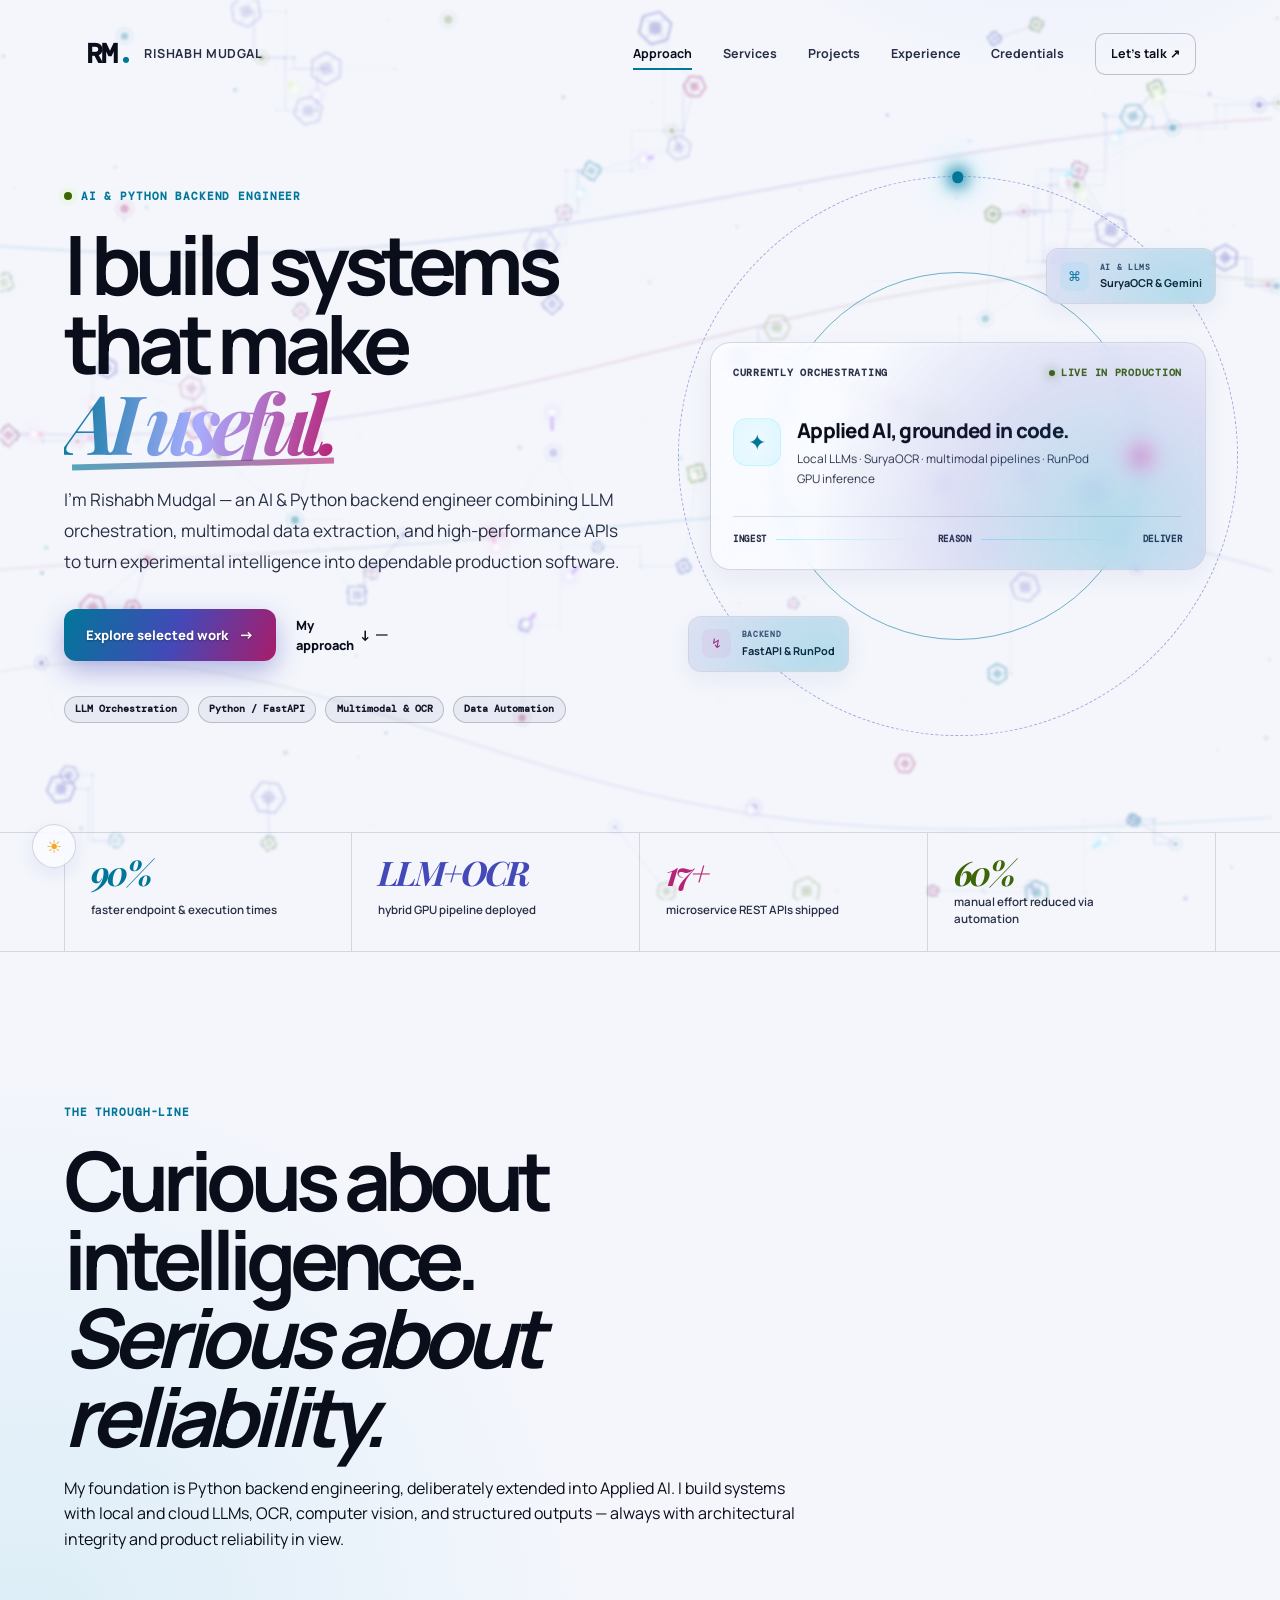
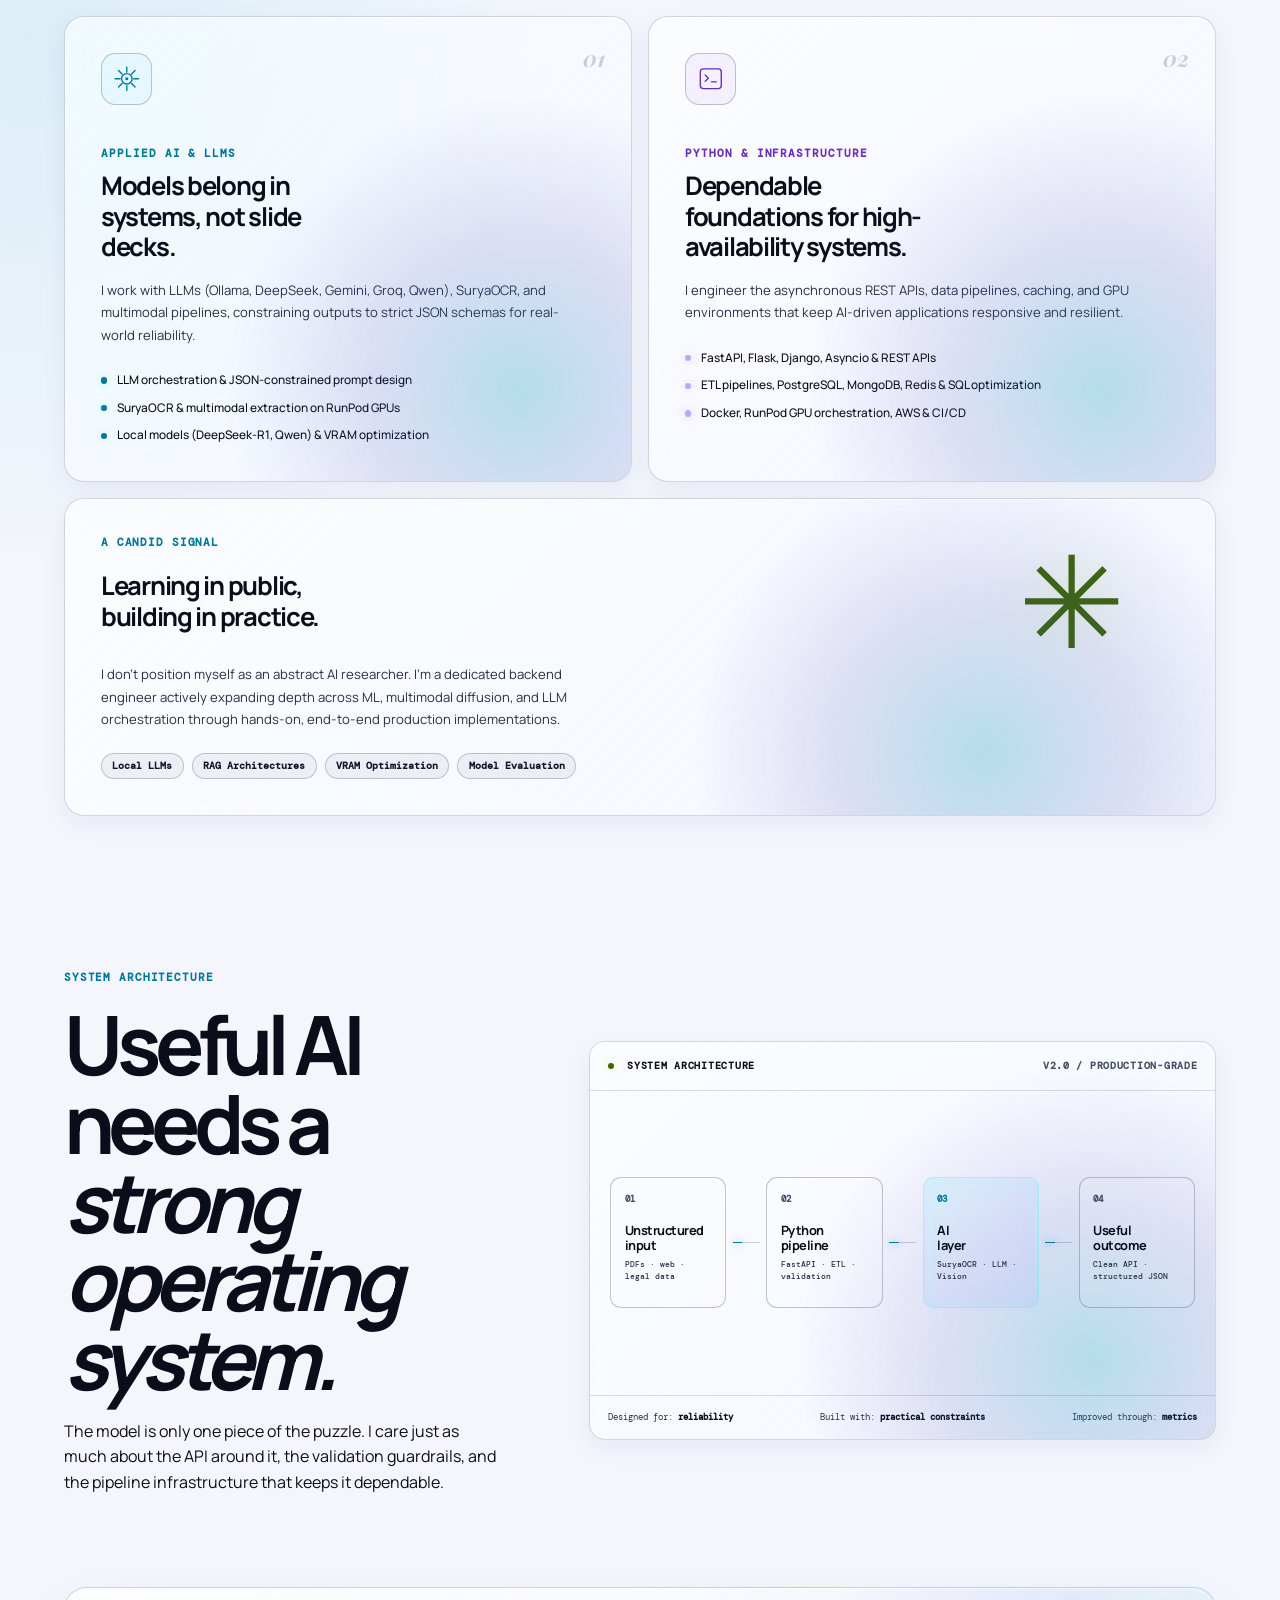
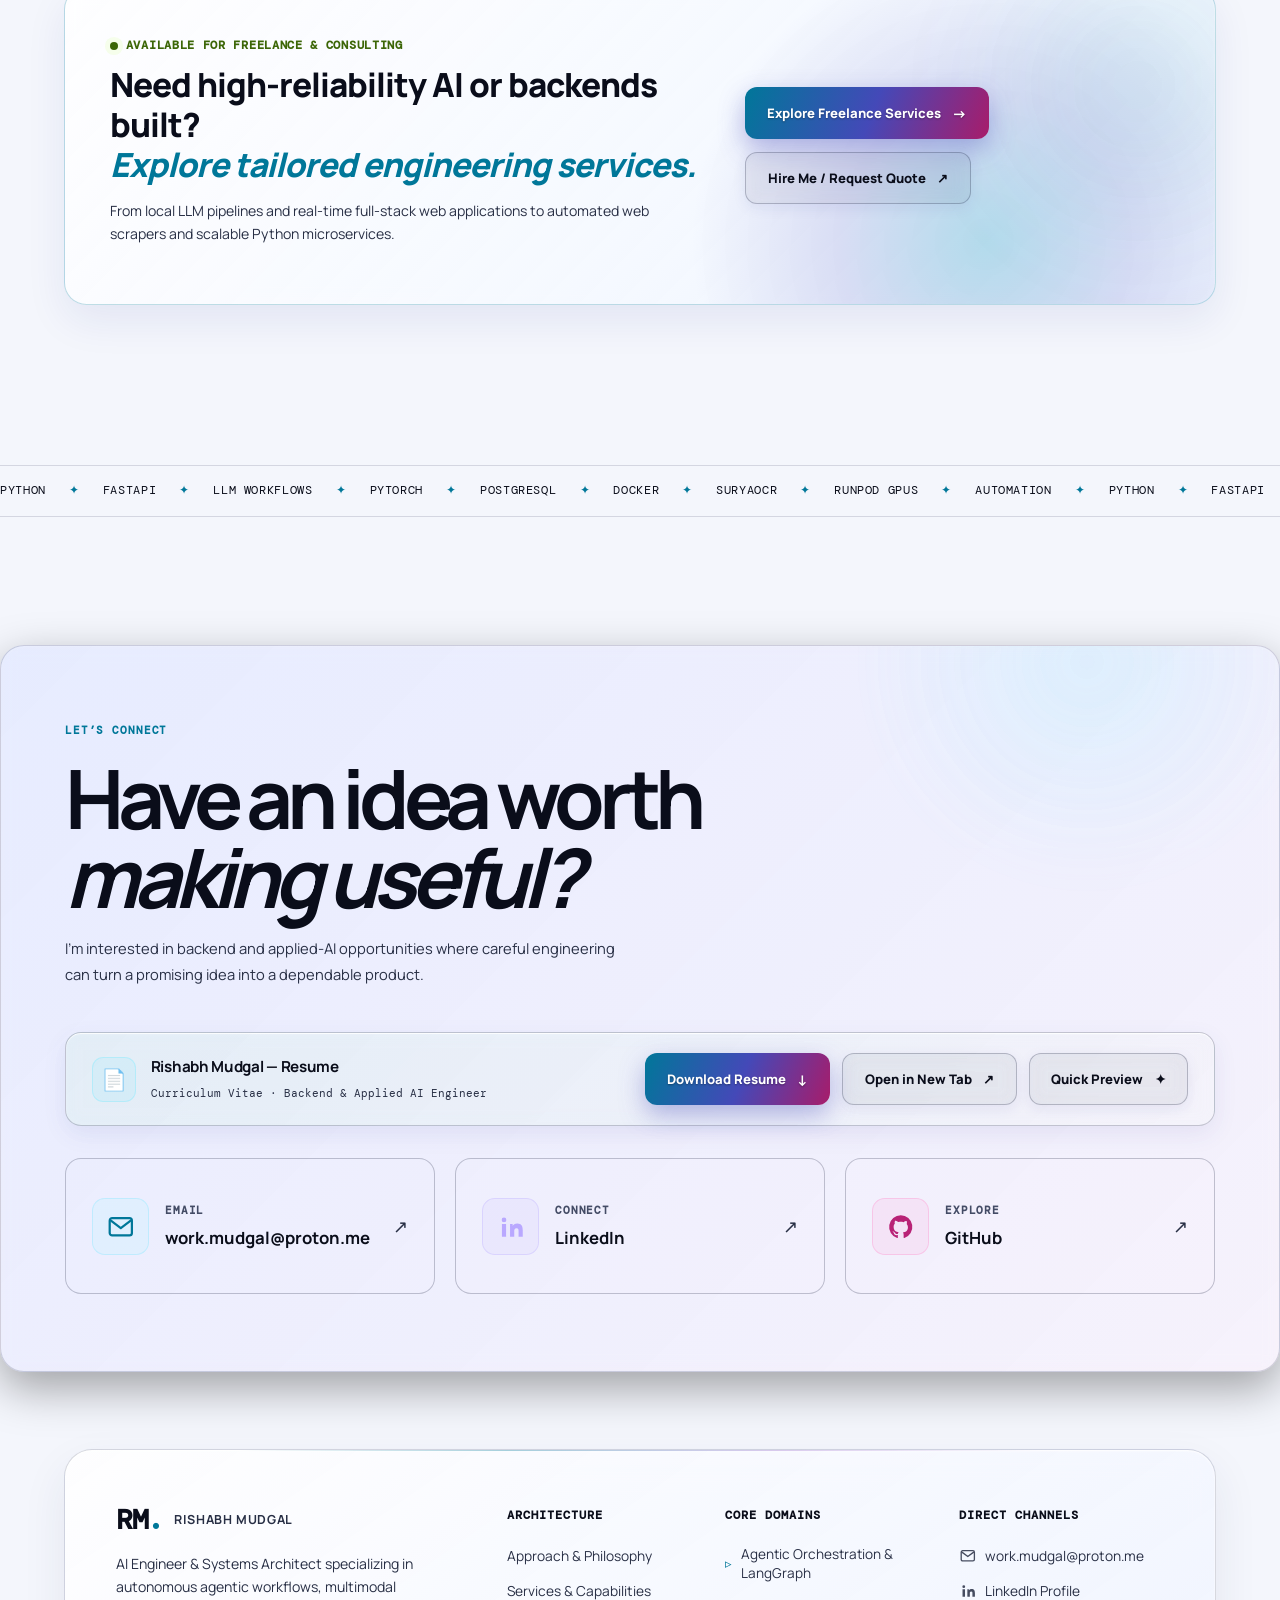
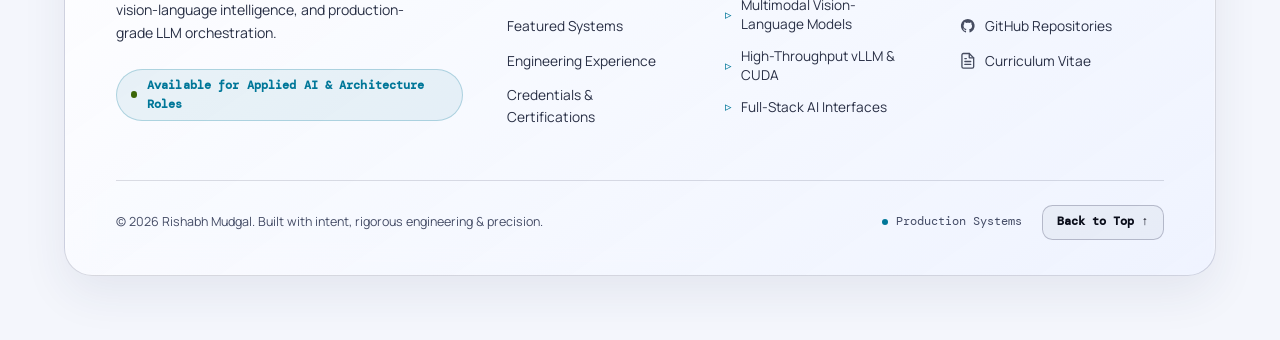
<file: index.html>
<!DOCTYPE html>
<html lang="en" data-theme="light">
  <head>
    <meta charset="UTF-8">
    <meta name="viewport" content="width=device-width, initial-scale=1.0">
    <meta name="description" content="Rishabh Mudgal — AI &amp; Python Backend Engineer specializing in LLM orchestration, multimodal pipelines, and high-performance backend systems.">
    <meta name="theme-color" content="#090914">
    <link rel="icon" href="favicon.svg" type="image/svg+xml">
    <link rel="preconnect" href="https://fonts.googleapis.com">
    <link rel="preconnect" href="https://fonts.gstatic.com" crossorigin>
    <link href="https://fonts.googleapis.com/css2?family=DM+Mono:wght@400;500;600&family=Manrope:wght@400;500;600;700;800&family=Playfair+Display:ital,wght@0,600;0,700;1,600;1,700&display=swap" rel="stylesheet">
    <link rel="stylesheet" href="styles.css?v=2.2">
    <title>Rishabh Mudgal — AI &amp; Python Backend Engineer</title>
  </head>
  <body>
    <a class="skip-link" href="#main-content">Skip to content</a>
    <!-- Interactive Generative Circuit & Wave Canvas -->
    <canvas id="ambient-canvas" class="ambient-canvas" aria-hidden="true"></canvas>



    <div class="ambient ambient--one" aria-hidden="true"></div>
    <div class="ambient ambient--two" aria-hidden="true"></div>
    <div class="cursor-glow" aria-hidden="true"></div>

    <!-- Minimalist Floating Controls -->
    <button class="theme-toggle-float" type="button" aria-label="Switch to dark theme" aria-pressed="true" data-theme-toggle>
      <span class="theme-toggle-float__icon">
        <span class="theme-toggle-float__sun" aria-hidden="true">☀</span>
        <span class="theme-toggle-float__moon" aria-hidden="true">◐</span>
      </span>
    </button>

    <button class="back-to-top" type="button" aria-label="Scroll back to top" data-back-to-top>
      <svg width="20" height="20" viewBox="0 0 24 24" fill="none" stroke="currentColor" stroke-width="2.5" stroke-linecap="round" stroke-linejoin="round" aria-hidden="true">
        <path d="m18 15-6-6-6 6"/>
      </svg>
    </button>

    <!-- Project & Resume Quick Preview Modal -->
    <div class="project-modal" data-project-modal aria-hidden="true" role="dialog" aria-modal="true">
      <div class="project-modal__backdrop" data-modal-backdrop></div>
      <div class="project-modal__dialog">
        <button class="project-modal__close" type="button" aria-label="Close modal" data-modal-close>✕</button>
        <div data-modal-body>
          <!-- Dynamically populated via script.js -->
        </div>
      </div>
    </div>

    <header class="site-header" data-header>
      <a class="brand" href="index.html" aria-label="Rishabh Mudgal — Approach">
        <span class="brand__mark">RM<span>.</span></span>
        <span class="brand__label">Rishabh Mudgal</span>
      </a>
      <nav class="site-nav" id="site-navigation" aria-label="Primary navigation" data-navigation>
        <a class="is-active" href="index.html">Approach</a>
        <a href="services.html">Services</a>
        <a href="projects.html">Projects</a>
        <a href="experience.html">Experience</a>
        <a href="education.html">Credentials</a>
        <a href="#contact" class="nav-contact">Let’s talk <span aria-hidden="true">↗</span></a>
      </nav>
      <button class="menu-toggle" type="button" aria-label="Open navigation menu" aria-controls="site-navigation" aria-expanded="false" data-menu-toggle>
        <span></span><span></span>
      </button>
    </header>

    <main id="main-content">
      <section class="hero section-shell" id="top">
        <div class="hero__grid" aria-hidden="true"></div>
        <div class="hero__copy" data-reveal>
          <p class="eyebrow"><span class="status-dot" aria-hidden="true"></span>AI &amp; Python Backend Engineer</p>
          <h1>I build systems that make <span class="hero__accent">AI useful.</span></h1>
          <p class="hero__lede">
            I’m Rishabh Mudgal — an AI &amp; Python backend engineer combining
            LLM orchestration, multimodal data extraction, and high-performance
            APIs to turn experimental intelligence into dependable production software.
          </p>
          <div class="hero__actions">
            <a class="button button--primary" href="projects.html">Explore selected work <span aria-hidden="true">→</span></a>
            <a class="text-link" href="#approach">My approach <span aria-hidden="true">↓</span></a>
          </div>
          <ul class="hero__chips">
            <li>LLM Orchestration</li>
            <li>Python / FastAPI</li>
            <li>Multimodal &amp; OCR</li>
            <li>Data Automation</li>
          </ul>
        </div>

        <div class="hero-visual" data-reveal data-reveal-delay="180">
          <div class="orbit orbit--outer" aria-hidden="true">
            <div class="orbit-dot orbit-dot--one"></div>
          </div>
          <div class="orbit orbit--inner" aria-hidden="true">
            <div class="orbit-dot orbit-dot--two"></div>
          </div>
          <div class="signal-card glass-card">
            <div class="signal-card__topline">
              <span class="signal-card__label">CURRENTLY ORCHESTRATING</span>
              <span class="live-indicator"><i></i> live in production</span>
            </div>
            <div class="signal-card__core">
              <span class="signal-card__glyph" aria-hidden="true">✦</span>
              <div>
                <p class="signal-card__title">Applied AI, grounded in code.</p>
                <p class="signal-card__caption">Local LLMs · SuryaOCR · multimodal pipelines · RunPod GPU inference</p>
              </div>
            </div>
            <div class="signal-card__meter"><span>ingest</span><i></i><span>reason</span><i></i><span>deliver</span></div>
          </div>
          <div class="floating-card floating-card--api glass-card">
            <span class="floating-card__icon floating-card__icon--blue" aria-hidden="true">⌘</span>
            <div><span>AI &amp; LLMS</span><strong>SuryaOCR &amp; Gemini</strong></div>
          </div>
          <div class="floating-card floating-card--data glass-card">
            <span class="floating-card__icon floating-card__icon--pink" aria-hidden="true">↯</span>
            <div><span>BACKEND</span><strong>FastAPI &amp; RunPod</strong></div>
          </div>
        </div>
      </section>

      <section class="proof-strip section-shell" aria-label="Career highlights" data-reveal>
        <article class="proof-card"><strong>90%</strong><span>faster endpoint &amp; execution times</span></article>
        <article class="proof-card"><strong>LLM+OCR</strong><span>hybrid GPU pipeline deployed</span></article>
        <article class="proof-card"><strong>17+</strong><span>microservice REST APIs shipped</span></article>
        <article class="proof-card"><strong>60%</strong><span>manual effort reduced via automation</span></article>
      </section>

      <section class="section-shell section" id="approach">
        <div class="section-heading" data-reveal>
          <p class="eyebrow">The Through-Line</p>
          <h2>Curious about intelligence.<br><em>Serious about reliability.</em></h2>
          <p>
            My foundation is Python backend engineering, deliberately extended into Applied AI.
            I build systems with local and cloud LLMs, OCR, computer vision, and structured outputs —
            always with architectural integrity and product reliability in view.
          </p>
        </div>

        <div class="focus-grid">
          <article class="focus-card focus-card--ai glass-card" data-reveal>
            <div class="focus-card__number">01</div>
            <div class="focus-card__icon" aria-hidden="true">
              <svg viewBox="0 0 48 48" fill="none">
                <path d="M24 5v8M24 35v8M5 24h8M35 24h8M10.6 10.6l5.7 5.7M31.7 31.7l5.7 5.7M37.4 10.6l-5.7 5.7M16.3 31.7l-5.7 5.7" stroke="currentColor" stroke-width="2.2" stroke-linecap="round"/>
                <circle cx="24" cy="24" r="8.5" stroke="currentColor" stroke-width="2.2"/>
                <circle cx="24" cy="24" r="2.5" fill="currentColor"/>
              </svg>
            </div>
            <p class="focus-card__kicker">Applied AI &amp; LLMs</p>
            <h3>Models belong in systems, not slide decks.</h3>
            <p>I work with LLMs (Ollama, DeepSeek, Gemini, Groq, Qwen), SuryaOCR, and multimodal pipelines, constraining outputs to strict JSON schemas for real-world reliability.</p>
            <ul>
              <li>LLM orchestration &amp; JSON-constrained prompt design</li>
              <li>SuryaOCR &amp; multimodal extraction on RunPod GPUs</li>
              <li>Local models (DeepSeek-R1, Qwen) &amp; VRAM optimization</li>
            </ul>
          </article>

          <article class="focus-card focus-card--python glass-card" data-reveal data-reveal-delay="100">
            <div class="focus-card__number">02</div>
            <div class="focus-card__icon" aria-hidden="true">
              <svg viewBox="0 0 48 48" fill="none">
                <rect x="7" y="8" width="34" height="32" rx="5" stroke="currentColor" stroke-width="2.2"/>
                <path d="m15 18 5 5-5 5M25 29h8" stroke="currentColor" stroke-width="2.2" stroke-linecap="round" stroke-linejoin="round"/>
              </svg>
            </div>
            <p class="focus-card__kicker">Python &amp; Infrastructure</p>
            <h3>Dependable foundations for high-availability systems.</h3>
            <p>I engineer the asynchronous REST APIs, data pipelines, caching, and GPU environments that keep AI-driven applications responsive and resilient.</p>
            <ul>
              <li>FastAPI, Flask, Django, Asyncio &amp; REST APIs</li>
              <li>ETL pipelines, PostgreSQL, MongoDB, Redis &amp; SQL optimization</li>
              <li>Docker, RunPod GPU orchestration, AWS &amp; CI/CD</li>
            </ul>
          </article>

          <aside class="learning-card glass-card" data-reveal data-reveal-delay="180">
            <div class="learning-card__spark" aria-hidden="true">✳</div>
            <p class="eyebrow">A Candid Signal</p>
            <h3>Learning in public, building in practice.</h3>
            <p>I don’t position myself as an abstract AI researcher. I’m a dedicated backend engineer actively expanding depth across ML, multimodal diffusion, and LLM orchestration through hands-on, end-to-end production implementations.</p>
            <div class="learning-card__topics"><span>Local LLMs</span><span>RAG Architectures</span><span>VRAM Optimization</span><span>Model Evaluation</span></div>
          </aside>
        </div>
      </section>

      <section class="section-shell section systems" id="stack">
        <div class="systems__intro" data-reveal>
          <p class="eyebrow">System Architecture</p>
          <h2>Useful AI needs a<br><em>strong operating system.</em></h2>
          <p>The model is only one piece of the puzzle. I care just as much about the API around it, the validation guardrails, and the pipeline infrastructure that keeps it dependable.</p>
        </div>
        <div class="system-board glass-card" data-reveal data-reveal-delay="100">
          <div class="system-board__top"><span><i></i> system architecture</span><span>v2.0 / production-grade</span></div>
          <div class="system-flow">
            <div class="flow-node flow-node--input"><span class="flow-node__icon">01</span><strong>Unstructured<br>input</strong><small>PDFs · web · legal data</small></div>
            <div class="flow-line"><i></i></div>
            <div class="flow-node flow-node--process"><span class="flow-node__icon">02</span><strong>Python<br>pipeline</strong><small>FastAPI · ETL · validation</small></div>
            <div class="flow-line"><i></i></div>
            <div class="flow-node flow-node--ai"><span class="flow-node__icon">03</span><strong>AI<br>layer</strong><small>SuryaOCR · LLM · Vision</small></div>
            <div class="flow-line"><i></i></div>
            <div class="flow-node flow-node--outcome"><span class="flow-node__icon">04</span><strong>Useful<br>outcome</strong><small>Clean API · structured JSON</small></div>
          </div>
          <div class="system-board__footer"><span>Designed for: <b>reliability</b></span><span>Built with: <b>practical constraints</b></span><span>Improved through: <b>metrics</b></span></div>
        </div>
      </section>

      <!-- Freelance & Consulting Teaser Banner -->
      <section class="section-shell section" style="padding-top: 1.5rem; padding-bottom: 2rem;">
        <div class="service-cta glass-card" data-reveal>
          <div class="service-cta__glow" aria-hidden="true"></div>
          <div class="service-cta__content">
            <div class="service-cta__info">
              <span class="service-cta__label"><span class="status-dot" aria-hidden="true"></span>AVAILABLE FOR FREELANCE &amp; CONSULTING</span>
              <h3>Need high-reliability AI or backends built?<br><em>Explore tailored engineering services.</em></h3>
              <p>
                From local LLM pipelines and real-time full-stack web applications to automated web scrapers and scalable Python microservices.
              </p>
            </div>
            <div class="service-cta__actions">
              <a class="button button--primary" href="services.html">
                Explore Freelance Services <span>→</span>
              </a>
              <a class="button button--secondary" href="mailto:work.mudgal@proton.me?subject=Freelance%20Project%20Inquiry%20-%20Rishabh%20Mudgal">
                Hire Me / Request Quote <span>↗</span>
              </a>
            </div>
          </div>
        </div>
      </section>
    </main>

    <section class="skill-ticker" aria-label="Tools and technologies">
      <div class="skill-ticker__track">
        <span>Python</span><i>✦</i><span>FastAPI</span><i>✦</i><span>LLM Workflows</span><i>✦</i><span>PyTorch</span><i>✦</i><span>PostgreSQL</span><i>✦</i><span>Docker</span><i>✦</i><span>SuryaOCR</span><i>✦</i><span>RunPod GPUs</span><i>✦</i><span>Automation</span><i>✦</i><span>Python</span><i>✦</i><span>FastAPI</span><i>✦</i><span>LLM Workflows</span><i>✦</i><span>PyTorch</span><i>✦</i><span>PostgreSQL</span><i>✦</i><span>Docker</span><i>✦</i><span>SuryaOCR</span><i>✦</i><span>RunPod GPUs</span><i>✦</i><span>Automation</span><i>✦</i>
      </div>
    </section>

    <!-- Contact Section with Resume Action Box -->
    <section class="section-shell contact contact--expanded" id="contact">
      <div class="contact__glow" aria-hidden="true"></div>
      <div class="contact__content" data-reveal>
        <p class="eyebrow">Let’s Connect</p>
        <h2>Have an idea worth<br><em>making useful?</em></h2>
        <p>I’m interested in backend and applied-AI opportunities where careful engineering can turn a promising idea into a dependable product.</p>
      </div>

      <!-- Resume Action Box -->
      <div class="resume-action-box" data-reveal>
        <div class="resume-action-box__info">
          <div class="resume-action-box__icon" aria-hidden="true">📄</div>
          <div class="resume-action-box__text">
            <strong>Rishabh Mudgal — Resume</strong>
            <span>Curriculum Vitae · Backend &amp; Applied AI Engineer</span>
          </div>
        </div>
        <div class="resume-action-box__btns">
          <a class="button button--primary" href="media/resume.pdf" download>Download Resume <span>↓</span></a>
          <a class="button button--secondary" href="media/resume.pdf" target="_blank">Open in New Tab <span>↗</span></a>
          <button class="button button--secondary" type="button" data-resume-preview>Quick Preview <span>✦</span></button>
        </div>
      </div>

      <div class="contact__channels" data-reveal data-reveal-delay="100">
        <a class="contact-channel" href="mailto:work.mudgal@proton.me">
          <span class="contact-channel__icon" aria-hidden="true"><svg width="24" height="24" viewBox="0 0 24 24" fill="none"><rect x="3" y="5" width="18" height="14" rx="2" stroke="currentColor" stroke-width="1.8"/><path d="m4 7 8 6 8-6" stroke="currentColor" stroke-width="1.8" stroke-linecap="round" stroke-linejoin="round"/></svg></span>
          <span class="contact-channel__copy"><small>Email</small><strong>work.mudgal@proton.me</strong></span><span class="contact-channel__arrow" aria-hidden="true">↗</span>
        </a>
        <a class="contact-channel" href="https://linkedin.com/in/mr-mudgal" target="_blank" rel="noreferrer">
          <span class="contact-channel__icon" aria-hidden="true"><svg width="24" height="24" viewBox="0 0 24 24" fill="currentColor"><path d="M6.5 8.3A1.9 1.9 0 1 0 6.5 4.5a1.9 1.9 0 0 0 0 3.8ZM4.8 9.8h3.4V20H4.8V9.8Zm5.5 0h3.2v1.4h.1c.5-.9 1.7-1.8 3.6-1.8 3.8 0 4.5 2.4 4.5 5.6v5h-3.4v-4.4c0-1.1 0-2.5-1.6-2.5s-1.9 1.2-1.9 2.4V20h-3.4V9.8Z"/></svg></span>
          <span class="contact-channel__copy"><small>Connect</small><strong>LinkedIn</strong></span><span class="contact-channel__arrow" aria-hidden="true">↗</span>
        </a>
        <a class="contact-channel" href="https://github.com/mr-mudgal" target="_blank" rel="noreferrer">
          <span class="contact-channel__icon" aria-hidden="true"><svg width="24" height="24" viewBox="0 0 24 24" fill="currentColor"><path d="M12 2.6a9.5 9.5 0 0 0-3 18.5c.5.1.6-.2.6-.5v-1.9c-2.5.5-3-1.1-3-1.1-.4-1-.9-1.3-.9-1.3-.8-.5.1-.5.1-.5.9.1 1.4 1 1.4 1 .8 1.4 2 1 2.5.8.1-.6.3-1 .6-1.2-2-.2-4.1-1-4.1-4.4 0-1 .4-1.8 1-2.4-.1-.2-.4-1.1.1-2.4 0 0 .8-.3 2.5.9A8.6 8.6 0 0 1 12 8c.8 0 1.5.1 2.2.3 1.7-1.2 2.5-.9 2.5-.9.5 1.3.2 2.2.1 2.4.6.7 1 1.5 1 2.4 0 3.4-2.1 4.2-4.1 4.4.3.3.6.8.6 1.6v2.4c0 .2.2.6.6.5A9.5 9.5 0 0 0 12 2.6Z"/></svg></span>
          <span class="contact-channel__copy"><small>Explore</small><strong>GitHub</strong></span><span class="contact-channel__arrow" aria-hidden="true">↗</span>
        </a>
      </div>
    </section>

    <footer class="site-footer section-shell" role="contentinfo">
      <div class="footer-card" data-reveal>
        <div class="footer-main">
          <!-- Brand & Role Summary -->
          <div class="footer-brand-col">
            <a class="brand brand--footer" href="#top" aria-label="Rishabh Mudgal — Back to Top">
              <span class="brand__mark">RM<span>.</span></span>
              <span class="brand__label">Rishabh Mudgal</span>
            </a>
            <p class="footer-bio">
              AI Engineer &amp; Systems Architect specializing in autonomous agentic workflows, multimodal vision-language intelligence, and production-grade LLM orchestration.
            </p>
            <div class="footer-status-pill">
              <span class="status-pulse-dot" aria-hidden="true"></span>
              <span>Available for Applied AI &amp; Architecture Roles</span>
            </div>
          </div>

          <!-- Navigation / Systems -->
          <div class="footer-nav-col">
            <h4 class="footer-heading">Architecture</h4>
            <nav class="footer-links" aria-label="Site Navigation">
              <a href="index.html">Approach &amp; Philosophy</a>
              <a href="services.html">Services &amp; Capabilities</a>
              <a href="projects.html">Featured Systems</a>
              <a href="experience.html">Engineering Experience</a>
              <a href="education.html">Credentials &amp; Certifications</a>
            </nav>
          </div>

          <!-- Core Domains -->
          <div class="footer-nav-col">
            <h4 class="footer-heading">Core Domains</h4>
            <ul class="footer-stack-list">
              <li><span>Agentic Orchestration &amp; LangGraph</span></li>
              <li><span>Multimodal Vision-Language Models</span></li>
              <li><span>High-Throughput vLLM &amp; CUDA</span></li>
              <li><span>Full-Stack AI Interfaces</span></li>
            </ul>
          </div>

          <!-- Direct Channels -->
          <div class="footer-nav-col">
            <h4 class="footer-heading">Direct Channels</h4>
            <nav class="footer-links" aria-label="Direct Contact Links">
              <a href="mailto:work.mudgal@proton.me" class="footer-link-highlight">
                <svg class="footer-link-icon" width="18" height="18" viewBox="0 0 24 24" fill="none" stroke="currentColor" stroke-width="1.8" stroke-linecap="round" stroke-linejoin="round" aria-hidden="true"><rect x="3" y="5" width="18" height="14" rx="2"/><path d="m4 7 8 6 8-6"/></svg>
                <span>work.mudgal@proton.me</span>
                <span class="footer-arrow" aria-hidden="true">↗</span>
              </a>
              <a href="https://linkedin.com/in/mr-mudgal" target="_blank" rel="noreferrer">
                <svg class="footer-link-icon" width="18" height="18" viewBox="0 0 24 24" fill="currentColor" aria-hidden="true"><path d="M6.5 8.3A1.9 1.9 0 1 0 6.5 4.5a1.9 1.9 0 0 0 0 3.8ZM4.8 9.8h3.4V20H4.8V9.8Zm5.5 0h3.2v1.4h.1c.5-.9 1.7-1.8 3.6-1.8 3.8 0 4.5 2.4 4.5 5.6v5h-3.4v-4.4c0-1.1 0-2.5-1.6-2.5s-1.9 1.2-1.9 2.4V20h-3.4V9.8Z"/></svg>
                <span>LinkedIn Profile</span>
                <span class="footer-arrow" aria-hidden="true">↗</span>
              </a>
              <a href="https://github.com/mr-mudgal" target="_blank" rel="noreferrer">
                <svg class="footer-link-icon" width="18" height="18" viewBox="0 0 24 24" fill="currentColor" aria-hidden="true"><path d="M12 2.6a9.5 9.5 0 0 0-3 18.5c.5.1.6-.2.6-.5v-1.9c-2.5.5-3-1.1-3-1.1-.4-1-.9-1.3-.9-1.3-.8-.5.1-.5.1-.5.9.1 1.4 1 1.4 1 .8 1.4 2 1 2.5.8.1-.6.3-1 .6-1.2-2-.2-4.1-1-4.1-4.4 0-1 .4-1.8 1-2.4-.1-.2-.4-1.1.1-2.4 0 0 .8-.3 2.5.9A8.6 8.6 0 0 1 12 8c.8 0 1.5.1 2.2.3 1.7-1.2 2.5-.9 2.5-.9.5 1.3.2 2.2.1 2.4.6.7 1 1.5 1 2.4 0 3.4-2.1 4.2-4.1 4.4.3.3.6.8.6 1.6v2.4c0 .2.2.6.6.5A9.5 9.5 0 0 0 12 2.6Z"/></svg>
                <span>GitHub Repositories</span>
                <span class="footer-arrow" aria-hidden="true">↗</span>
              </a>
              <a href="media/resume.pdf" target="_blank" rel="noreferrer">
                <svg class="footer-link-icon" width="18" height="18" viewBox="0 0 24 24" fill="none" stroke="currentColor" stroke-width="1.8" stroke-linecap="round" stroke-linejoin="round" aria-hidden="true"><path d="M14 2H6a2 2 0 0 0-2 2v16a2 2 0 0 0 2 2h12a2 2 0 0 0 2-2V8z"/><polyline points="14 2 14 8 20 8"/><line x1="16" y1="13" x2="8" y2="13"/><line x1="16" y1="17" x2="8" y2="17"/><polyline points="10 9 9 9 8 9"/></svg>
                <span>Curriculum Vitae</span>
                <span class="footer-arrow" aria-hidden="true">↗</span>
              </a>
            </nav>
          </div>
        </div>

        <!-- Sub-Footer / Meta -->
        <div class="footer-bottom">
          <div class="footer-bottom__copy">
            <p>© <span data-year></span> Rishabh Mudgal. Built with intent, rigorous engineering &amp; precision.</p>
          </div>
          <div class="footer-bottom__meta">
            <span class="footer-badge"><span class="badge-dot" aria-hidden="true"></span> Production Systems</span>
            <a href="#top" class="footer-back-to-top" aria-label="Back to top">
              <span>Back to Top</span>
              <span class="footer-back-arrow" aria-hidden="true">↑</span>
            </a>
          </div>
        </div>
      </div>
    </footer>
    <script src="data/projects-data.js?v=2.2"></script>
    <script src="data/certificates-data.js?v=2.2"></script>
    <script src="script.js?v=2.2" defer></script>
  </body>
</html>
</file>
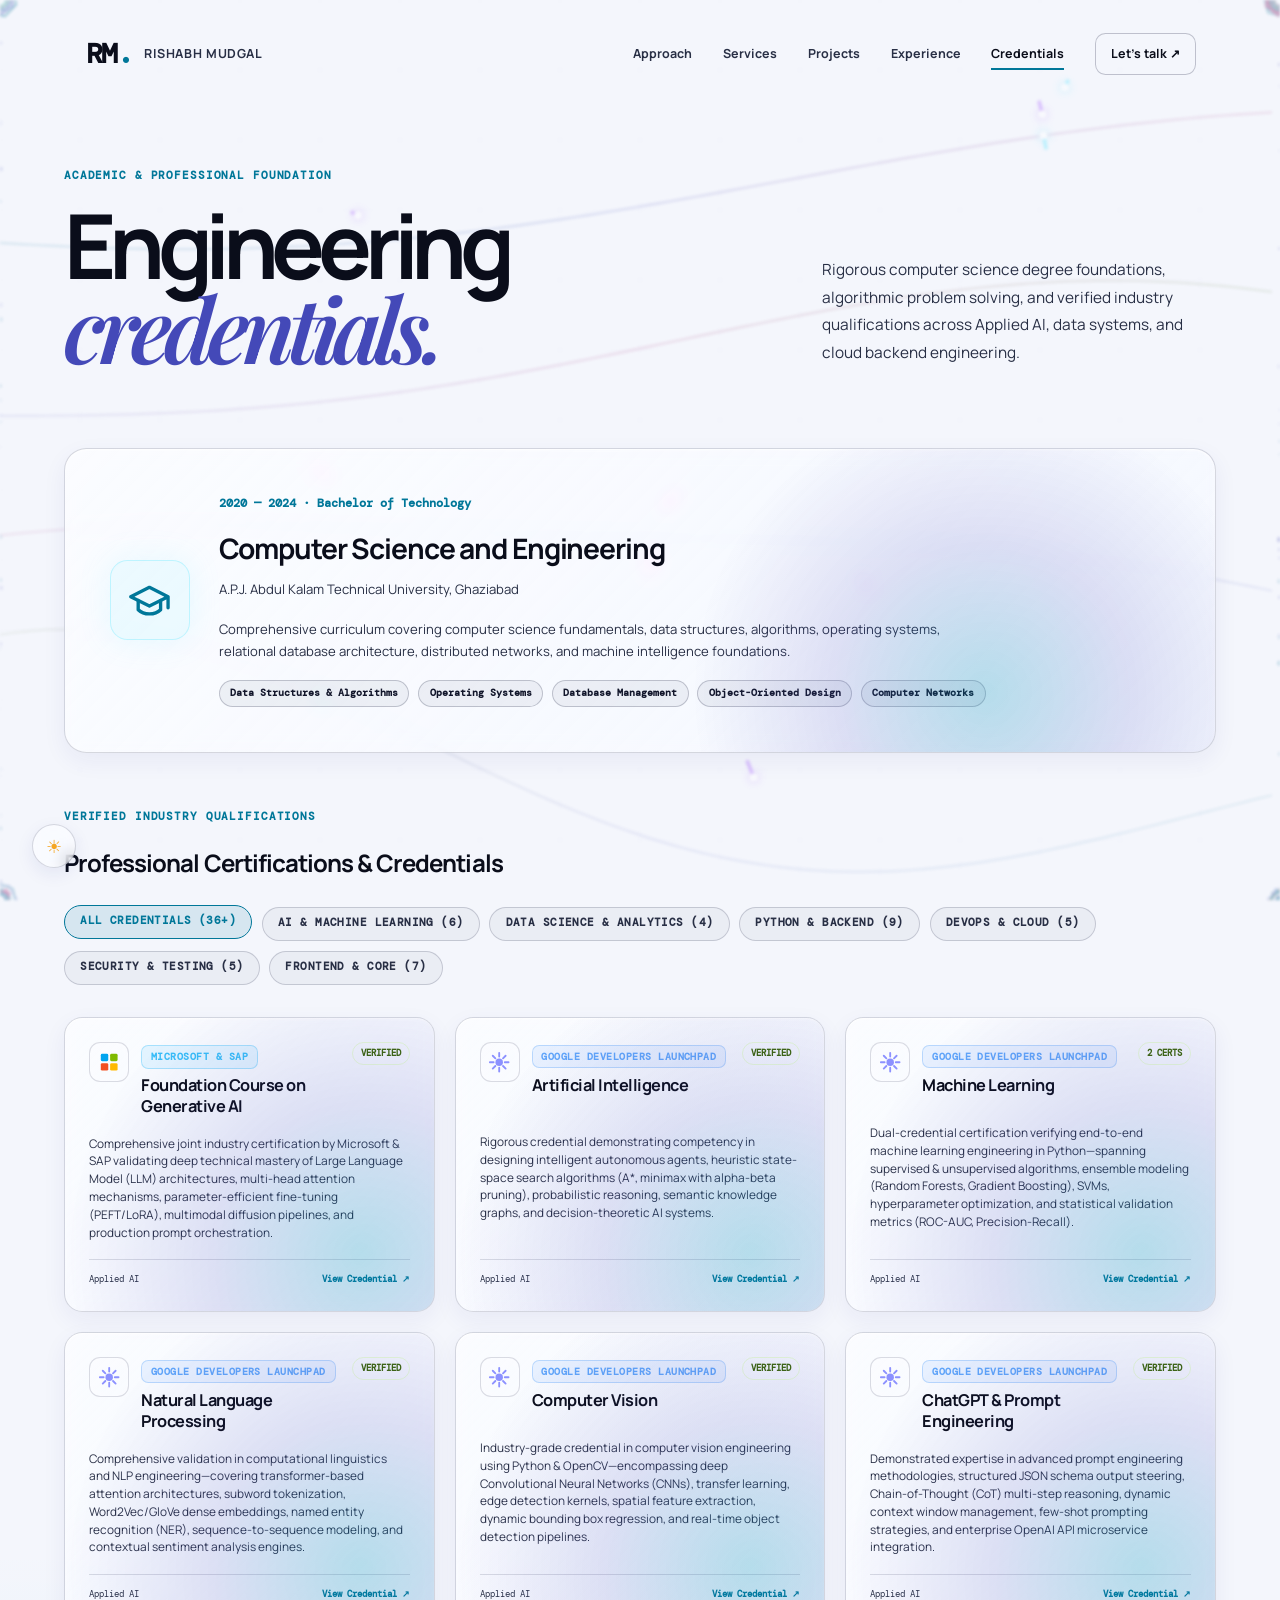
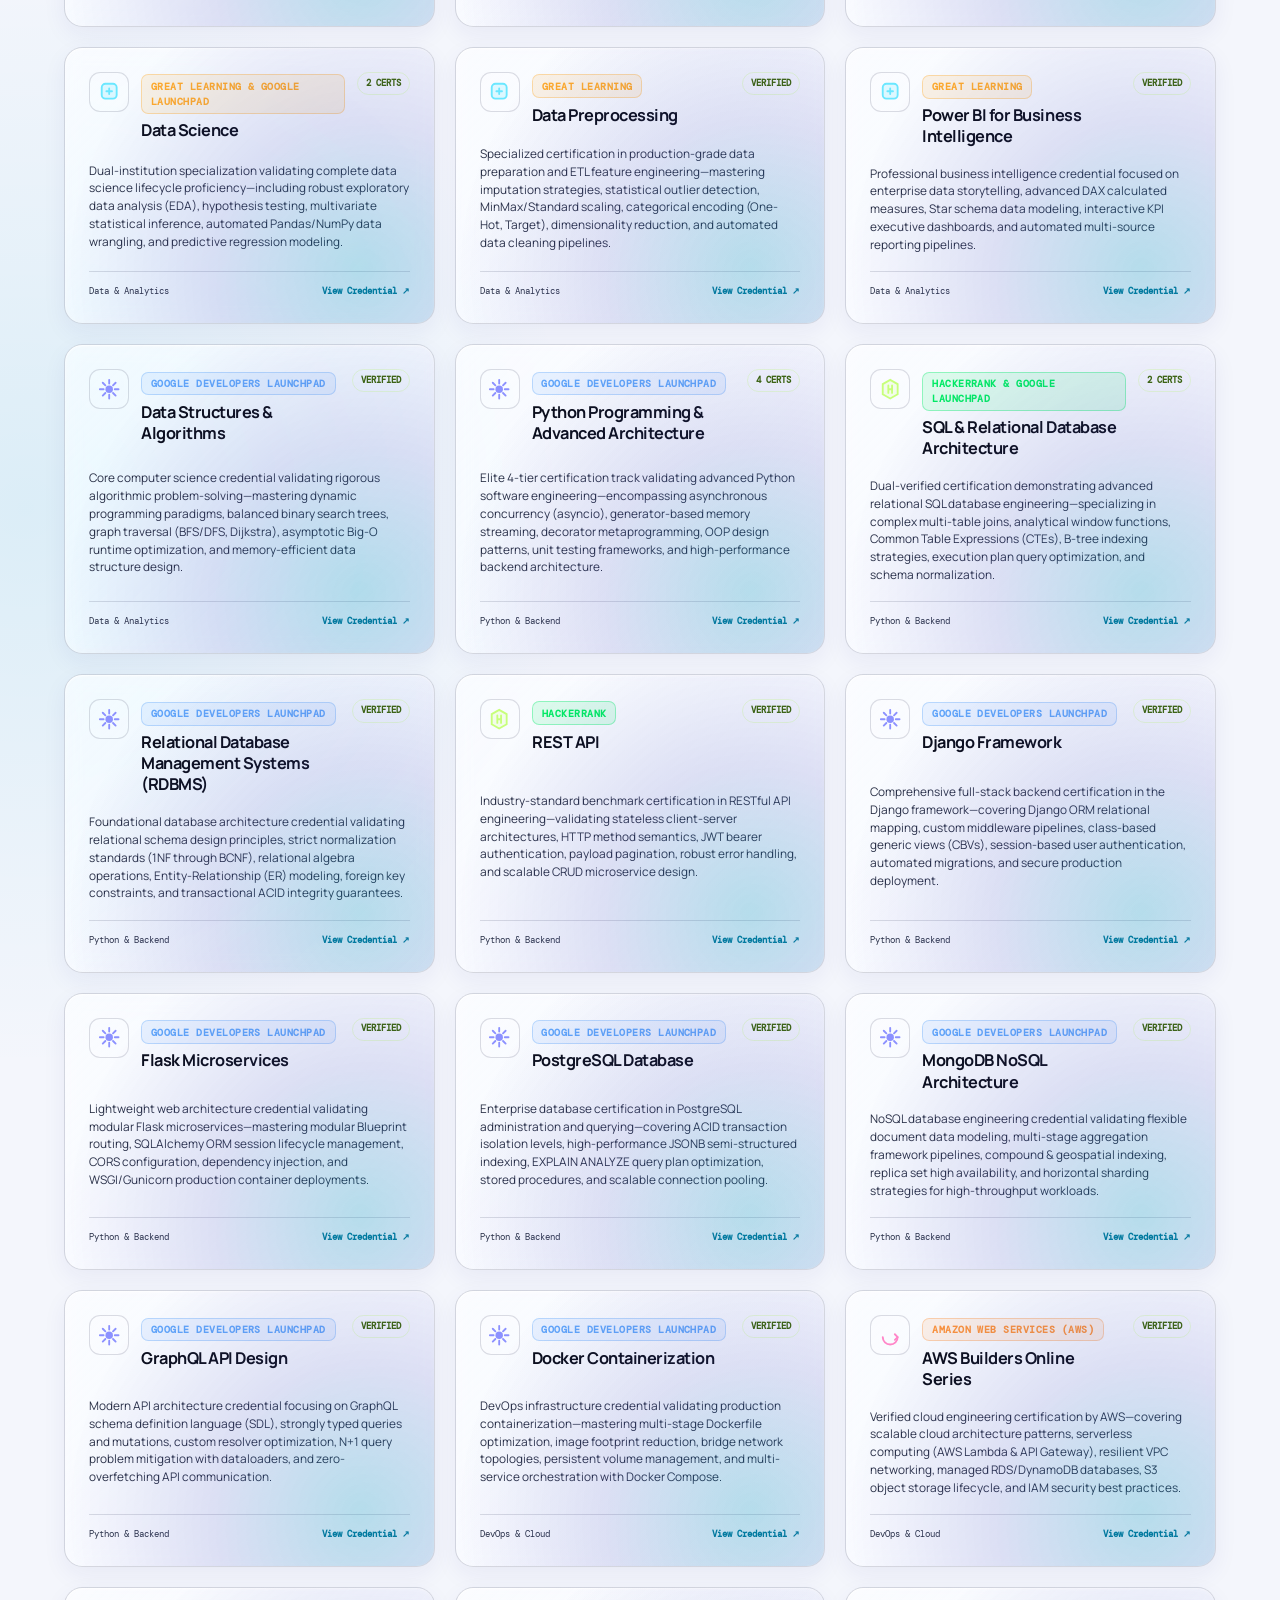
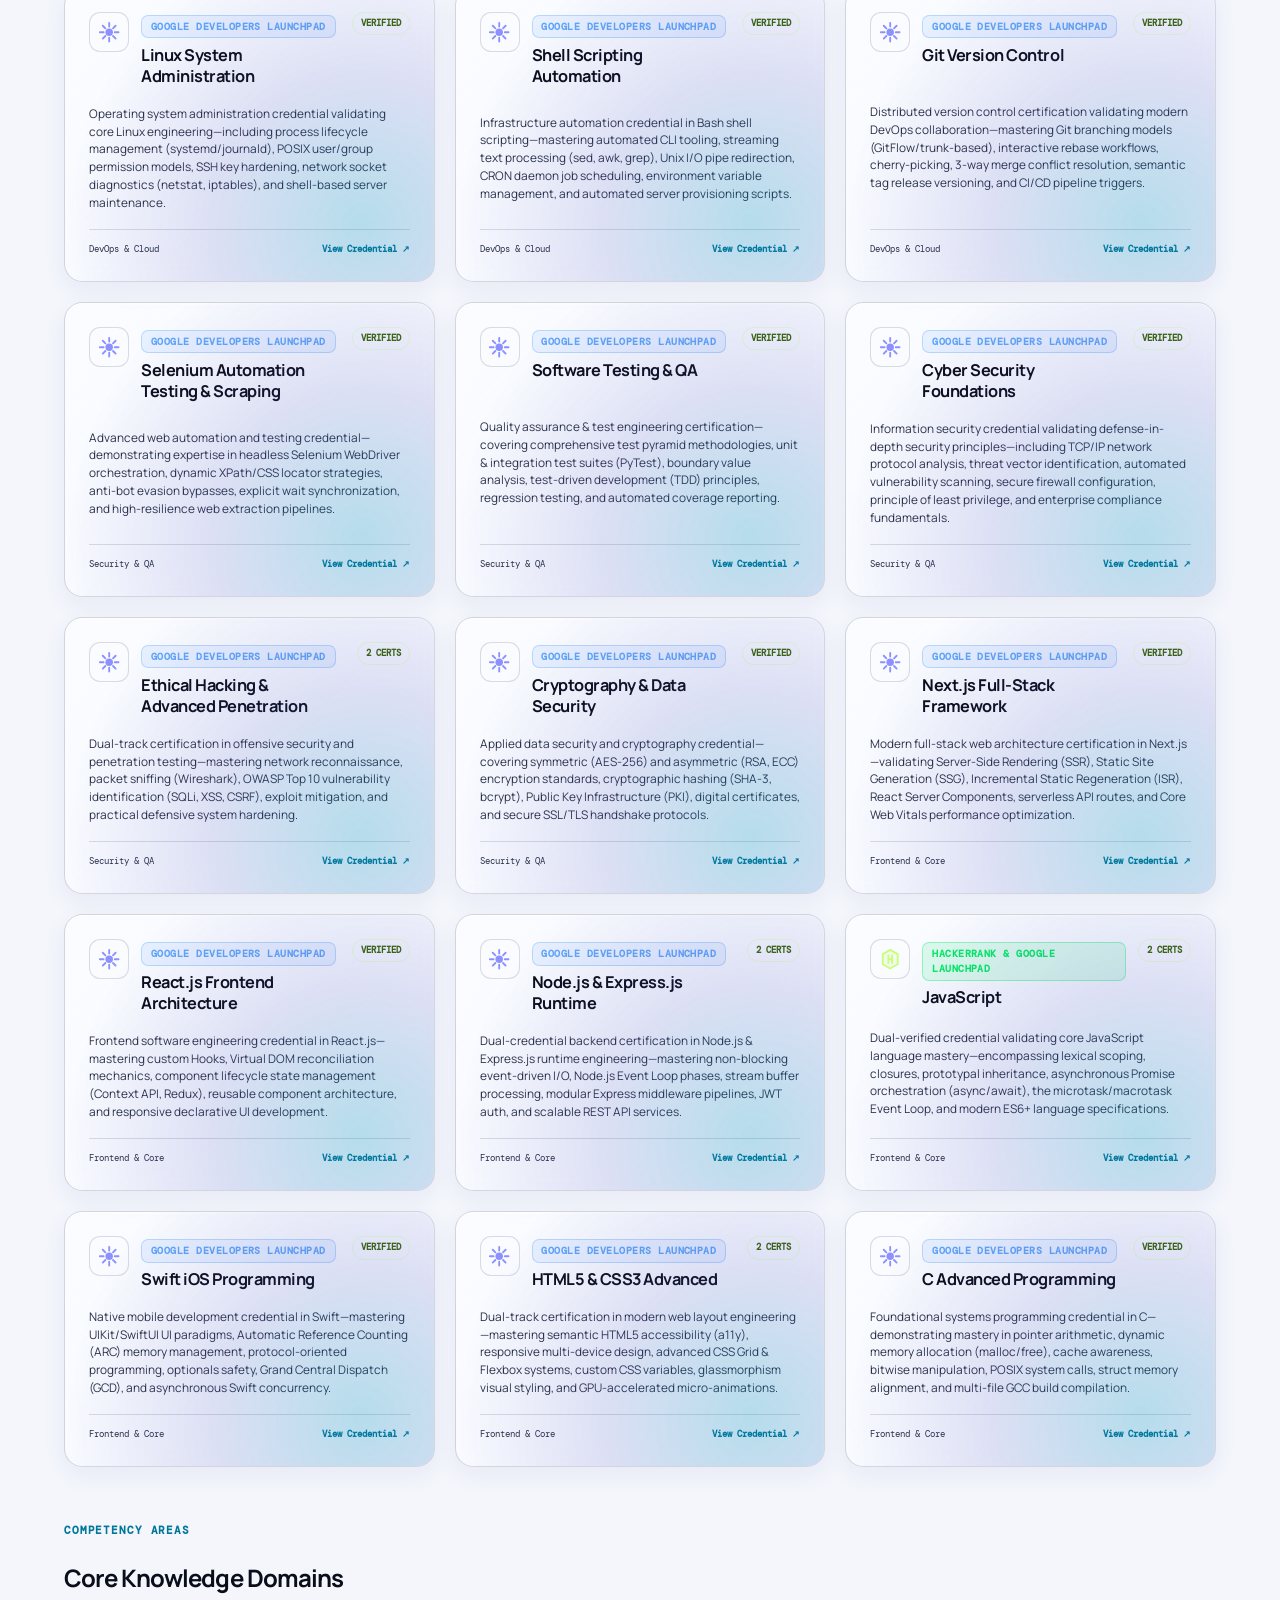
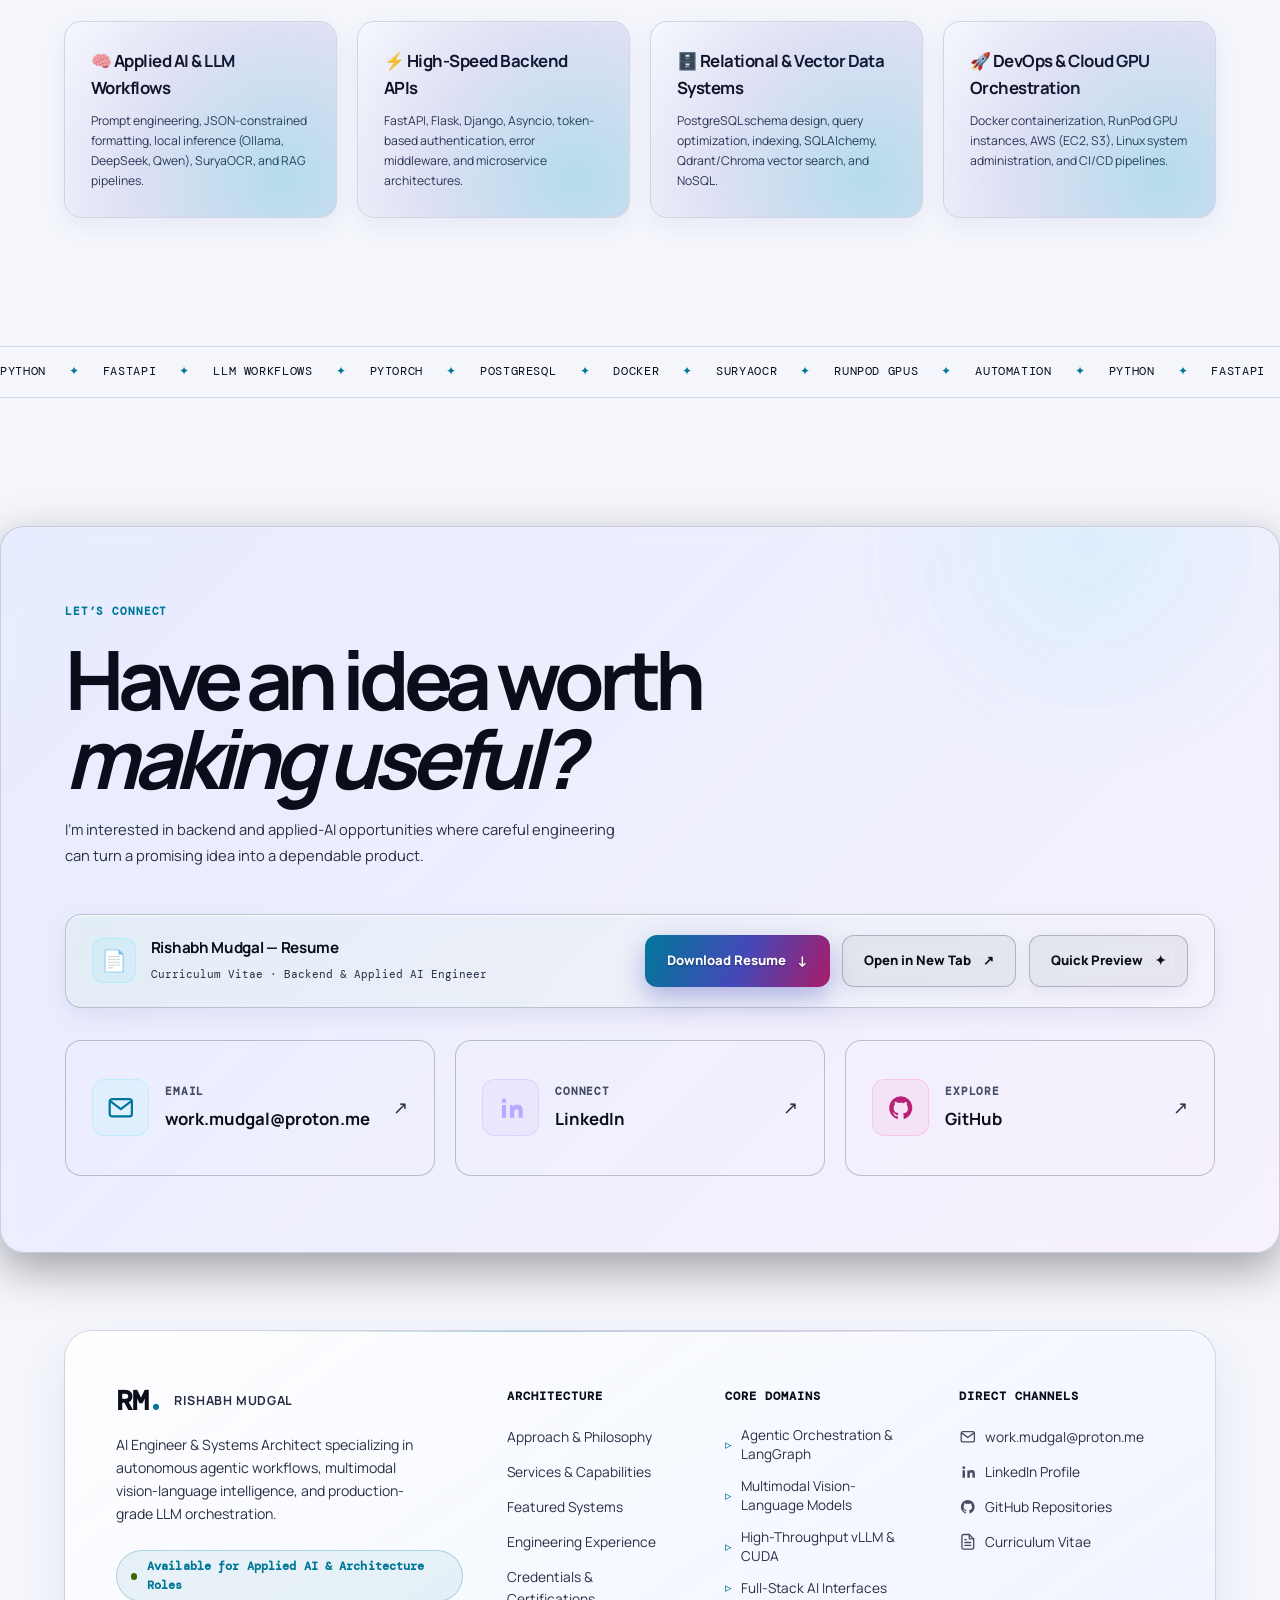
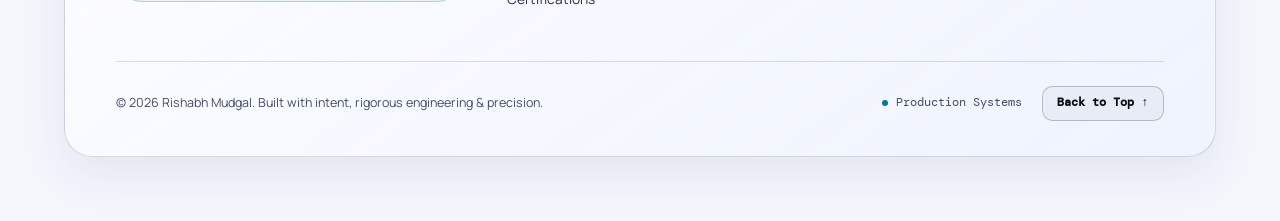
<file: education.html>
<!DOCTYPE html>
<html lang="en" data-theme="light">
  <head>
    <meta charset="UTF-8">
    <meta name="viewport" content="width=device-width, initial-scale=1.0">
    <meta name="description" content="Academic foundations, verified professional certifications, and technical credentials of Rishabh Mudgal — B.Tech CSE, Applied AI, Python, SQL, and Cloud Automation.">
    <meta name="theme-color" content="#090914">
    <link rel="icon" href="favicon.svg" type="image/svg+xml">
    <link rel="preconnect" href="https://fonts.googleapis.com">
    <link rel="preconnect" href="https://fonts.gstatic.com" crossorigin>
    <link href="https://fonts.googleapis.com/css2?family=DM+Mono:wght@400;500;600&family=Manrope:wght@400;500;600;700;800&family=Playfair+Display:ital,wght@0,600;0,700;1,600;1,700&display=swap" rel="stylesheet">
    <link rel="stylesheet" href="styles.css?v=2.2">
    <title>Credentials &amp; Qualifications — Rishabh Mudgal</title>
  </head>
  <body>
    <a class="skip-link" href="#main-content">Skip to content</a>
    <!-- Interactive Generative Circuit & Wave Canvas -->
    <canvas id="ambient-canvas" class="ambient-canvas" aria-hidden="true"></canvas>

    <div class="ambient ambient--one" aria-hidden="true"></div>
    <div class="ambient ambient--two" aria-hidden="true"></div>
    <div class="cursor-glow" aria-hidden="true"></div>

    <!-- Minimalist Floating Controls -->
    <button class="theme-toggle-float" type="button" aria-label="Switch to dark theme" aria-pressed="true" data-theme-toggle>
      <span class="theme-toggle-float__icon">
        <span class="theme-toggle-float__sun" aria-hidden="true">☀</span>
        <span class="theme-toggle-float__moon" aria-hidden="true">◐</span>
      </span>
    </button>

    <button class="back-to-top" type="button" aria-label="Scroll back to top" data-back-to-top>
      <svg width="20" height="20" viewBox="0 0 24 24" fill="none" stroke="currentColor" stroke-width="2.5" stroke-linecap="round" stroke-linejoin="round" aria-hidden="true">
        <path d="m18 15-6-6-6 6"/>
      </svg>
    </button>

    <!-- Interactive Certificate / Slideshow Modal -->
    <div class="project-modal" data-project-modal aria-hidden="true" role="dialog" aria-modal="true">
      <div class="project-modal__backdrop" data-modal-backdrop></div>
      <div class="project-modal__dialog">
        <button class="project-modal__close" type="button" aria-label="Close modal" data-modal-close>✕</button>
        <div data-modal-body>
          <!-- Dynamically populated via script.js -->
        </div>
      </div>
    </div>

    <header class="site-header" data-header>
      <a class="brand" href="index.html" aria-label="Rishabh Mudgal — Approach">
        <span class="brand__mark">RM<span>.</span></span>
        <span class="brand__label">Rishabh Mudgal</span>
      </a>
      <nav class="site-nav" id="site-navigation" aria-label="Primary navigation" data-navigation>
        <a href="index.html">Approach</a>
        <a href="services.html">Services</a>
        <a href="projects.html">Projects</a>
        <a href="experience.html">Experience</a>
        <a class="is-active" href="education.html">Credentials</a>
        <a href="#contact" class="nav-contact">Let’s talk <span aria-hidden="true">↗</span></a>
      </nav>
      <button class="menu-toggle" type="button" aria-label="Open navigation menu" aria-controls="site-navigation" aria-expanded="false" data-menu-toggle>
        <span></span><span></span>
      </button>
    </header>

    <main id="main-content">
      <section class="section-shell page-intro" id="top">
        <div class="page-intro__grid" data-reveal>
          <div>
            <p class="eyebrow">Academic &amp; Professional Foundation</p>
            <h1>Engineering <em>credentials.</em></h1>
          </div>
          <p>Rigorous computer science degree foundations, algorithmic problem solving, and verified industry qualifications across Applied AI, data systems, and cloud backend engineering.</p>
        </div>
      </section>

      <section class="section-shell" data-reveal>
        <!-- Hero Academic Degree Card -->
        <div class="degree-card glass-card">
          <div class="degree-card__icon" aria-hidden="true">
            <svg width="45" height="45" viewBox="0 0 24 24" fill="none" stroke="currentColor" stroke-width="1.8" stroke-linecap="round" stroke-linejoin="round" style="width: 2.8rem; height: 2.8rem;">
              <path d="M22 10v6M2 10l10-5 10 5-10 5z"/>
              <path d="M6 12v5c3 3 9 3 12 0v-5"/>
            </svg>
          </div>
          <div class="degree-card__info">
            <p class="degree-card__meta">2020 — 2024 · Bachelor of Technology</p>
            <h3>Computer Science and Engineering</h3>
            <p class="degree-card__desc">A.P.J. Abdul Kalam Technical University, Ghaziabad</p>
            <p class="degree-card__desc">Comprehensive curriculum covering computer science fundamentals, data structures, algorithms, operating systems, relational database architecture, distributed networks, and machine intelligence foundations.</p>
            <div class="hero__chips" style="margin-top: 1rem;">
              <li>Data Structures &amp; Algorithms</li>
              <li>Operating Systems</li>
              <li>Database Management</li>
              <li>Object-Oriented Design</li>
              <li>Computer Networks</li>
            </div>
          </div>
        </div>

        <!-- Verified Certifications Section with Interactive Filter Bar -->
        <div class="cert-section" data-reveal>
          <p class="eyebrow">Verified Industry Qualifications</p>
          <h3>Professional Certifications &amp; Credentials</h3>

          <!-- Filter Bar -->
          <div class="cert-filter-bar" role="tablist" aria-label="Filter certificates by category">
            <button class="cert-filter-pill is-active" type="button" data-filter="all">All Credentials</button>
            <button class="cert-filter-pill" type="button" data-filter="ai">AI &amp; Machine Learning</button>
            <button class="cert-filter-pill" type="button" data-filter="data">Data Science &amp; Analytics</button>
            <button class="cert-filter-pill" type="button" data-filter="python">Python &amp; Backend</button>
            <button class="cert-filter-pill" type="button" data-filter="devops">DevOps &amp; Cloud</button>
            <button class="cert-filter-pill" type="button" data-filter="security">Security &amp; Testing</button>
            <button class="cert-filter-pill" type="button" data-filter="frontend">Frontend &amp; Core</button>
          </div>

          <div class="cert-grid">
            <!-- Dynamically populated via data/certificates-data.js & script.js -->
          </div>
        </div>

        <!-- Technical Domain Matrix -->
        <div class="cert-section" data-reveal>
          <p class="eyebrow">Competency Areas</p>
          <h3>Core Knowledge Domains</h3>
          <div class="domain-grid">
            <article class="domain-card glass-card">
              <h4>🧠 Applied AI &amp; LLM Workflows</h4>
              <p>Prompt engineering, JSON-constrained formatting, local inference (Ollama, DeepSeek, Qwen), SuryaOCR, and RAG pipelines.</p>
            </article>
            <article class="domain-card glass-card">
              <h4>⚡ High-Speed Backend APIs</h4>
              <p>FastAPI, Flask, Django, Asyncio, token-based authentication, error middleware, and microservice architectures.</p>
            </article>
            <article class="domain-card glass-card">
              <h4>🗄️ Relational &amp; Vector Data Systems</h4>
              <p>PostgreSQL schema design, query optimization, indexing, SQLAlchemy, Qdrant/Chroma vector search, and NoSQL.</p>
            </article>
            <article class="domain-card glass-card">
              <h4>🚀 DevOps &amp; Cloud GPU Orchestration</h4>
              <p>Docker containerization, RunPod GPU instances, AWS (EC2, S3), Linux system administration, and CI/CD pipelines.</p>
            </article>
          </div>
        </div>
      </section>
    </main>

    <section class="skill-ticker" aria-label="Tools and technologies">
      <div class="skill-ticker__track">
        <span>Python</span><i>✦</i><span>FastAPI</span><i>✦</i><span>LLM Workflows</span><i>✦</i><span>PyTorch</span><i>✦</i><span>PostgreSQL</span><i>✦</i><span>Docker</span><i>✦</i><span>SuryaOCR</span><i>✦</i><span>RunPod GPUs</span><i>✦</i><span>Automation</span><i>✦</i><span>Python</span><i>✦</i><span>FastAPI</span><i>✦</i><span>LLM Workflows</span><i>✦</i><span>PyTorch</span><i>✦</i><span>PostgreSQL</span><i>✦</i><span>Docker</span><i>✦</i><span>SuryaOCR</span><i>✦</i><span>RunPod GPUs</span><i>✦</i><span>Automation</span><i>✦</i>
      </div>
    </section>

    <!-- Contact Section with Resume Showcase Box -->
    <section class="section-shell contact contact--expanded" id="contact">
      <div class="contact__glow" aria-hidden="true"></div>
      <div class="contact__content" data-reveal>
        <p class="eyebrow">Let’s Connect</p>
        <h2>Have an idea worth<br><em>making useful?</em></h2>
        <p>I’m interested in backend and applied-AI opportunities where careful engineering can turn a promising idea into a dependable product.</p>
      </div>

      <!-- Resume Action Box -->
      <div class="resume-action-box" data-reveal>
        <div class="resume-action-box__info">
          <div class="resume-action-box__icon" aria-hidden="true">📄</div>
          <div class="resume-action-box__text">
            <strong>Rishabh Mudgal — Resume</strong>
            <span>Curriculum Vitae · Backend &amp; Applied AI Engineer</span>
          </div>
        </div>
        <div class="resume-action-box__btns">
          <a class="button button--primary" href="media/resume.pdf" download>Download Resume <span>↓</span></a>
          <a class="button button--secondary" href="media/resume.pdf" target="_blank">Open in New Tab <span>↗</span></a>
          <button class="button button--secondary" type="button" data-resume-preview>Quick Preview <span>✦</span></button>
        </div>
      </div>

      <div class="contact__channels" data-reveal data-reveal-delay="100">
        <a class="contact-channel" href="mailto:work.mudgal@proton.me">
          <span class="contact-channel__icon" aria-hidden="true"><svg width="24" height="24" viewBox="0 0 24 24" fill="none"><rect x="3" y="5" width="18" height="14" rx="2" stroke="currentColor" stroke-width="1.8"/><path d="m4 7 8 6 8-6" stroke="currentColor" stroke-width="1.8" stroke-linecap="round" stroke-linejoin="round"/></svg></span>
          <span class="contact-channel__copy"><small>Email</small><strong>work.mudgal@proton.me</strong></span><span class="contact-channel__arrow" aria-hidden="true">↗</span>
        </a>
        <a class="contact-channel" href="https://linkedin.com/in/mr-mudgal" target="_blank" rel="noreferrer">
          <span class="contact-channel__icon" aria-hidden="true"><svg width="24" height="24" viewBox="0 0 24 24" fill="currentColor"><path d="M6.5 8.3A1.9 1.9 0 1 0 6.5 4.5a1.9 1.9 0 0 0 0 3.8ZM4.8 9.8h3.4V20H4.8V9.8Zm5.5 0h3.2v1.4h.1c.5-.9 1.7-1.8 3.6-1.8 3.8 0 4.5 2.4 4.5 5.6v5h-3.4v-4.4c0-1.1 0-2.5-1.6-2.5s-1.9 1.2-1.9 2.4V20h-3.4V9.8Z"/></svg></span>
          <span class="contact-channel__copy"><small>Connect</small><strong>LinkedIn</strong></span><span class="contact-channel__arrow" aria-hidden="true">↗</span>
        </a>
        <a class="contact-channel" href="https://github.com/mr-mudgal" target="_blank" rel="noreferrer">
          <span class="contact-channel__icon" aria-hidden="true"><svg width="24" height="24" viewBox="0 0 24 24" fill="currentColor"><path d="M12 2.6a9.5 9.5 0 0 0-3 18.5c.5.1.6-.2.6-.5v-1.9c-2.5.5-3-1.1-3-1.1-.4-1-.9-1.3-.9-1.3-.8-.5.1-.5.1-.5.9.1 1.4 1 1.4 1 .8 1.4 2 1 2.5.8.1-.6.3-1 .6-1.2-2-.2-4.1-1-4.1-4.4 0-1 .4-1.8 1-2.4-.1-.2-.4-1.1.1-2.4 0 0 .8-.3 2.5.9A8.6 8.6 0 0 1 12 8c.8 0 1.5.1 2.2.3 1.7-1.2 2.5-.9 2.5-.9.5 1.3.2 2.2.1 2.4.6.7 1 1.5 1 2.4 0 3.4-2.1 4.2-4.1 4.4.3.3.6.8.6 1.6v2.4c0 .2.2.6.6.5A9.5 9.5 0 0 0 12 2.6Z"/></svg></span>
          <span class="contact-channel__copy"><small>Explore</small><strong>GitHub</strong></span><span class="contact-channel__arrow" aria-hidden="true">↗</span>
        </a>
      </div>
    </section>

    <footer class="site-footer section-shell" role="contentinfo">
      <div class="footer-card" data-reveal>
        <div class="footer-main">
          <!-- Brand & Role Summary -->
          <div class="footer-brand-col">
            <a class="brand brand--footer" href="#top" aria-label="Rishabh Mudgal — Back to Top">
              <span class="brand__mark">RM<span>.</span></span>
              <span class="brand__label">Rishabh Mudgal</span>
            </a>
            <p class="footer-bio">
              AI Engineer &amp; Systems Architect specializing in autonomous agentic workflows, multimodal vision-language intelligence, and production-grade LLM orchestration.
            </p>
            <div class="footer-status-pill">
              <span class="status-pulse-dot" aria-hidden="true"></span>
              <span>Available for Applied AI &amp; Architecture Roles</span>
            </div>
          </div>

          <!-- Navigation / Systems -->
          <div class="footer-nav-col">
            <h4 class="footer-heading">Architecture</h4>
            <nav class="footer-links" aria-label="Site Navigation">
              <a href="index.html">Approach &amp; Philosophy</a>
              <a href="services.html">Services &amp; Capabilities</a>
              <a href="projects.html">Featured Systems</a>
              <a href="experience.html">Engineering Experience</a>
              <a href="education.html">Credentials &amp; Certifications</a>
            </nav>
          </div>

          <!-- Core Domains -->
          <div class="footer-nav-col">
            <h4 class="footer-heading">Core Domains</h4>
            <ul class="footer-stack-list">
              <li><span>Agentic Orchestration &amp; LangGraph</span></li>
              <li><span>Multimodal Vision-Language Models</span></li>
              <li><span>High-Throughput vLLM &amp; CUDA</span></li>
              <li><span>Full-Stack AI Interfaces</span></li>
            </ul>
          </div>

          <!-- Direct Channels -->
          <div class="footer-nav-col">
            <h4 class="footer-heading">Direct Channels</h4>
            <nav class="footer-links" aria-label="Direct Contact Links">
              <a href="mailto:work.mudgal@proton.me" class="footer-link-highlight">
                <svg class="footer-link-icon" width="18" height="18" viewBox="0 0 24 24" fill="none" stroke="currentColor" stroke-width="1.8" stroke-linecap="round" stroke-linejoin="round" aria-hidden="true"><rect x="3" y="5" width="18" height="14" rx="2"/><path d="m4 7 8 6 8-6"/></svg>
                <span>work.mudgal@proton.me</span>
                <span class="footer-arrow" aria-hidden="true">↗</span>
              </a>
              <a href="https://linkedin.com/in/mr-mudgal" target="_blank" rel="noreferrer">
                <svg class="footer-link-icon" width="18" height="18" viewBox="0 0 24 24" fill="currentColor" aria-hidden="true"><path d="M6.5 8.3A1.9 1.9 0 1 0 6.5 4.5a1.9 1.9 0 0 0 0 3.8ZM4.8 9.8h3.4V20H4.8V9.8Zm5.5 0h3.2v1.4h.1c.5-.9 1.7-1.8 3.6-1.8 3.8 0 4.5 2.4 4.5 5.6v5h-3.4v-4.4c0-1.1 0-2.5-1.6-2.5s-1.9 1.2-1.9 2.4V20h-3.4V9.8Z"/></svg>
                <span>LinkedIn Profile</span>
                <span class="footer-arrow" aria-hidden="true">↗</span>
              </a>
              <a href="https://github.com/mr-mudgal" target="_blank" rel="noreferrer">
                <svg class="footer-link-icon" width="18" height="18" viewBox="0 0 24 24" fill="currentColor" aria-hidden="true"><path d="M12 2.6a9.5 9.5 0 0 0-3 18.5c.5.1.6-.2.6-.5v-1.9c-2.5.5-3-1.1-3-1.1-.4-1-.9-1.3-.9-1.3-.8-.5.1-.5.1-.5.9.1 1.4 1 1.4 1 .8 1.4 2 1 2.5.8.1-.6.3-1 .6-1.2-2-.2-4.1-1-4.1-4.4 0-1 .4-1.8 1-2.4-.1-.2-.4-1.1.1-2.4 0 0 .8-.3 2.5.9A8.6 8.6 0 0 1 12 8c.8 0 1.5.1 2.2.3 1.7-1.2 2.5-.9 2.5-.9.5 1.3.2 2.2.1 2.4.6.7 1 1.5 1 2.4 0 3.4-2.1 4.2-4.1 4.4.3.3.6.8.6 1.6v2.4c0 .2.2.6.6.5A9.5 9.5 0 0 0 12 2.6Z"/></svg>
                <span>GitHub Repositories</span>
                <span class="footer-arrow" aria-hidden="true">↗</span>
              </a>
              <a href="media/resume.pdf" target="_blank" rel="noreferrer">
                <svg class="footer-link-icon" width="18" height="18" viewBox="0 0 24 24" fill="none" stroke="currentColor" stroke-width="1.8" stroke-linecap="round" stroke-linejoin="round" aria-hidden="true"><path d="M14 2H6a2 2 0 0 0-2 2v16a2 2 0 0 0 2 2h12a2 2 0 0 0 2-2V8z"/><polyline points="14 2 14 8 20 8"/><line x1="16" y1="13" x2="8" y2="13"/><line x1="16" y1="17" x2="8" y2="17"/><polyline points="10 9 9 9 8 9"/></svg>
                <span>Curriculum Vitae</span>
                <span class="footer-arrow" aria-hidden="true">↗</span>
              </a>
            </nav>
          </div>
        </div>

        <!-- Sub-Footer / Meta -->
        <div class="footer-bottom">
          <div class="footer-bottom__copy">
            <p>© <span data-year></span> Rishabh Mudgal. Built with intent, rigorous engineering &amp; precision.</p>
          </div>
          <div class="footer-bottom__meta">
            <span class="footer-badge"><span class="badge-dot" aria-hidden="true"></span> Production Systems</span>
            <a href="#top" class="footer-back-to-top" aria-label="Back to top">
              <span>Back to Top</span>
              <span class="footer-back-arrow" aria-hidden="true">↑</span>
            </a>
          </div>
        </div>
      </div>
    </footer>
    <script src="data/projects-data.js?v=2.2"></script>
    <script src="data/certificates-data.js?v=2.2"></script>
    <script src="script.js?v=2.2" defer></script>
  </body>
</html>
</file>
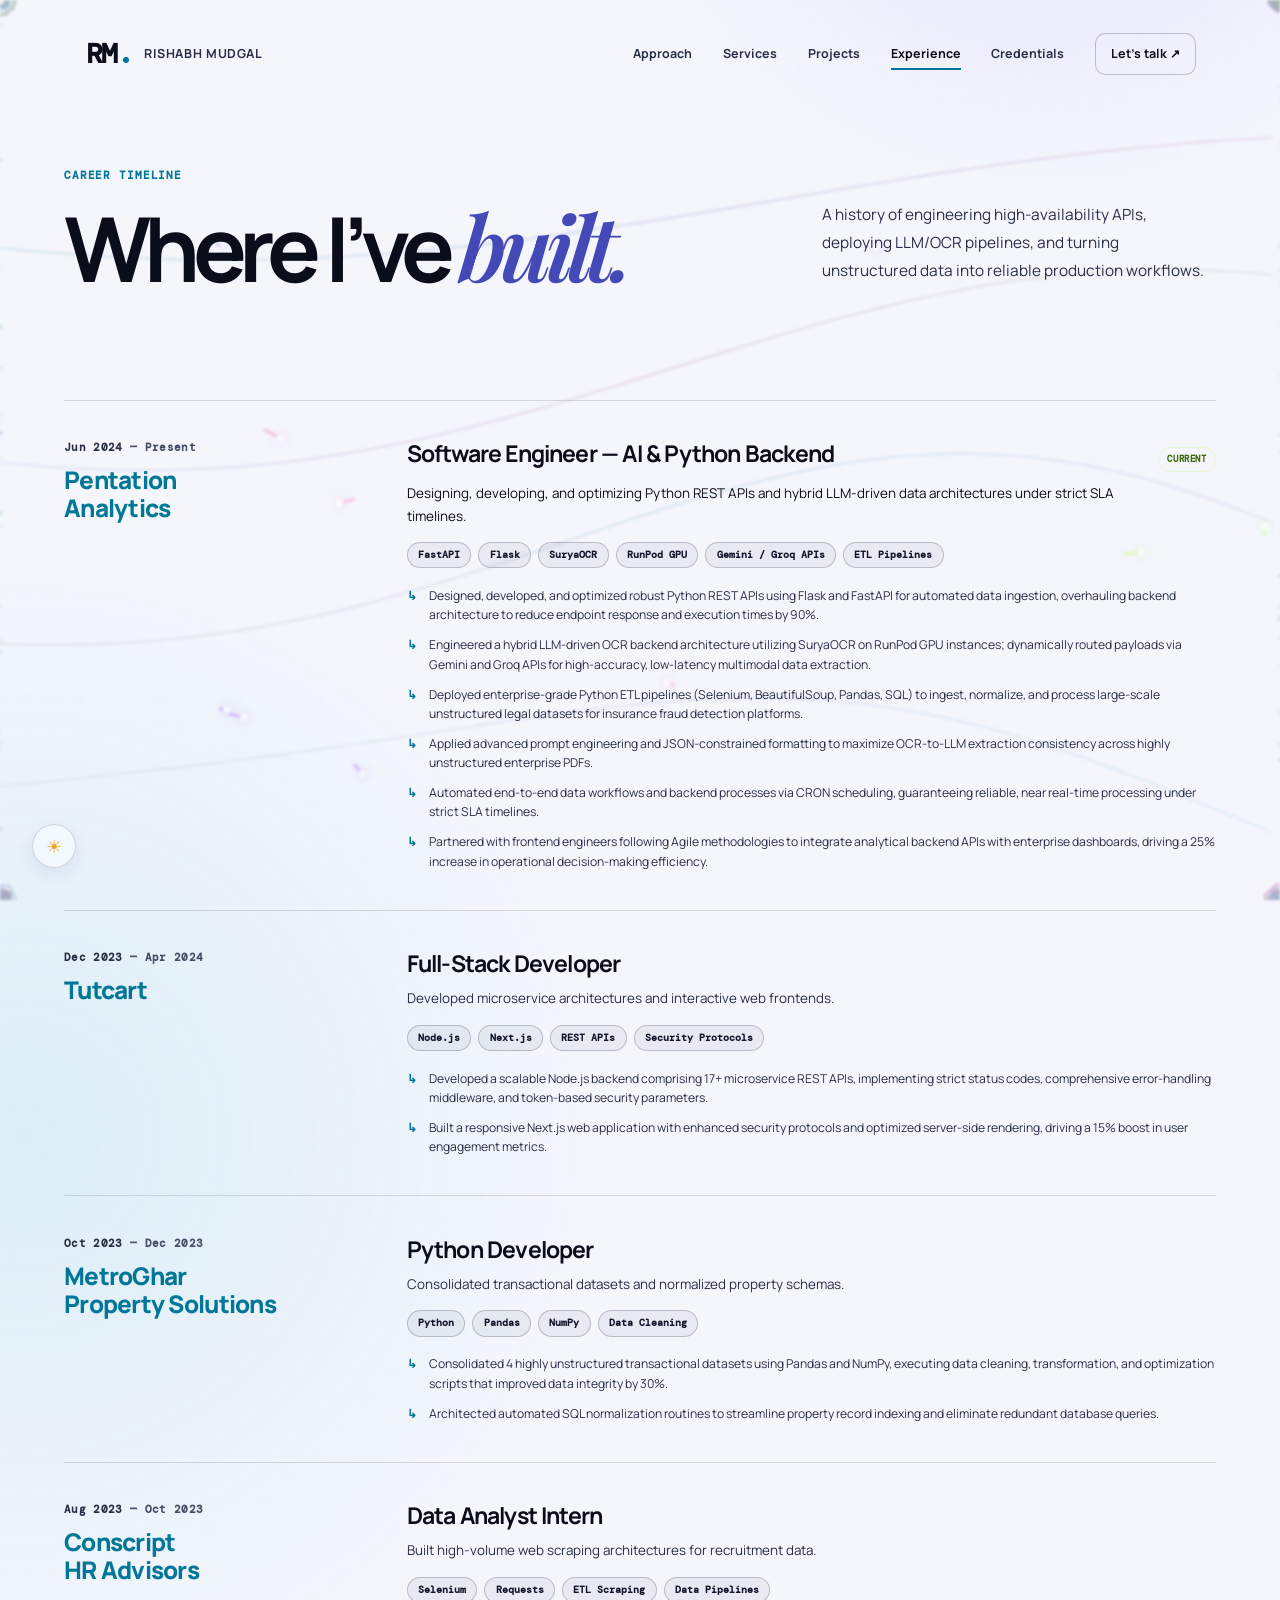
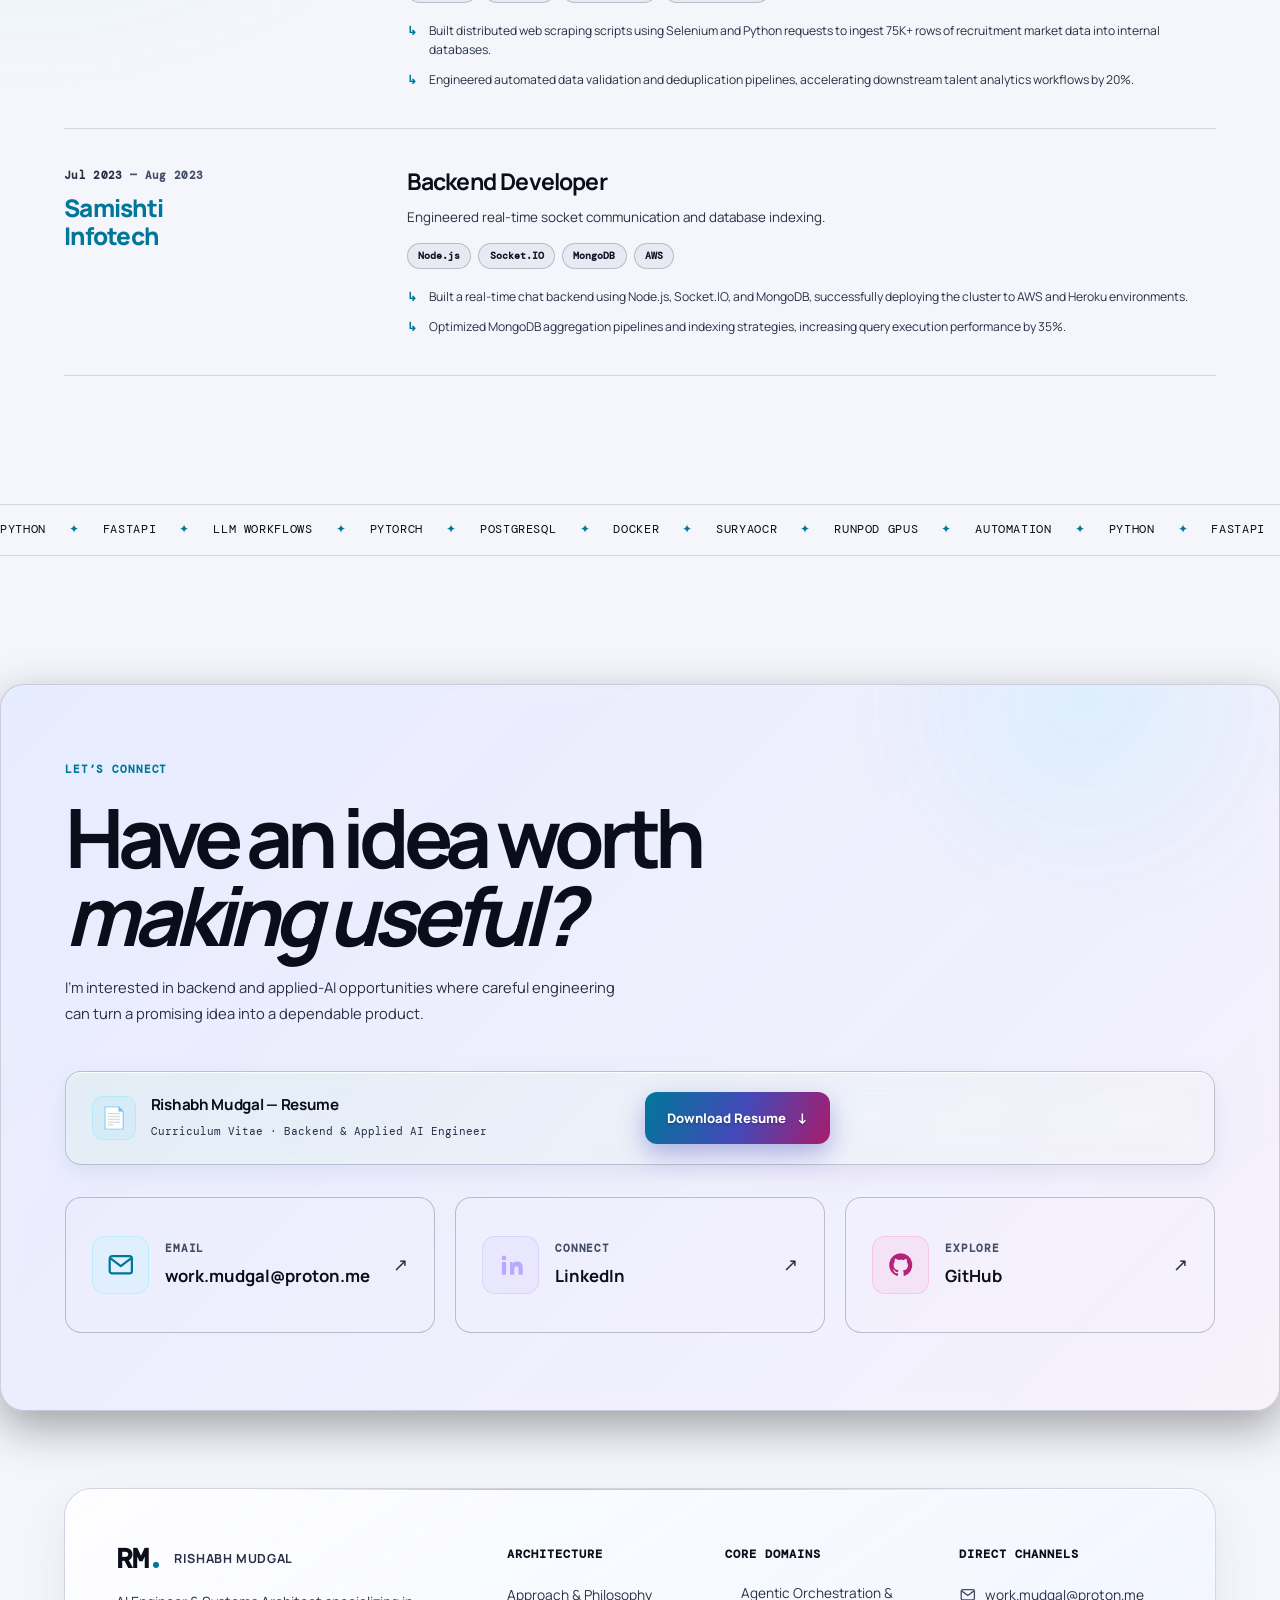
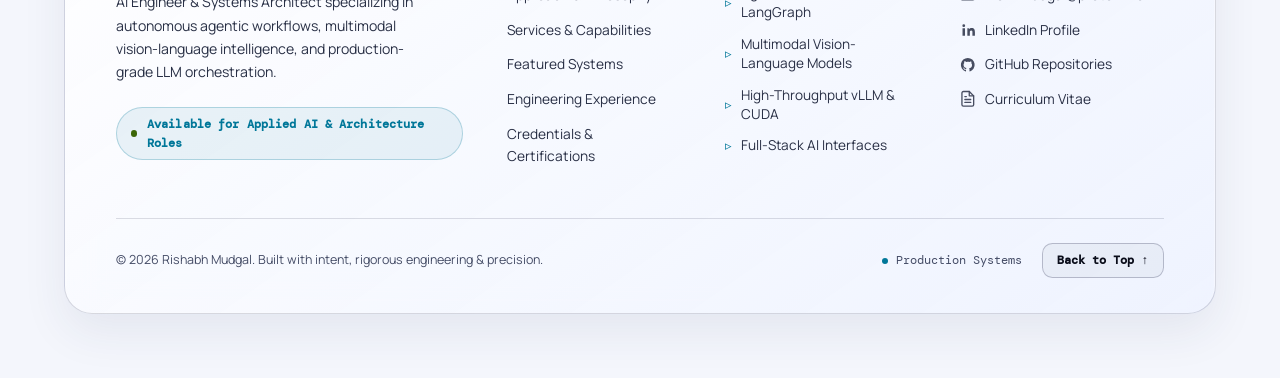
<file: experience.html>
<!DOCTYPE html>
<html lang="en" data-theme="light">
  <head>
    <meta charset="UTF-8">
    <meta name="viewport" content="width=device-width, initial-scale=1.0">
    <meta name="description" content="Engineering track record of Rishabh Mudgal — building high-availability APIs, LLM-OCR pipelines, and automated ETL architectures.">
    <meta name="theme-color" content="#090914">
    <link rel="icon" href="favicon.svg" type="image/svg+xml">
    <link rel="preconnect" href="https://fonts.googleapis.com">
    <link rel="preconnect" href="https://fonts.gstatic.com" crossorigin>
    <link href="https://fonts.googleapis.com/css2?family=DM+Mono:wght@400;500;600&family=Manrope:wght@400;500;600;700;800&family=Playfair+Display:ital,wght@0,600;0,700;1,600;1,700&display=swap" rel="stylesheet">
    <link rel="stylesheet" href="styles.css?v=2.2">
    <title>Experience — Rishabh Mudgal</title>
  </head>
  <body>
    <a class="skip-link" href="#main-content">Skip to content</a>
    <!-- Interactive Generative Circuit & Wave Canvas -->
    <canvas id="ambient-canvas" class="ambient-canvas" aria-hidden="true"></canvas>



    <div class="ambient ambient--one" aria-hidden="true"></div>
    <div class="ambient ambient--two" aria-hidden="true"></div>
    <div class="cursor-glow" aria-hidden="true"></div>

    <!-- Minimalist Floating Controls -->
    <button class="theme-toggle-float" type="button" aria-label="Switch to dark theme" aria-pressed="true" data-theme-toggle>
      <span class="theme-toggle-float__icon">
        <span class="theme-toggle-float__sun" aria-hidden="true">☀</span>
        <span class="theme-toggle-float__moon" aria-hidden="true">◐</span>
      </span>
    </button>

    <button class="back-to-top" type="button" aria-label="Scroll back to top" data-back-to-top>
      <svg width="20" height="20" viewBox="0 0 24 24" fill="none" stroke="currentColor" stroke-width="2.5" stroke-linecap="round" stroke-linejoin="round" aria-hidden="true">
        <path d="m18 15-6-6-6 6"/>
      </svg>
    </button>

    <!-- Project & Resume Quick Preview Modal -->
    <div class="project-modal" data-project-modal aria-hidden="true" role="dialog" aria-modal="true">
      <div class="project-modal__backdrop" data-modal-backdrop></div>
      <div class="project-modal__dialog">
        <button class="project-modal__close" type="button" aria-label="Close modal" data-modal-close>✕</button>
        <div data-modal-body>
          <!-- Dynamically populated via script.js -->
        </div>
      </div>
    </div>

    <header class="site-header" data-header>
      <a class="brand" href="index.html" aria-label="Rishabh Mudgal — Approach">
        <span class="brand__mark">RM<span>.</span></span>
        <span class="brand__label">Rishabh Mudgal</span>
      </a>
      <nav class="site-nav" id="site-navigation" aria-label="Primary navigation" data-navigation>
        <a href="index.html">Approach</a>
        <a href="services.html">Services</a>
        <a href="projects.html">Projects</a>
        <a class="is-active" href="experience.html">Experience</a>
        <a href="education.html">Credentials</a>
        <a href="#contact" class="nav-contact">Let’s talk <span aria-hidden="true">↗</span></a>
      </nav>
      <button class="menu-toggle" type="button" aria-label="Open navigation menu" aria-controls="site-navigation" aria-expanded="false" data-menu-toggle>
        <span></span><span></span>
      </button>
    </header>

    <main id="main-content">
      <section class="section-shell page-intro" id="top">
        <div class="page-intro__grid" data-reveal>
          <div>
            <p class="eyebrow">Career Timeline</p>
            <h1>Where I’ve <em>built.</em></h1>
          </div>
          <p>A history of engineering high-availability APIs, deploying LLM/OCR pipelines, and turning unstructured data into reliable production workflows.</p>
        </div>
      </section>

      <section class="section-shell" data-reveal>
        <div class="timeline">
          <!-- Role 1: Pentation Analytics (Current) -->
          <article class="role role--featured">
            <div class="role__sidebar">
              <div class="role__time">Jun 2024 <span>— Present</span></div>
              <h4 class="role__company">Pentation<br>Analytics</h4>
            </div>
            <div class="role__body">
              <div class="role__heading">
                <h3>Software Engineer — AI &amp; Python Backend</h3>
                <span class="role__badge">Current</span>
              </div>
              <p class="role__summary">Designing, developing, and optimizing Python REST APIs and hybrid LLM-driven data architectures under strict SLA timelines.</p>
              <div class="role__highlights">
                <span>FastAPI</span>
                <span>Flask</span>
                <span>SuryaOCR</span>
                <span>RunPod GPU</span>
                <span>Gemini / Groq APIs</span>
                <span>ETL Pipelines</span>
              </div>
              <ul class="role__details">
                <li>Designed, developed, and optimized robust Python REST APIs using Flask and FastAPI for automated data ingestion, overhauling backend architecture to reduce endpoint response and execution times by 90%.</li>
                <li>Engineered a hybrid LLM-driven OCR backend architecture utilizing SuryaOCR on RunPod GPU instances; dynamically routed payloads via Gemini and Groq APIs for high-accuracy, low-latency multimodal data extraction.</li>
                <li>Deployed enterprise-grade Python ETL pipelines (Selenium, BeautifulSoup, Pandas, SQL) to ingest, normalize, and process large-scale unstructured legal datasets for insurance fraud detection platforms.</li>
                <li>Applied advanced prompt engineering and JSON-constrained formatting to maximize OCR-to-LLM extraction consistency across highly unstructured enterprise PDFs.</li>
                <li>Automated end-to-end data workflows and backend processes via CRON scheduling, guaranteeing reliable, near real-time processing under strict SLA timelines.</li>
                <li>Partnered with frontend engineers following Agile methodologies to integrate analytical backend APIs with enterprise dashboards, driving a 25% increase in operational decision-making efficiency.</li>
              </ul>
            </div>
          </article>

          <!-- Role 2: Tutcart -->
          <article class="role">
            <div class="role__sidebar">
              <div class="role__time">Dec 2023 <span>— Apr 2024</span></div>
              <h4 class="role__company">Tutcart</h4>
            </div>
            <div class="role__body">
              <div class="role__heading">
                <h3>Full-Stack Developer</h3>
              </div>
              <p class="role__summary">Developed microservice architectures and interactive web frontends.</p>
              <div class="role__highlights">
                <span>Node.js</span>
                <span>Next.js</span>
                <span>REST APIs</span>
                <span>Security Protocols</span>
              </div>
              <ul class="role__details">
                <li>Developed a scalable Node.js backend comprising 17+ microservice REST APIs, implementing strict status codes, comprehensive error-handling middleware, and token-based security parameters.</li>
                <li>Built a responsive Next.js web application with enhanced security protocols and optimized server-side rendering, driving a 15% boost in user engagement metrics.</li>
              </ul>
            </div>
          </article>

          <!-- Role 3: MetroGhar Property Solutions -->
          <article class="role">
            <div class="role__sidebar">
              <div class="role__time">Oct 2023 <span>— Dec 2023</span></div>
              <h4 class="role__company">MetroGhar<br>Property Solutions</h4>
            </div>
            <div class="role__body">
              <div class="role__heading">
                <h3>Python Developer</h3>
              </div>
              <p class="role__summary">Consolidated transactional datasets and normalized property schemas.</p>
              <div class="role__highlights">
                <span>Python</span>
                <span>Pandas</span>
                <span>NumPy</span>
                <span>Data Cleaning</span>
              </div>
              <ul class="role__details">
                <li>Consolidated 4 highly unstructured transactional datasets using Pandas and NumPy, executing data cleaning, transformation, and optimization scripts that improved data integrity by 30%.</li>
                <li>Architected automated SQL normalization routines to streamline property record indexing and eliminate redundant database queries.</li>
              </ul>
            </div>
          </article>

          <!-- Role 4: Conscript HR Advisors -->
          <article class="role">
            <div class="role__sidebar">
              <div class="role__time">Aug 2023 <span>— Oct 2023</span></div>
              <h4 class="role__company">Conscript<br>HR Advisors</h4>
            </div>
            <div class="role__body">
              <div class="role__heading">
                <h3>Data Analyst Intern</h3>
              </div>
              <p class="role__summary">Built high-volume web scraping architectures for recruitment data.</p>
              <div class="role__highlights">
                <span>Selenium</span>
                <span>Requests</span>
                <span>ETL Scraping</span>
                <span>Data Pipelines</span>
              </div>
              <ul class="role__details">
                <li>Built distributed web scraping scripts using Selenium and Python requests to ingest 75K+ rows of recruitment market data into internal databases.</li>
                <li>Engineered automated data validation and deduplication pipelines, accelerating downstream talent analytics workflows by 20%.</li>
              </ul>
            </div>
          </article>

          <!-- Role 5: Samishti Infotech -->
          <article class="role">
            <div class="role__sidebar">
              <div class="role__time">Jul 2023 <span>— Aug 2023</span></div>
              <h4 class="role__company">Samishti<br>Infotech</h4>
            </div>
            <div class="role__body">
              <div class="role__heading">
                <h3>Backend Developer</h3>
              </div>
              <p class="role__summary">Engineered real-time socket communication and database indexing.</p>
              <div class="role__highlights">
                <span>Node.js</span>
                <span>Socket.IO</span>
                <span>MongoDB</span>
                <span>AWS</span>
              </div>
              <ul class="role__details">
                <li>Built a real-time chat backend using Node.js, Socket.IO, and MongoDB, successfully deploying the cluster to AWS and Heroku environments.</li>
                <li>Optimized MongoDB aggregation pipelines and indexing strategies, increasing query execution performance by 35%.</li>
              </ul>
            </div>
          </article>
        </div>
      </section>
    </main>

    <section class="skill-ticker" aria-label="Tools and technologies">
      <div class="skill-ticker__track">
        <span>Python</span><i>✦</i><span>FastAPI</span><i>✦</i><span>LLM Workflows</span><i>✦</i><span>PyTorch</span><i>✦</i><span>PostgreSQL</span><i>✦</i><span>Docker</span><i>✦</i><span>SuryaOCR</span><i>✦</i><span>RunPod GPUs</span><i>✦</i><span>Automation</span><i>✦</i><span>Python</span><i>✦</i><span>FastAPI</span><i>✦</i><span>LLM Workflows</span><i>✦</i><span>PyTorch</span><i>✦</i><span>PostgreSQL</span><i>✦</i><span>Docker</span><i>✦</i><span>SuryaOCR</span><i>✦</i><span>RunPod GPUs</span><i>✦</i><span>Automation</span><i>✦</i>
      </div>
    </section>

    <!-- Contact Section with Resume Action Box -->
    <section class="section-shell contact contact--expanded" id="contact">
      <div class="contact__glow" aria-hidden="true"></div>
      <div class="contact__content" data-reveal>
        <p class="eyebrow">Let’s Connect</p>
        <h2>Have an idea worth<br><em>making useful?</em></h2>
        <p>I’m interested in backend and applied-AI opportunities where careful engineering can turn a promising idea into a dependable product.</p>
      </div>

      <!-- Resume Action Box -->
      <div class="resume-action-box" data-reveal>
        <div class="resume-action-box__info">
          <div class="resume-action-box__icon" aria-hidden="true">📄</div>
          <div class="resume-action-box__text">
            <strong>Rishabh Mudgal — Resume</strong>
            <span>Curriculum Vitae · Backend &amp; Applied AI Engineer</span>
          </div>
        </div>
        <div class="resume-action-box__btns">
          <a class="button button--primary" href="media/resume.pdf" download>Download Resume <span>↓</span></a>
          <a class="button button--secondary" href="media/resume.pdf" target="_blank">Open in New Tab <span>↗</span></a>
          <button class="button button--secondary" type="button" data-resume-preview>Quick Preview <span>✦</span></button>
        </div>
      </div>

      <div class="contact__channels" data-reveal data-reveal-delay="100">
        <a class="contact-channel" href="mailto:work.mudgal@proton.me">
          <span class="contact-channel__icon" aria-hidden="true"><svg width="24" height="24" viewBox="0 0 24 24" fill="none"><rect x="3" y="5" width="18" height="14" rx="2" stroke="currentColor" stroke-width="1.8"/><path d="m4 7 8 6 8-6" stroke="currentColor" stroke-width="1.8" stroke-linecap="round" stroke-linejoin="round"/></svg></span>
          <span class="contact-channel__copy"><small>Email</small><strong>work.mudgal@proton.me</strong></span><span class="contact-channel__arrow" aria-hidden="true">↗</span>
        </a>
        <a class="contact-channel" href="https://linkedin.com/in/mr-mudgal" target="_blank" rel="noreferrer">
          <span class="contact-channel__icon" aria-hidden="true"><svg width="24" height="24" viewBox="0 0 24 24" fill="currentColor"><path d="M6.5 8.3A1.9 1.9 0 1 0 6.5 4.5a1.9 1.9 0 0 0 0 3.8ZM4.8 9.8h3.4V20H4.8V9.8Zm5.5 0h3.2v1.4h.1c.5-.9 1.7-1.8 3.6-1.8 3.8 0 4.5 2.4 4.5 5.6v5h-3.4v-4.4c0-1.1 0-2.5-1.6-2.5s-1.9 1.2-1.9 2.4V20h-3.4V9.8Z"/></svg></span>
          <span class="contact-channel__copy"><small>Connect</small><strong>LinkedIn</strong></span><span class="contact-channel__arrow" aria-hidden="true">↗</span>
        </a>
        <a class="contact-channel" href="https://github.com/mr-mudgal" target="_blank" rel="noreferrer">
          <span class="contact-channel__icon" aria-hidden="true"><svg width="24" height="24" viewBox="0 0 24 24" fill="currentColor"><path d="M12 2.6a9.5 9.5 0 0 0-3 18.5c.5.1.6-.2.6-.5v-1.9c-2.5.5-3-1.1-3-1.1-.4-1-.9-1.3-.9-1.3-.8-.5.1-.5.1-.5.9.1 1.4 1 1.4 1 .8 1.4 2 1 2.5.8.1-.6.3-1 .6-1.2-2-.2-4.1-1-4.1-4.4 0-1 .4-1.8 1-2.4-.1-.2-.4-1.1.1-2.4 0 0 .8-.3 2.5.9A8.6 8.6 0 0 1 12 8c.8 0 1.5.1 2.2.3 1.7-1.2 2.5-.9 2.5-.9.5 1.3.2 2.2.1 2.4.6.7 1 1.5 1 2.4 0 3.4-2.1 4.2-4.1 4.4.3.3.6.8.6 1.6v2.4c0 .2.2.6.6.5A9.5 9.5 0 0 0 12 2.6Z"/></svg></span>
          <span class="contact-channel__copy"><small>Explore</small><strong>GitHub</strong></span><span class="contact-channel__arrow" aria-hidden="true">↗</span>
        </a>
      </div>
    </section>

    <footer class="site-footer section-shell" role="contentinfo">
      <div class="footer-card" data-reveal>
        <div class="footer-main">
          <!-- Brand & Role Summary -->
          <div class="footer-brand-col">
            <a class="brand brand--footer" href="#top" aria-label="Rishabh Mudgal — Back to Top">
              <span class="brand__mark">RM<span>.</span></span>
              <span class="brand__label">Rishabh Mudgal</span>
            </a>
            <p class="footer-bio">
              AI Engineer &amp; Systems Architect specializing in autonomous agentic workflows, multimodal vision-language intelligence, and production-grade LLM orchestration.
            </p>
            <div class="footer-status-pill">
              <span class="status-pulse-dot" aria-hidden="true"></span>
              <span>Available for Applied AI &amp; Architecture Roles</span>
            </div>
          </div>

          <!-- Navigation / Systems -->
          <div class="footer-nav-col">
            <h4 class="footer-heading">Architecture</h4>
            <nav class="footer-links" aria-label="Site Navigation">
              <a href="index.html">Approach &amp; Philosophy</a>
              <a href="services.html">Services &amp; Capabilities</a>
              <a href="projects.html">Featured Systems</a>
              <a href="experience.html">Engineering Experience</a>
              <a href="education.html">Credentials &amp; Certifications</a>
            </nav>
          </div>

          <!-- Core Domains -->
          <div class="footer-nav-col">
            <h4 class="footer-heading">Core Domains</h4>
            <ul class="footer-stack-list">
              <li><span>Agentic Orchestration &amp; LangGraph</span></li>
              <li><span>Multimodal Vision-Language Models</span></li>
              <li><span>High-Throughput vLLM &amp; CUDA</span></li>
              <li><span>Full-Stack AI Interfaces</span></li>
            </ul>
          </div>

          <!-- Direct Channels -->
          <div class="footer-nav-col">
            <h4 class="footer-heading">Direct Channels</h4>
            <nav class="footer-links" aria-label="Direct Contact Links">
              <a href="mailto:work.mudgal@proton.me" class="footer-link-highlight">
                <svg class="footer-link-icon" width="18" height="18" viewBox="0 0 24 24" fill="none" stroke="currentColor" stroke-width="1.8" stroke-linecap="round" stroke-linejoin="round" aria-hidden="true"><rect x="3" y="5" width="18" height="14" rx="2"/><path d="m4 7 8 6 8-6"/></svg>
                <span>work.mudgal@proton.me</span>
                <span class="footer-arrow" aria-hidden="true">↗</span>
              </a>
              <a href="https://linkedin.com/in/mr-mudgal" target="_blank" rel="noreferrer">
                <svg class="footer-link-icon" width="18" height="18" viewBox="0 0 24 24" fill="currentColor" aria-hidden="true"><path d="M6.5 8.3A1.9 1.9 0 1 0 6.5 4.5a1.9 1.9 0 0 0 0 3.8ZM4.8 9.8h3.4V20H4.8V9.8Zm5.5 0h3.2v1.4h.1c.5-.9 1.7-1.8 3.6-1.8 3.8 0 4.5 2.4 4.5 5.6v5h-3.4v-4.4c0-1.1 0-2.5-1.6-2.5s-1.9 1.2-1.9 2.4V20h-3.4V9.8Z"/></svg>
                <span>LinkedIn Profile</span>
                <span class="footer-arrow" aria-hidden="true">↗</span>
              </a>
              <a href="https://github.com/mr-mudgal" target="_blank" rel="noreferrer">
                <svg class="footer-link-icon" width="18" height="18" viewBox="0 0 24 24" fill="currentColor" aria-hidden="true"><path d="M12 2.6a9.5 9.5 0 0 0-3 18.5c.5.1.6-.2.6-.5v-1.9c-2.5.5-3-1.1-3-1.1-.4-1-.9-1.3-.9-1.3-.8-.5.1-.5.1-.5.9.1 1.4 1 1.4 1 .8 1.4 2 1 2.5.8.1-.6.3-1 .6-1.2-2-.2-4.1-1-4.1-4.4 0-1 .4-1.8 1-2.4-.1-.2-.4-1.1.1-2.4 0 0 .8-.3 2.5.9A8.6 8.6 0 0 1 12 8c.8 0 1.5.1 2.2.3 1.7-1.2 2.5-.9 2.5-.9.5 1.3.2 2.2.1 2.4.6.7 1 1.5 1 2.4 0 3.4-2.1 4.2-4.1 4.4.3.3.6.8.6 1.6v2.4c0 .2.2.6.6.5A9.5 9.5 0 0 0 12 2.6Z"/></svg>
                <span>GitHub Repositories</span>
                <span class="footer-arrow" aria-hidden="true">↗</span>
              </a>
              <a href="media/resume.pdf" target="_blank" rel="noreferrer">
                <svg class="footer-link-icon" width="18" height="18" viewBox="0 0 24 24" fill="none" stroke="currentColor" stroke-width="1.8" stroke-linecap="round" stroke-linejoin="round" aria-hidden="true"><path d="M14 2H6a2 2 0 0 0-2 2v16a2 2 0 0 0 2 2h12a2 2 0 0 0 2-2V8z"/><polyline points="14 2 14 8 20 8"/><line x1="16" y1="13" x2="8" y2="13"/><line x1="16" y1="17" x2="8" y2="17"/><polyline points="10 9 9 9 8 9"/></svg>
                <span>Curriculum Vitae</span>
                <span class="footer-arrow" aria-hidden="true">↗</span>
              </a>
            </nav>
          </div>
        </div>

        <!-- Sub-Footer / Meta -->
        <div class="footer-bottom">
          <div class="footer-bottom__copy">
            <p>© <span data-year></span> Rishabh Mudgal. Built with intent, rigorous engineering &amp; precision.</p>
          </div>
          <div class="footer-bottom__meta">
            <span class="footer-badge"><span class="badge-dot" aria-hidden="true"></span> Production Systems</span>
            <a href="#top" class="footer-back-to-top" aria-label="Back to top">
              <span>Back to Top</span>
              <span class="footer-back-arrow" aria-hidden="true">↑</span>
            </a>
          </div>
        </div>
      </div>
    </footer>
    <script src="data/projects-data.js?v=2.2"></script>
    <script src="data/certificates-data.js?v=2.2"></script>
    <script src="script.js?v=2.2" defer></script>
  </body>
</html>
</file>
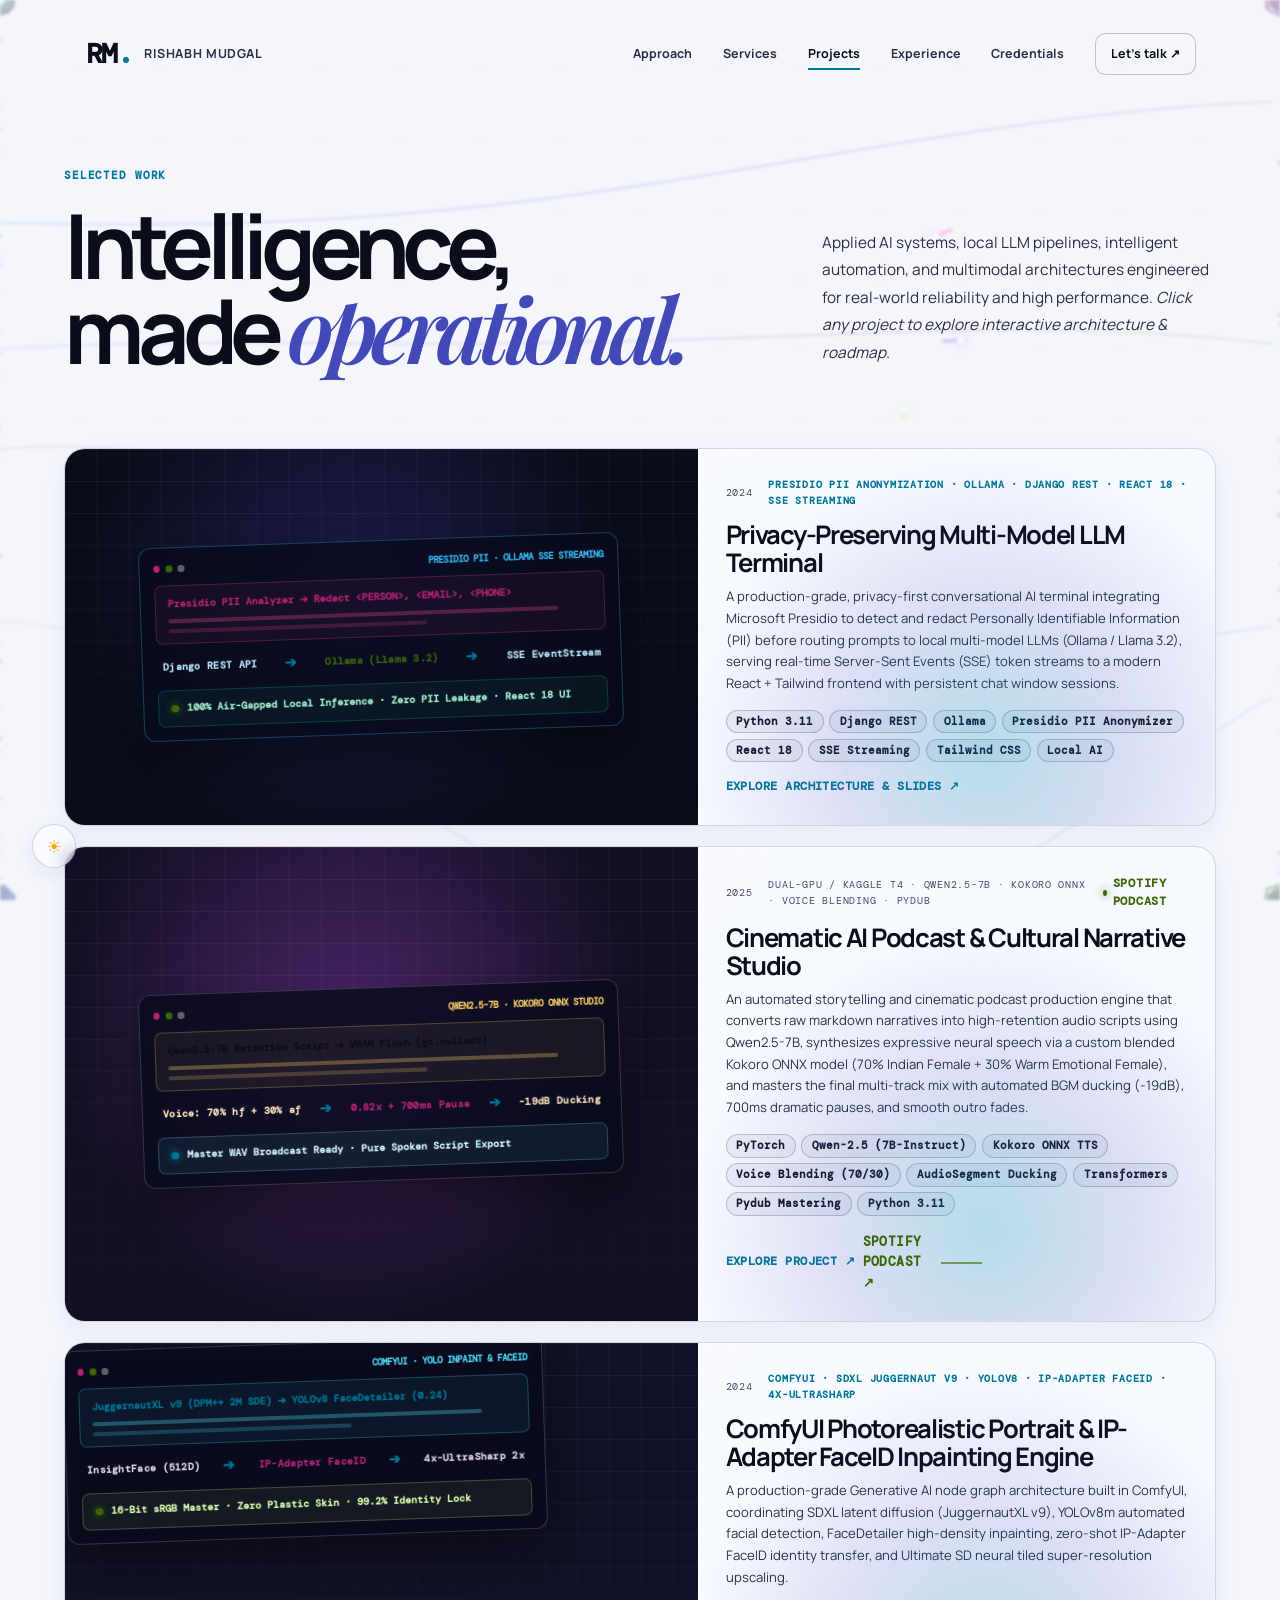
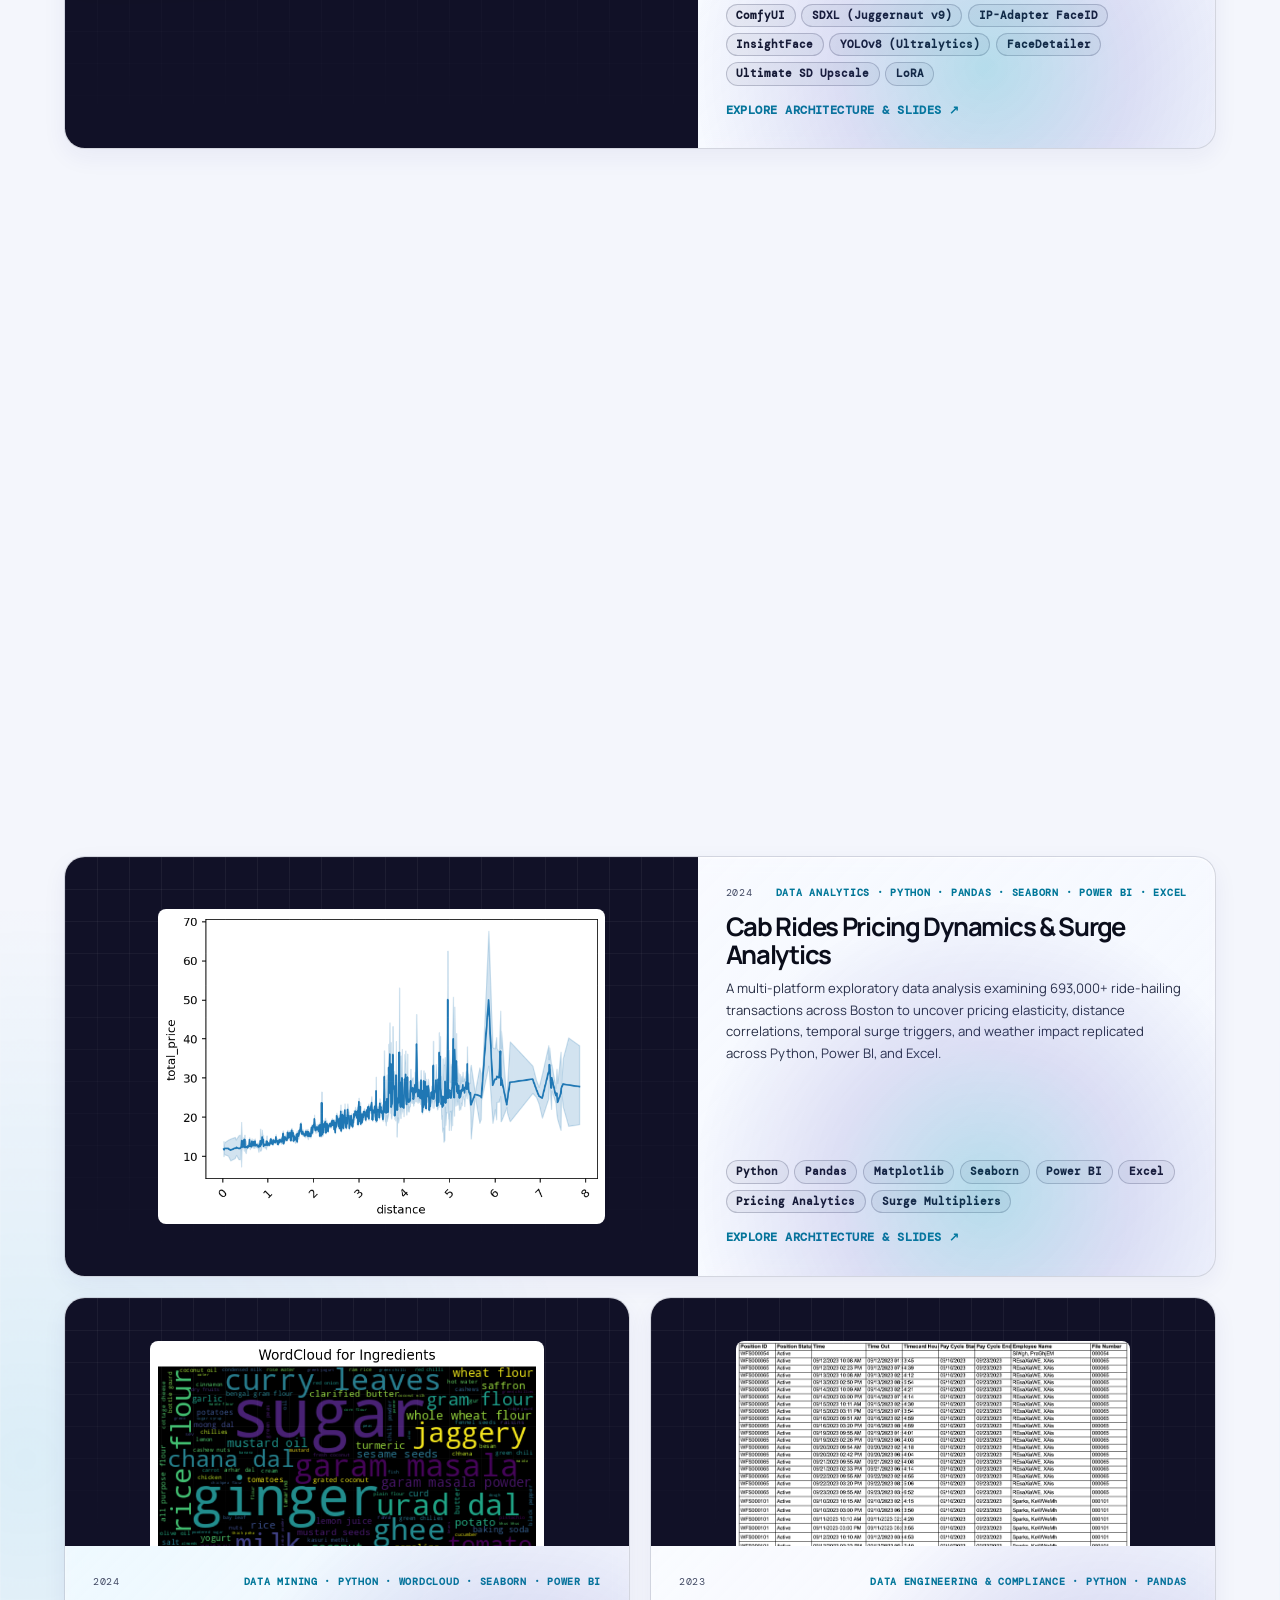
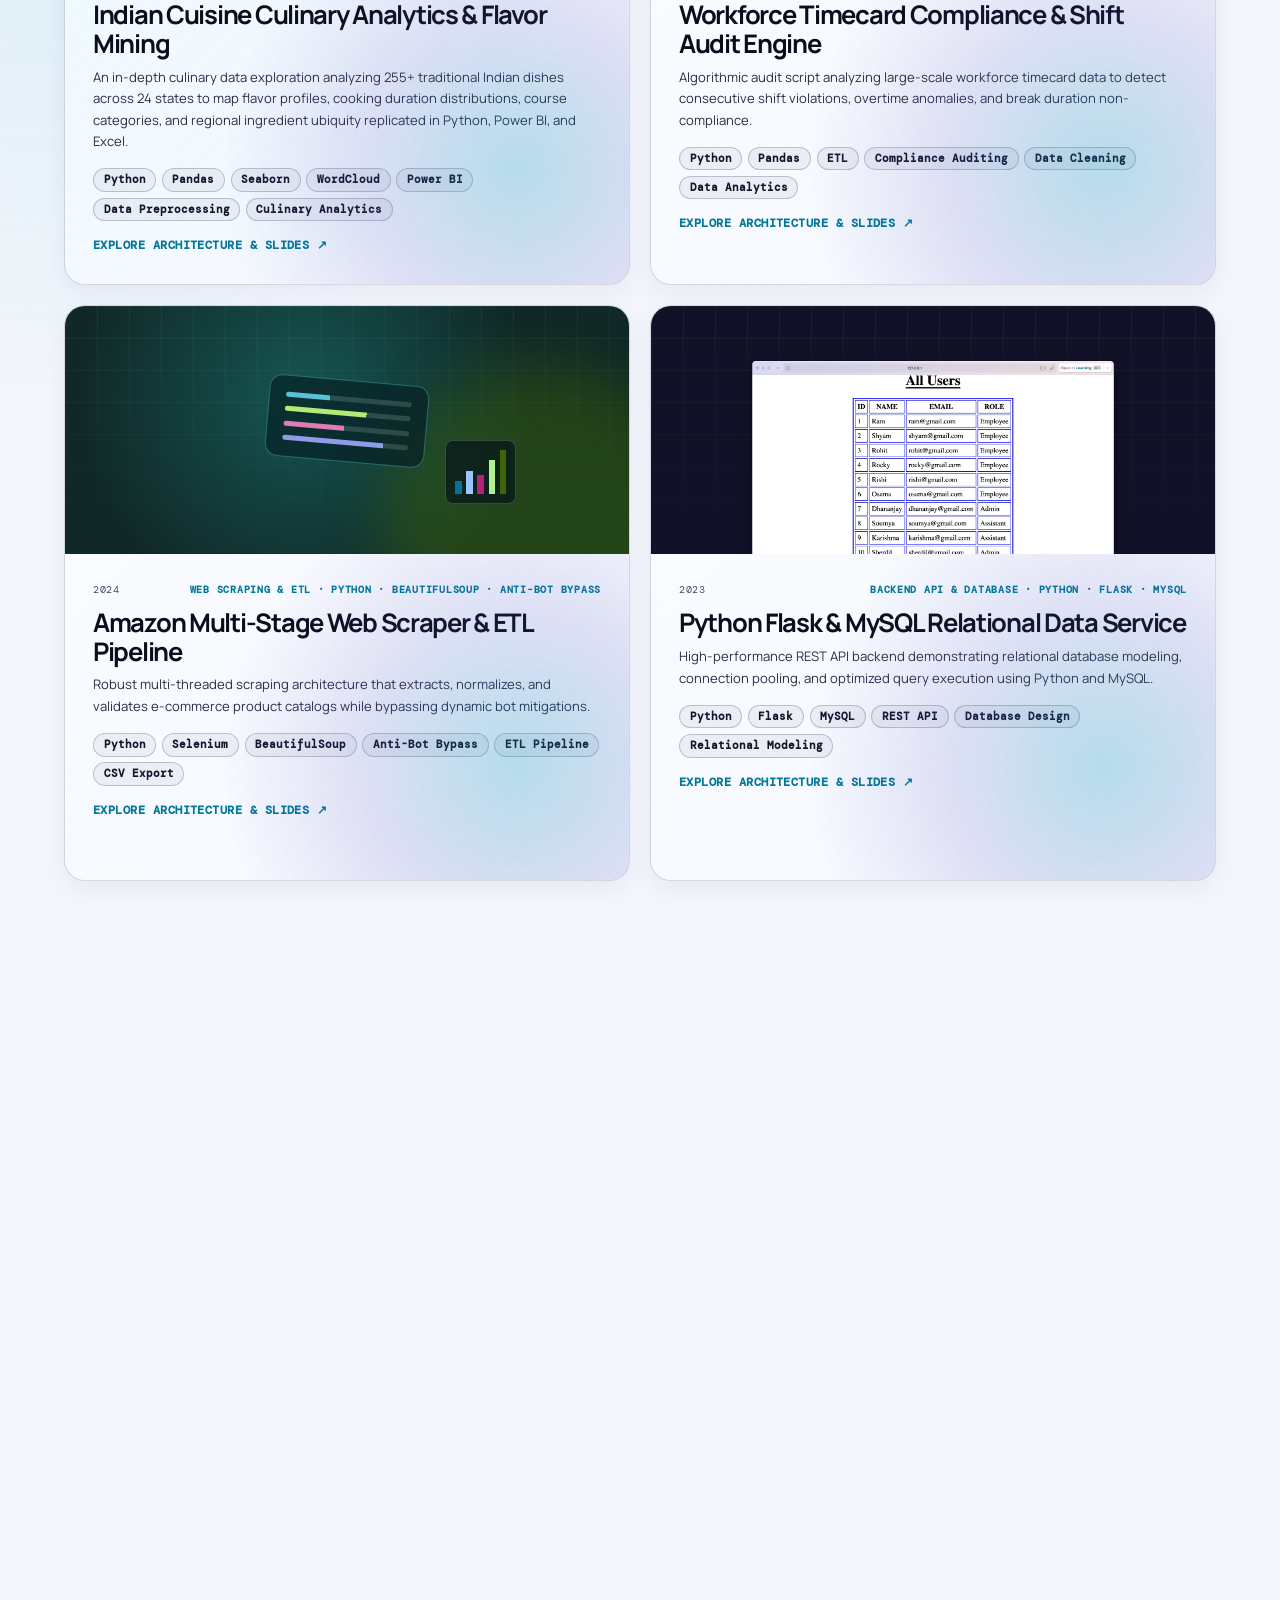
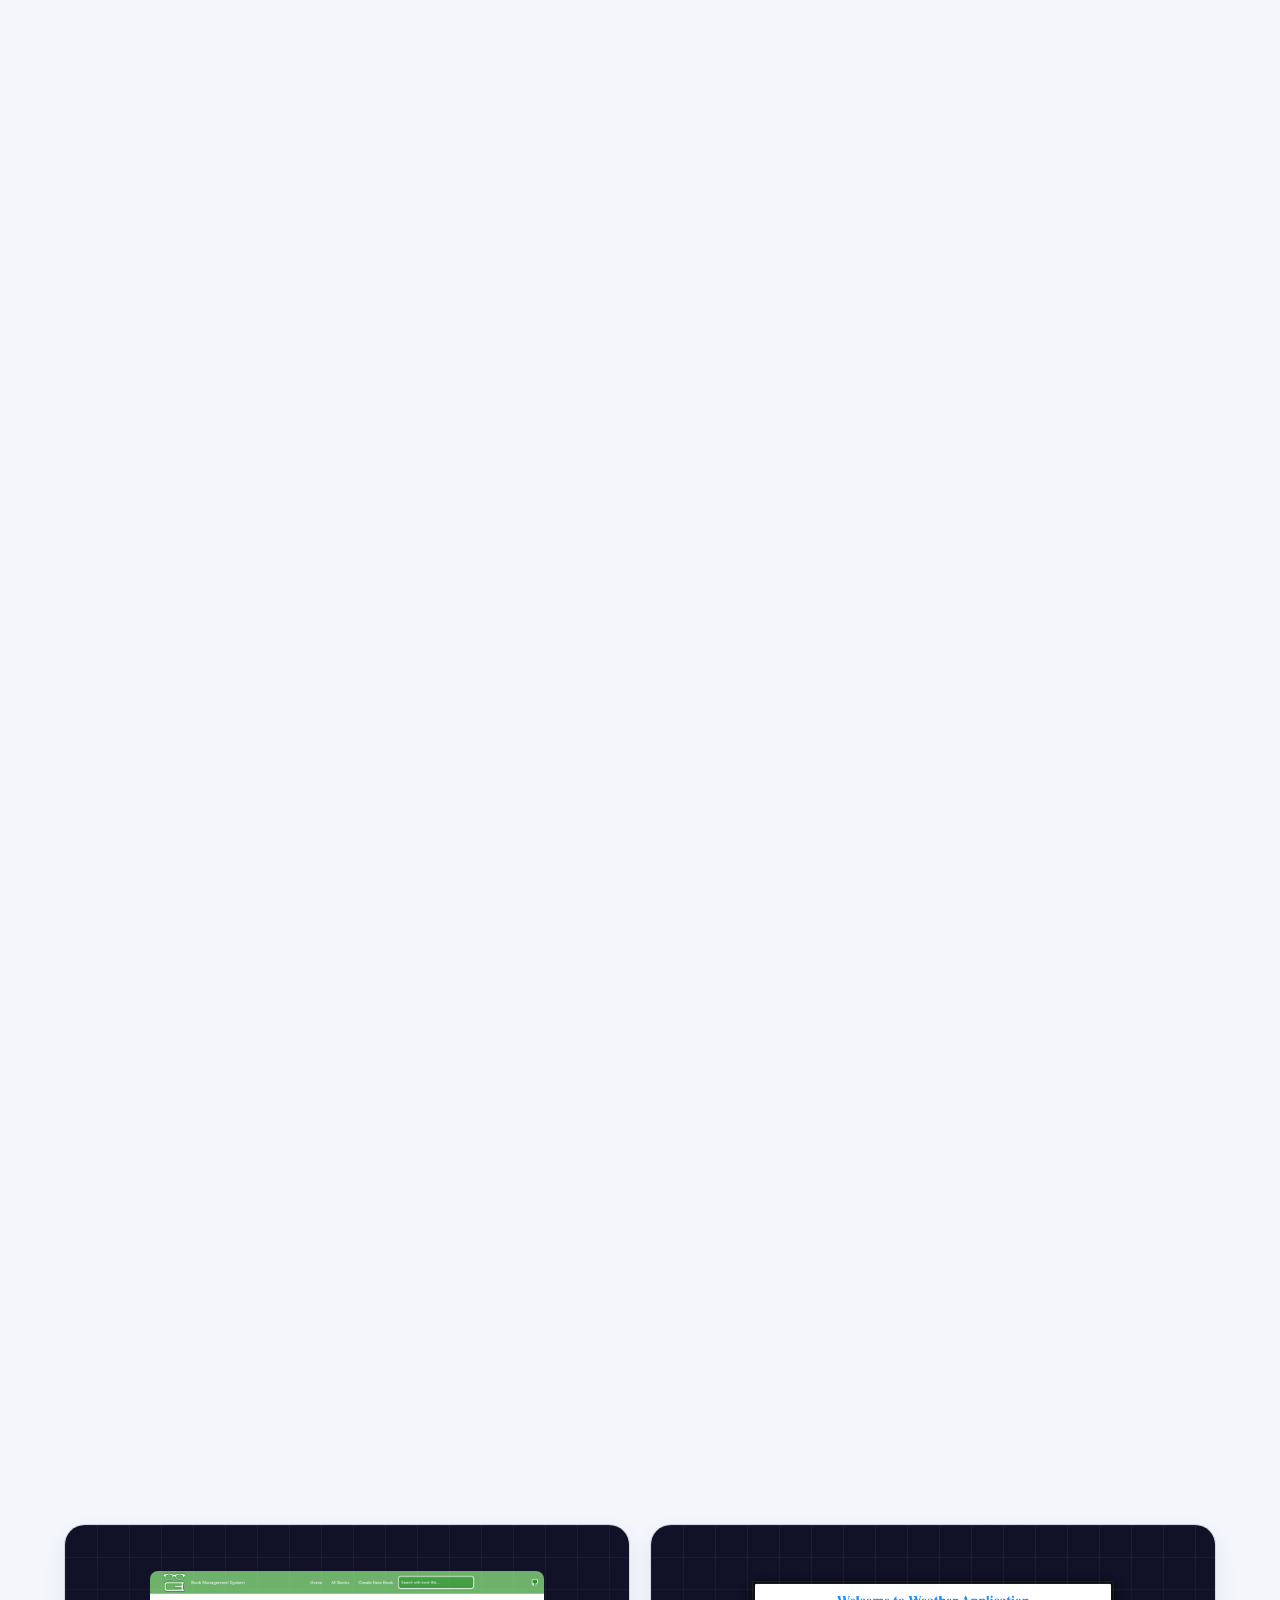
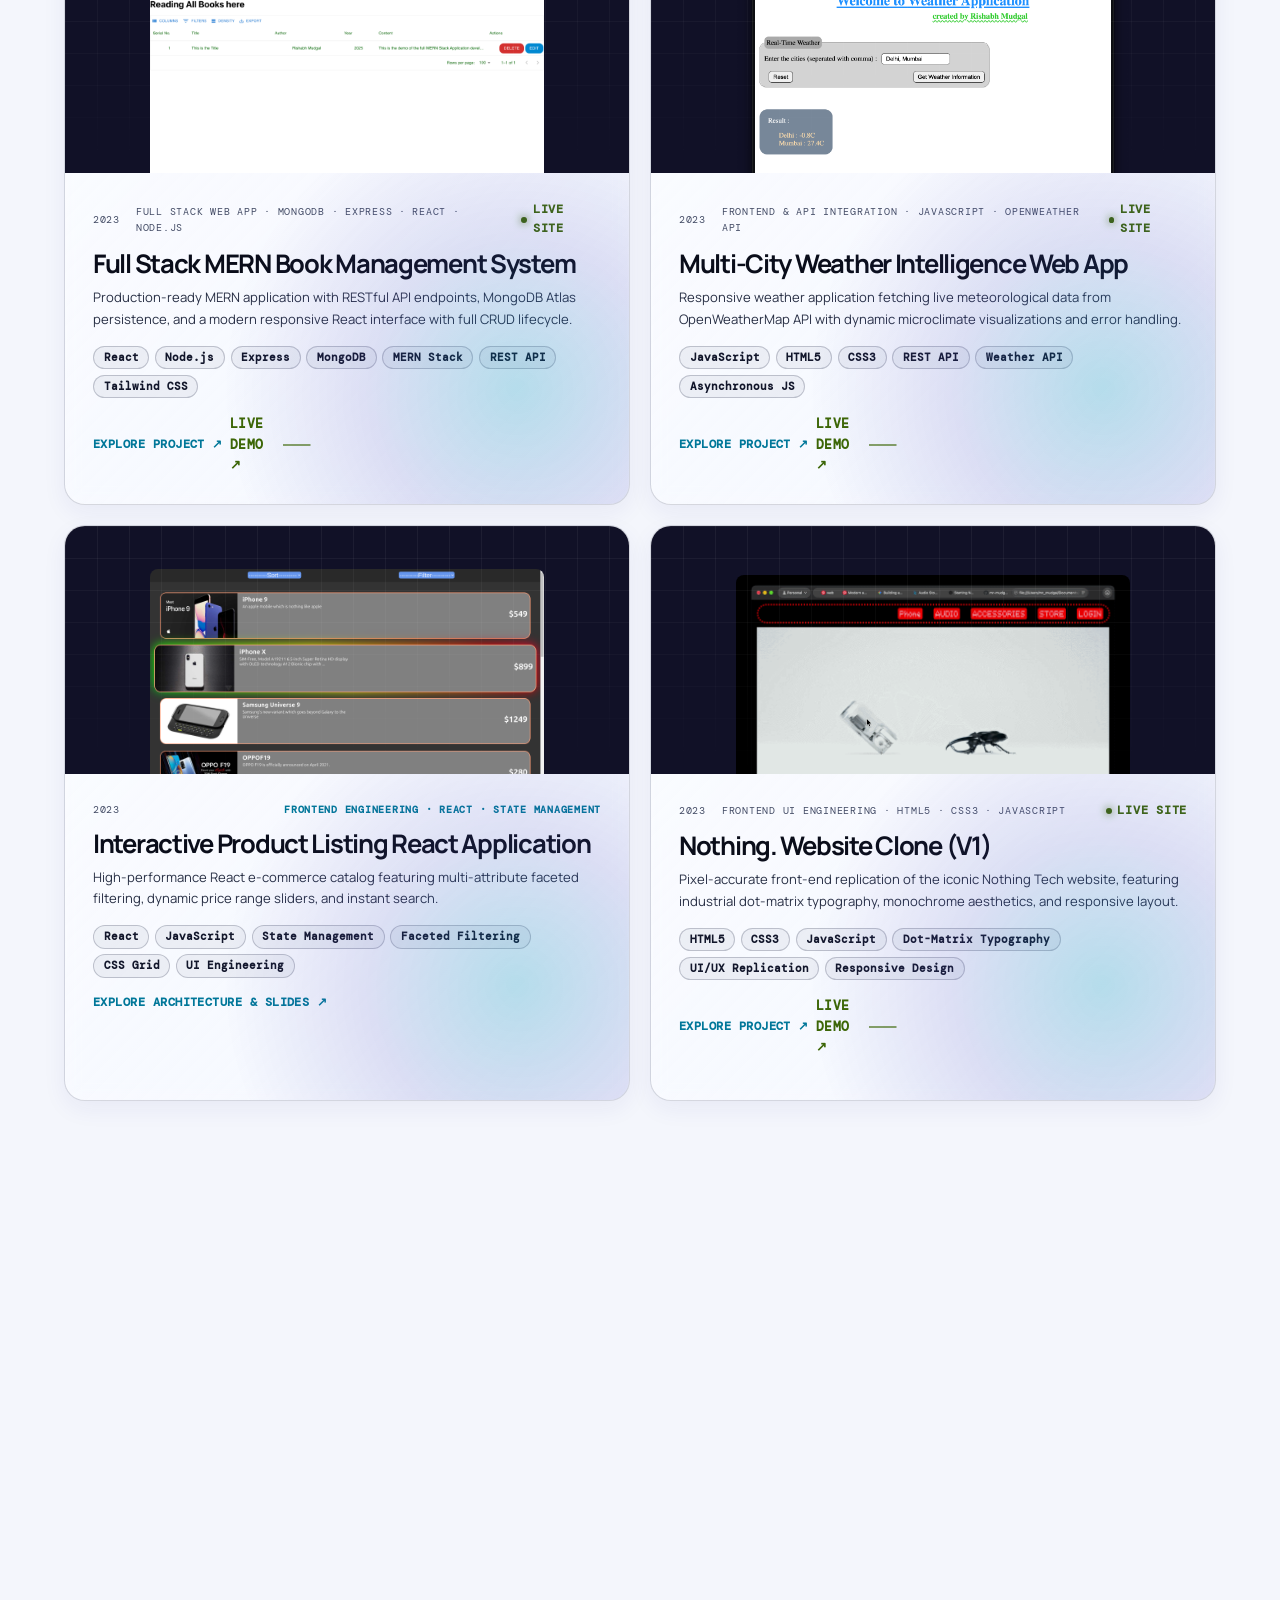
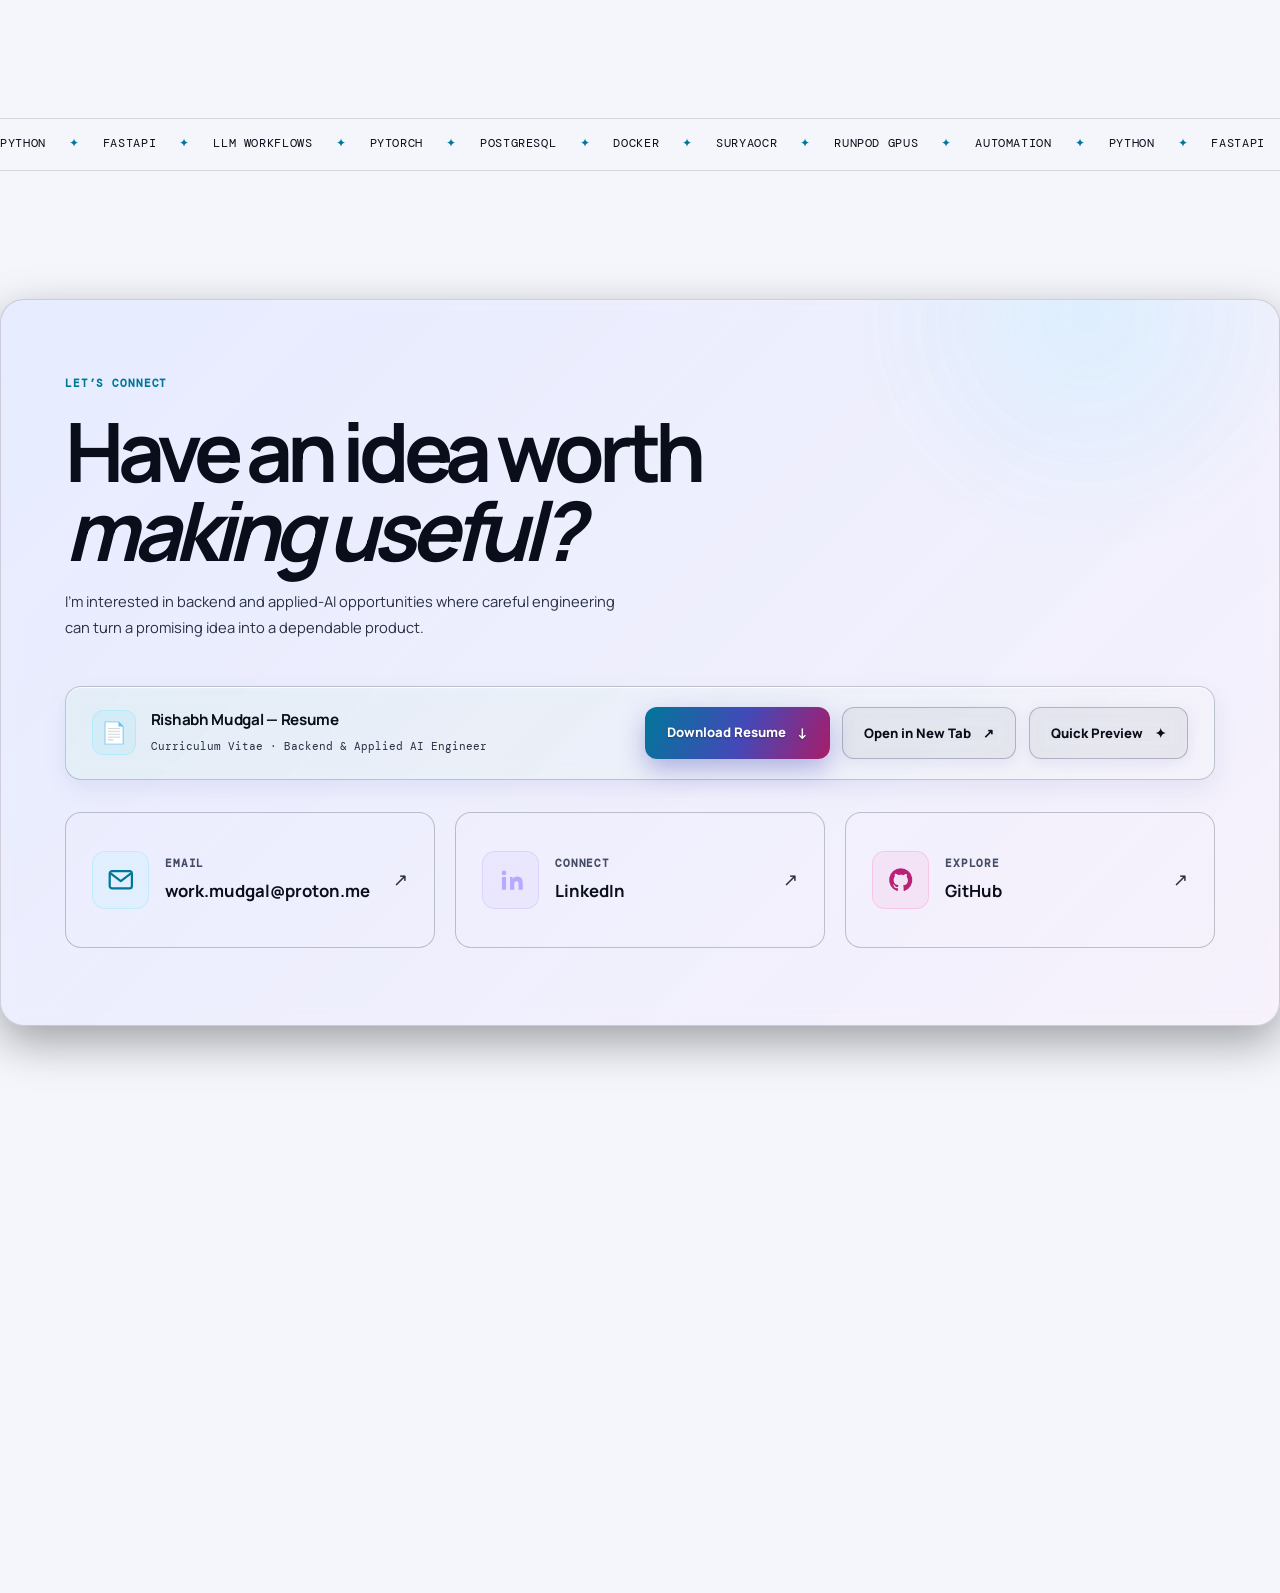
<file: projects.html>
<!DOCTYPE html>
<html lang="en" data-theme="light">
  <head>
    <meta charset="UTF-8">
    <meta name="viewport" content="width=device-width, initial-scale=1.0">
    <meta name="description" content="Selected AI, local LLM, automation, and data systems projects by Rishabh Mudgal.">
    <meta name="theme-color" content="#090914">
    <link rel="icon" href="favicon.svg" type="image/svg+xml">
    <link rel="preconnect" href="https://fonts.googleapis.com">
    <link rel="preconnect" href="https://fonts.gstatic.com" crossorigin>
    <link href="https://fonts.googleapis.com/css2?family=DM+Mono:wght@400;500;600&family=Manrope:wght@400;500;600;700;800&family=Playfair+Display:ital,wght@0,600;0,700;1,600;1,700&display=swap" rel="stylesheet">
    <link rel="stylesheet" href="styles.css?v=2.2">
    <title>Selected Projects — Rishabh Mudgal</title>
  </head>
  <body>
    <a class="skip-link" href="#main-content">Skip to content</a>
    <!-- Interactive Generative Circuit & Wave Canvas -->
    <canvas id="ambient-canvas" class="ambient-canvas" aria-hidden="true"></canvas>



    <div class="ambient ambient--one" aria-hidden="true"></div>
    <div class="ambient ambient--two" aria-hidden="true"></div>
    <div class="cursor-glow" aria-hidden="true"></div>

    <!-- Minimalist Floating Controls -->
    <button class="theme-toggle-float" type="button" aria-label="Switch to dark theme" aria-pressed="true" data-theme-toggle>
      <span class="theme-toggle-float__icon">
        <span class="theme-toggle-float__sun" aria-hidden="true">☀</span>
        <span class="theme-toggle-float__moon" aria-hidden="true">◐</span>
      </span>
    </button>

    <button class="back-to-top" type="button" aria-label="Scroll back to top" data-back-to-top>
      <svg width="20" height="20" viewBox="0 0 24 24" fill="none" stroke="currentColor" stroke-width="2.5" stroke-linecap="round" stroke-linejoin="round" aria-hidden="true">
        <path d="m18 15-6-6-6 6"/>
      </svg>
    </button>

    <!-- Project & Resume Quick Preview Modal -->
    <div class="project-modal" data-project-modal aria-hidden="true" role="dialog" aria-modal="true">
      <div class="project-modal__backdrop" data-modal-backdrop></div>
      <div class="project-modal__dialog">
        <button class="project-modal__close" type="button" aria-label="Close project modal" data-modal-close>✕</button>
        <div data-modal-body>
          <!-- Injected dynamically via script.js -->
        </div>
      </div>
    </div>

    <header class="site-header" data-header>
      <a class="brand" href="index.html" aria-label="Rishabh Mudgal — Approach">
        <span class="brand__mark">RM<span>.</span></span>
        <span class="brand__label">Rishabh Mudgal</span>
      </a>
      <nav class="site-nav" id="site-navigation" aria-label="Primary navigation" data-navigation>
        <a href="index.html">Approach</a>
        <a href="services.html">Services</a>
        <a class="is-active" href="projects.html">Projects</a>
        <a href="experience.html">Experience</a>
        <a href="education.html">Credentials</a>
        <a href="#contact" class="nav-contact">Let’s talk <span aria-hidden="true">↗</span></a>
      </nav>
      <button class="menu-toggle" type="button" aria-label="Open navigation menu" aria-controls="site-navigation" aria-expanded="false" data-menu-toggle>
        <span></span><span></span>
      </button>
    </header>

    <main id="main-content">
      <section class="section-shell page-intro" id="top">
        <div class="page-intro__grid" data-reveal>
          <div>
            <p class="eyebrow">Selected Work</p>
            <h1>Intelligence, made <em>operational.</em></h1>
          </div>
          <p>Applied AI systems, local LLM pipelines, intelligent automation, and multimodal architectures engineered for real-world reliability and high performance. <em>Click any project to explore interactive architecture &amp; roadmap.</em></p>
        </div>
      </section>

      <section class="section-shell projects">
        <div class="project-grid">
          <!-- Dynamically populated via data/projects-data.js & script.js -->
        </div>
      </section>

      <!-- Freelance Callout Banner -->
      <section class="section-shell section" style="padding-top: 2.5rem; padding-bottom: 1.5rem;">
        <div class="service-cta glass-card" data-reveal>
          <div class="service-cta__glow" aria-hidden="true"></div>
          <div class="service-cta__content">
            <div class="service-cta__info">
              <span class="service-cta__label"><span class="status-dot" aria-hidden="true"></span>BUILD YOUR SYSTEM</span>
              <h3>Need similar capabilities for your business?<br><em>Explore freelance engineering packages.</em></h3>
              <p>
                From custom local LLM pipelines and automated scrapers to scalable full-stack web applications and data intelligence dashboards.
              </p>
            </div>
            <div class="service-cta__actions">
              <a class="button button--primary" href="services.html">
                Explore Services &amp; Packages <span>→</span>
              </a>
              <a class="button button--secondary" href="mailto:work.mudgal@proton.me?subject=Freelance%20Project%20Inquiry%20-%20Rishabh%20Mudgal">
                Request a Quote <span>↗</span>
              </a>
            </div>
          </div>
        </div>
      </section>
    </main>

    <section class="skill-ticker" aria-label="Tools and technologies">
      <div class="skill-ticker__track">
        <span>Python</span><i>✦</i><span>FastAPI</span><i>✦</i><span>LLM Workflows</span><i>✦</i><span>PyTorch</span><i>✦</i><span>PostgreSQL</span><i>✦</i><span>Docker</span><i>✦</i><span>SuryaOCR</span><i>✦</i><span>RunPod GPUs</span><i>✦</i><span>Automation</span><i>✦</i><span>Python</span><i>✦</i><span>FastAPI</span><i>✦</i><span>LLM Workflows</span><i>✦</i><span>PyTorch</span><i>✦</i><span>PostgreSQL</span><i>✦</i><span>Docker</span><i>✦</i><span>SuryaOCR</span><i>✦</i><span>RunPod GPUs</span><i>✦</i><span>Automation</span><i>✦</i>
      </div>
    </section>

    <!-- Contact Section with Resume Action Box -->
    <section class="section-shell contact contact--expanded" id="contact">
      <div class="contact__glow" aria-hidden="true"></div>
      <div class="contact__content" data-reveal>
        <p class="eyebrow">Let’s Connect</p>
        <h2>Have an idea worth<br><em>making useful?</em></h2>
        <p>I’m interested in backend and applied-AI opportunities where careful engineering can turn a promising idea into a dependable product.</p>
      </div>

      <!-- Resume Action Box -->
      <div class="resume-action-box" data-reveal>
        <div class="resume-action-box__info">
          <div class="resume-action-box__icon" aria-hidden="true">📄</div>
          <div class="resume-action-box__text">
            <strong>Rishabh Mudgal — Resume</strong>
            <span>Curriculum Vitae · Backend &amp; Applied AI Engineer</span>
          </div>
        </div>
        <div class="resume-action-box__btns">
          <a class="button button--primary" href="media/resume.pdf" download>Download Resume <span>↓</span></a>
          <a class="button button--secondary" href="media/resume.pdf" target="_blank">Open in New Tab <span>↗</span></a>
          <button class="button button--secondary" type="button" data-resume-preview>Quick Preview <span>✦</span></button>
        </div>
      </div>

      <div class="contact__channels" data-reveal data-reveal-delay="100">
        <a class="contact-channel" href="mailto:work.mudgal@proton.me">
          <span class="contact-channel__icon" aria-hidden="true"><svg width="24" height="24" viewBox="0 0 24 24" fill="none"><rect x="3" y="5" width="18" height="14" rx="2" stroke="currentColor" stroke-width="1.8"/><path d="m4 7 8 6 8-6" stroke="currentColor" stroke-width="1.8" stroke-linecap="round" stroke-linejoin="round"/></svg></span>
          <span class="contact-channel__copy"><small>Email</small><strong>work.mudgal@proton.me</strong></span><span class="contact-channel__arrow" aria-hidden="true">↗</span>
        </a>
        <a class="contact-channel" href="https://linkedin.com/in/mr-mudgal" target="_blank" rel="noreferrer">
          <span class="contact-channel__icon" aria-hidden="true"><svg width="24" height="24" viewBox="0 0 24 24" fill="currentColor"><path d="M6.5 8.3A1.9 1.9 0 1 0 6.5 4.5a1.9 1.9 0 0 0 0 3.8ZM4.8 9.8h3.4V20H4.8V9.8Zm5.5 0h3.2v1.4h.1c.5-.9 1.7-1.8 3.6-1.8 3.8 0 4.5 2.4 4.5 5.6v5h-3.4v-4.4c0-1.1 0-2.5-1.6-2.5s-1.9 1.2-1.9 2.4V20h-3.4V9.8Z"/></svg></span>
          <span class="contact-channel__copy"><small>Connect</small><strong>LinkedIn</strong></span><span class="contact-channel__arrow" aria-hidden="true">↗</span>
        </a>
        <a class="contact-channel" href="https://github.com/mr-mudgal" target="_blank" rel="noreferrer">
          <span class="contact-channel__icon" aria-hidden="true"><svg width="24" height="24" viewBox="0 0 24 24" fill="currentColor"><path d="M12 2.6a9.5 9.5 0 0 0-3 18.5c.5.1.6-.2.6-.5v-1.9c-2.5.5-3-1.1-3-1.1-.4-1-.9-1.3-.9-1.3-.8-.5.1-.5.1-.5.9.1 1.4 1 1.4 1 .8 1.4 2 1 2.5.8.1-.6.3-1 .6-1.2-2-.2-4.1-1-4.1-4.4 0-1 .4-1.8 1-2.4-.1-.2-.4-1.1.1-2.4 0 0 .8-.3 2.5.9A8.6 8.6 0 0 1 12 8c.8 0 1.5.1 2.2.3 1.7-1.2 2.5-.9 2.5-.9.5 1.3.2 2.2.1 2.4.6.7 1 1.5 1 2.4 0 3.4-2.1 4.2-4.1 4.4.3.3.6.8.6 1.6v2.4c0 .2.2.6.6.5A9.5 9.5 0 0 0 12 2.6Z"/></svg></span>
          <span class="contact-channel__copy"><small>Explore</small><strong>GitHub</strong></span><span class="contact-channel__arrow" aria-hidden="true">↗</span>
        </a>
      </div>
    </section>

    <footer class="site-footer section-shell" role="contentinfo">
      <div class="footer-card" data-reveal>
        <div class="footer-main">
          <!-- Brand & Role Summary -->
          <div class="footer-brand-col">
            <a class="brand brand--footer" href="#top" aria-label="Rishabh Mudgal — Back to Top">
              <span class="brand__mark">RM<span>.</span></span>
              <span class="brand__label">Rishabh Mudgal</span>
            </a>
            <p class="footer-bio">
              AI Engineer &amp; Systems Architect specializing in autonomous agentic workflows, multimodal vision-language intelligence, and production-grade LLM orchestration.
            </p>
            <div class="footer-status-pill">
              <span class="status-pulse-dot" aria-hidden="true"></span>
              <span>Available for Applied AI &amp; Architecture Roles</span>
            </div>
          </div>

          <!-- Navigation / Systems -->
          <div class="footer-nav-col">
            <h4 class="footer-heading">Architecture</h4>
            <nav class="footer-links" aria-label="Site Navigation">
              <a href="index.html">Approach &amp; Philosophy</a>
              <a href="services.html">Services &amp; Capabilities</a>
              <a href="projects.html">Featured Systems</a>
              <a href="experience.html">Engineering Experience</a>
              <a href="education.html">Credentials &amp; Certifications</a>
            </nav>
          </div>

          <!-- Core Domains -->
          <div class="footer-nav-col">
            <h4 class="footer-heading">Core Domains</h4>
            <ul class="footer-stack-list">
              <li><span>Agentic Orchestration &amp; LangGraph</span></li>
              <li><span>Multimodal Vision-Language Models</span></li>
              <li><span>High-Throughput vLLM &amp; CUDA</span></li>
              <li><span>Full-Stack AI Interfaces</span></li>
            </ul>
          </div>

          <!-- Direct Channels -->
          <div class="footer-nav-col">
            <h4 class="footer-heading">Direct Channels</h4>
            <nav class="footer-links" aria-label="Direct Contact Links">
              <a href="mailto:work.mudgal@proton.me" class="footer-link-highlight">
                <svg class="footer-link-icon" width="18" height="18" viewBox="0 0 24 24" fill="none" stroke="currentColor" stroke-width="1.8" stroke-linecap="round" stroke-linejoin="round" aria-hidden="true"><rect x="3" y="5" width="18" height="14" rx="2"/><path d="m4 7 8 6 8-6"/></svg>
                <span>work.mudgal@proton.me</span>
                <span class="footer-arrow" aria-hidden="true">↗</span>
              </a>
              <a href="https://linkedin.com/in/mr-mudgal" target="_blank" rel="noreferrer">
                <svg class="footer-link-icon" width="18" height="18" viewBox="0 0 24 24" fill="currentColor" aria-hidden="true"><path d="M6.5 8.3A1.9 1.9 0 1 0 6.5 4.5a1.9 1.9 0 0 0 0 3.8ZM4.8 9.8h3.4V20H4.8V9.8Zm5.5 0h3.2v1.4h.1c.5-.9 1.7-1.8 3.6-1.8 3.8 0 4.5 2.4 4.5 5.6v5h-3.4v-4.4c0-1.1 0-2.5-1.6-2.5s-1.9 1.2-1.9 2.4V20h-3.4V9.8Z"/></svg>
                <span>LinkedIn Profile</span>
                <span class="footer-arrow" aria-hidden="true">↗</span>
              </a>
              <a href="https://github.com/mr-mudgal" target="_blank" rel="noreferrer">
                <svg class="footer-link-icon" width="18" height="18" viewBox="0 0 24 24" fill="currentColor" aria-hidden="true"><path d="M12 2.6a9.5 9.5 0 0 0-3 18.5c.5.1.6-.2.6-.5v-1.9c-2.5.5-3-1.1-3-1.1-.4-1-.9-1.3-.9-1.3-.8-.5.1-.5.1-.5.9.1 1.4 1 1.4 1 .8 1.4 2 1 2.5.8.1-.6.3-1 .6-1.2-2-.2-4.1-1-4.1-4.4 0-1 .4-1.8 1-2.4-.1-.2-.4-1.1.1-2.4 0 0 .8-.3 2.5.9A8.6 8.6 0 0 1 12 8c.8 0 1.5.1 2.2.3 1.7-1.2 2.5-.9 2.5-.9.5 1.3.2 2.2.1 2.4.6.7 1 1.5 1 2.4 0 3.4-2.1 4.2-4.1 4.4.3.3.6.8.6 1.6v2.4c0 .2.2.6.6.5A9.5 9.5 0 0 0 12 2.6Z"/></svg>
                <span>GitHub Repositories</span>
                <span class="footer-arrow" aria-hidden="true">↗</span>
              </a>
              <a href="media/resume.pdf" target="_blank" rel="noreferrer">
                <svg class="footer-link-icon" width="18" height="18" viewBox="0 0 24 24" fill="none" stroke="currentColor" stroke-width="1.8" stroke-linecap="round" stroke-linejoin="round" aria-hidden="true"><path d="M14 2H6a2 2 0 0 0-2 2v16a2 2 0 0 0 2 2h12a2 2 0 0 0 2-2V8z"/><polyline points="14 2 14 8 20 8"/><line x1="16" y1="13" x2="8" y2="13"/><line x1="16" y1="17" x2="8" y2="17"/><polyline points="10 9 9 9 8 9"/></svg>
                <span>Curriculum Vitae</span>
                <span class="footer-arrow" aria-hidden="true">↗</span>
              </a>
            </nav>
          </div>
        </div>

        <!-- Sub-Footer / Meta -->
        <div class="footer-bottom">
          <div class="footer-bottom__copy">
            <p>© <span data-year></span> Rishabh Mudgal. Built with intent, rigorous engineering &amp; precision.</p>
          </div>
          <div class="footer-bottom__meta">
            <span class="footer-badge"><span class="badge-dot" aria-hidden="true"></span> Production Systems</span>
            <a href="#top" class="footer-back-to-top" aria-label="Back to top">
              <span>Back to Top</span>
              <span class="footer-back-arrow" aria-hidden="true">↑</span>
            </a>
          </div>
        </div>
      </div>
    </footer>
    <script src="data/projects-data.js?v=2.2"></script>
    <script src="data/certificates-data.js?v=2.2"></script>
    <script src="script.js?v=2.2" defer></script>
  </body>
</html>
</file>
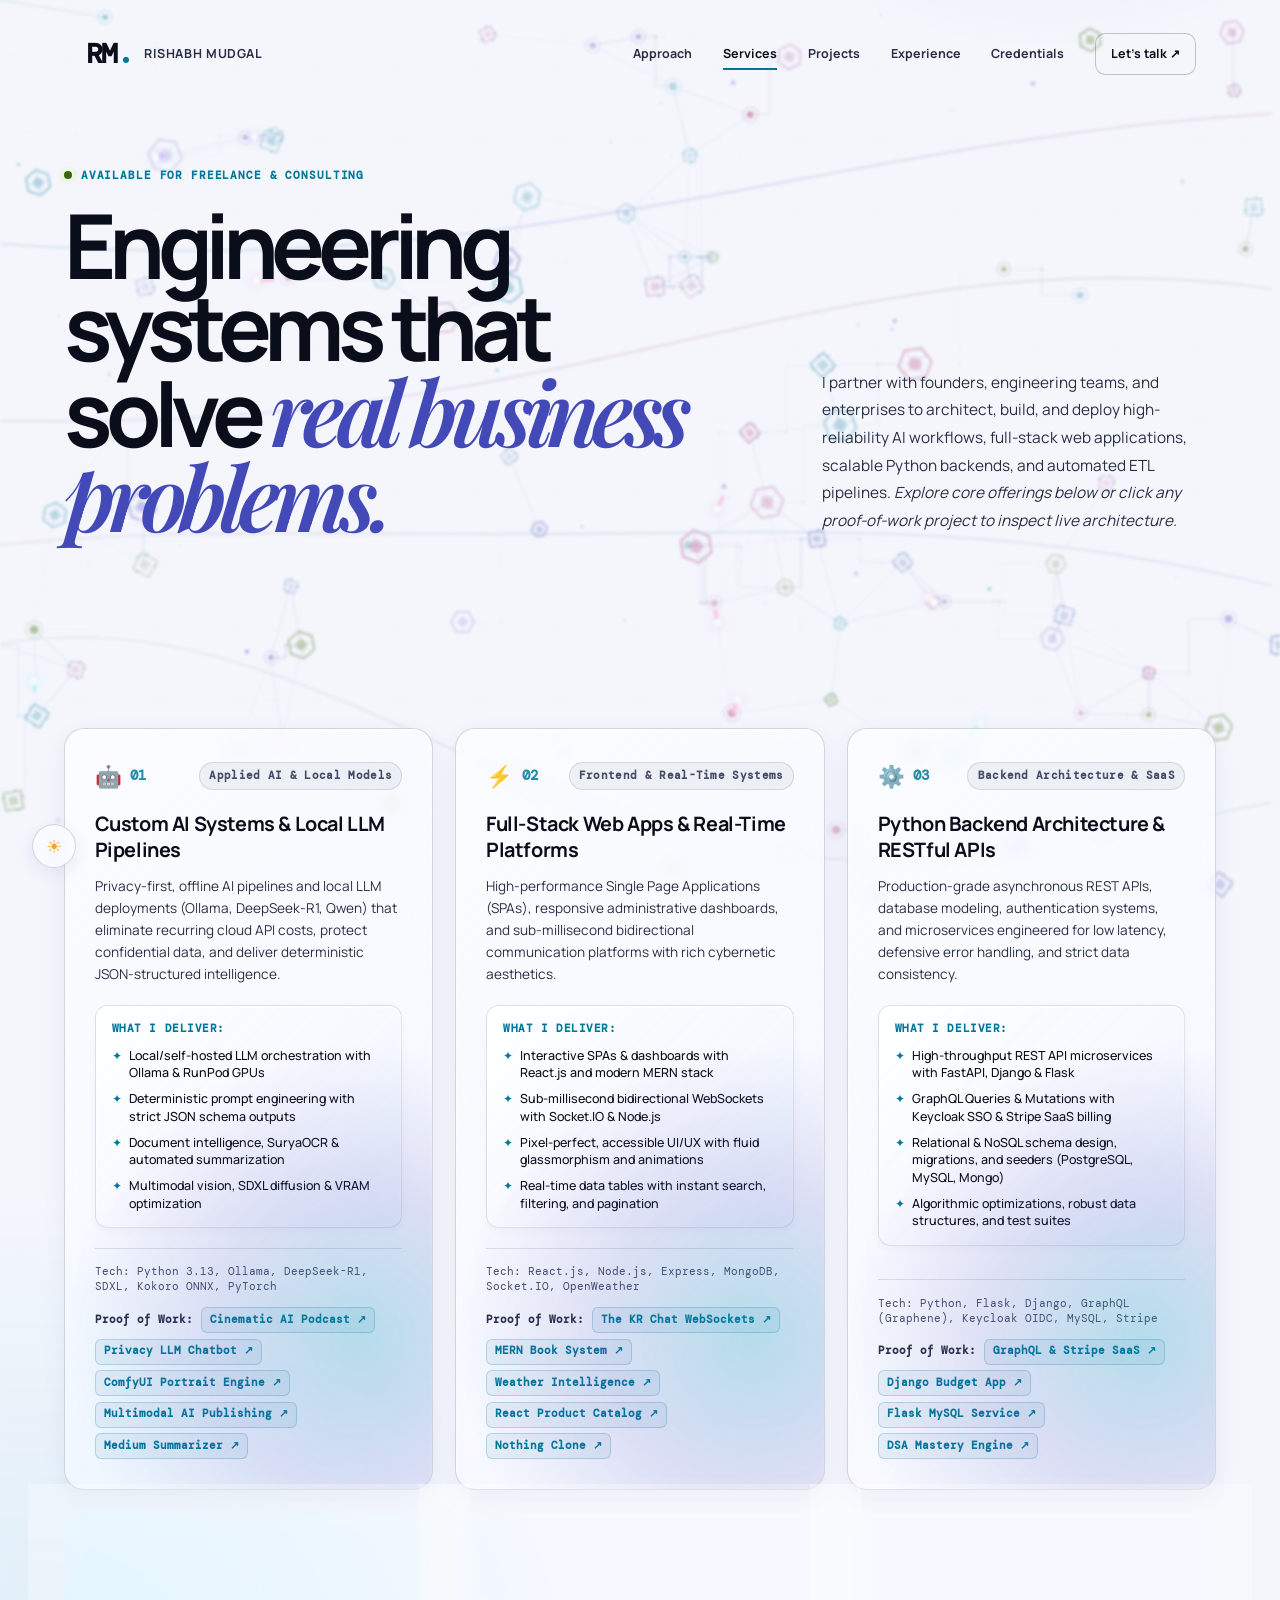
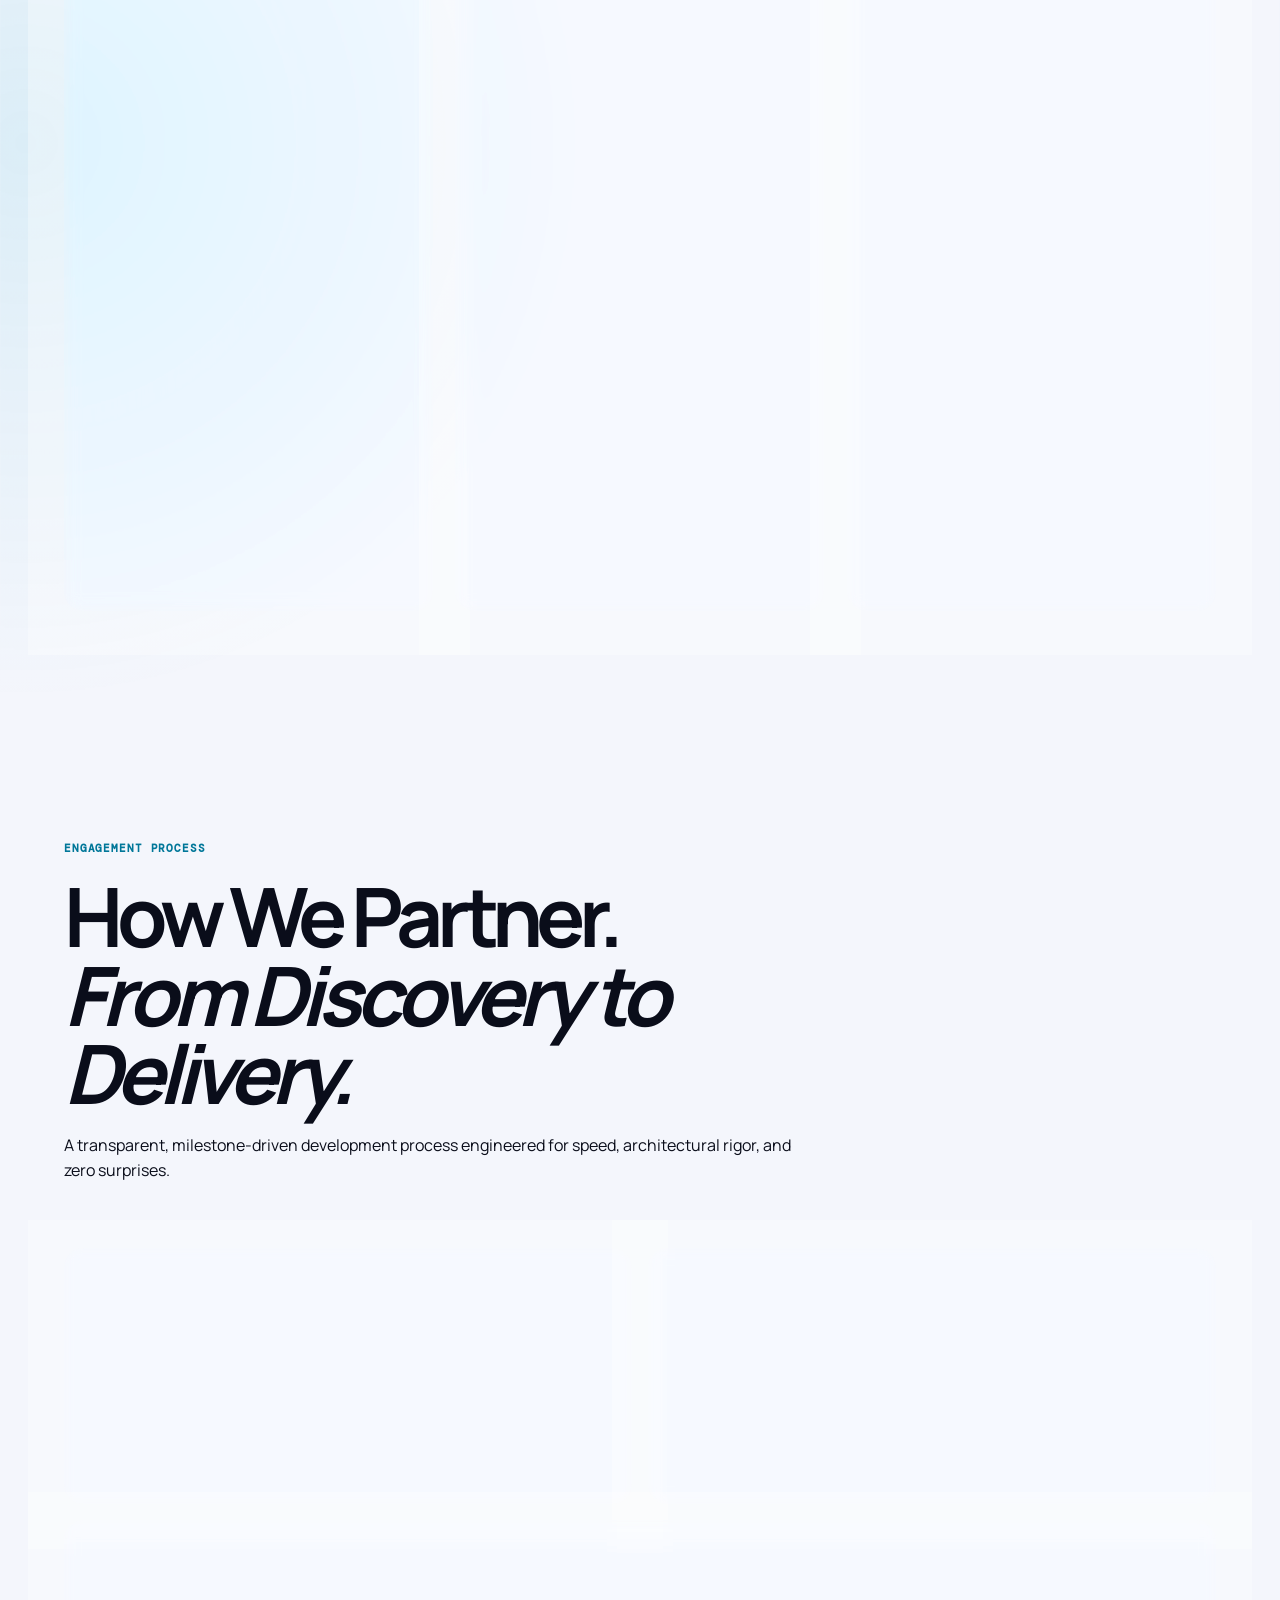
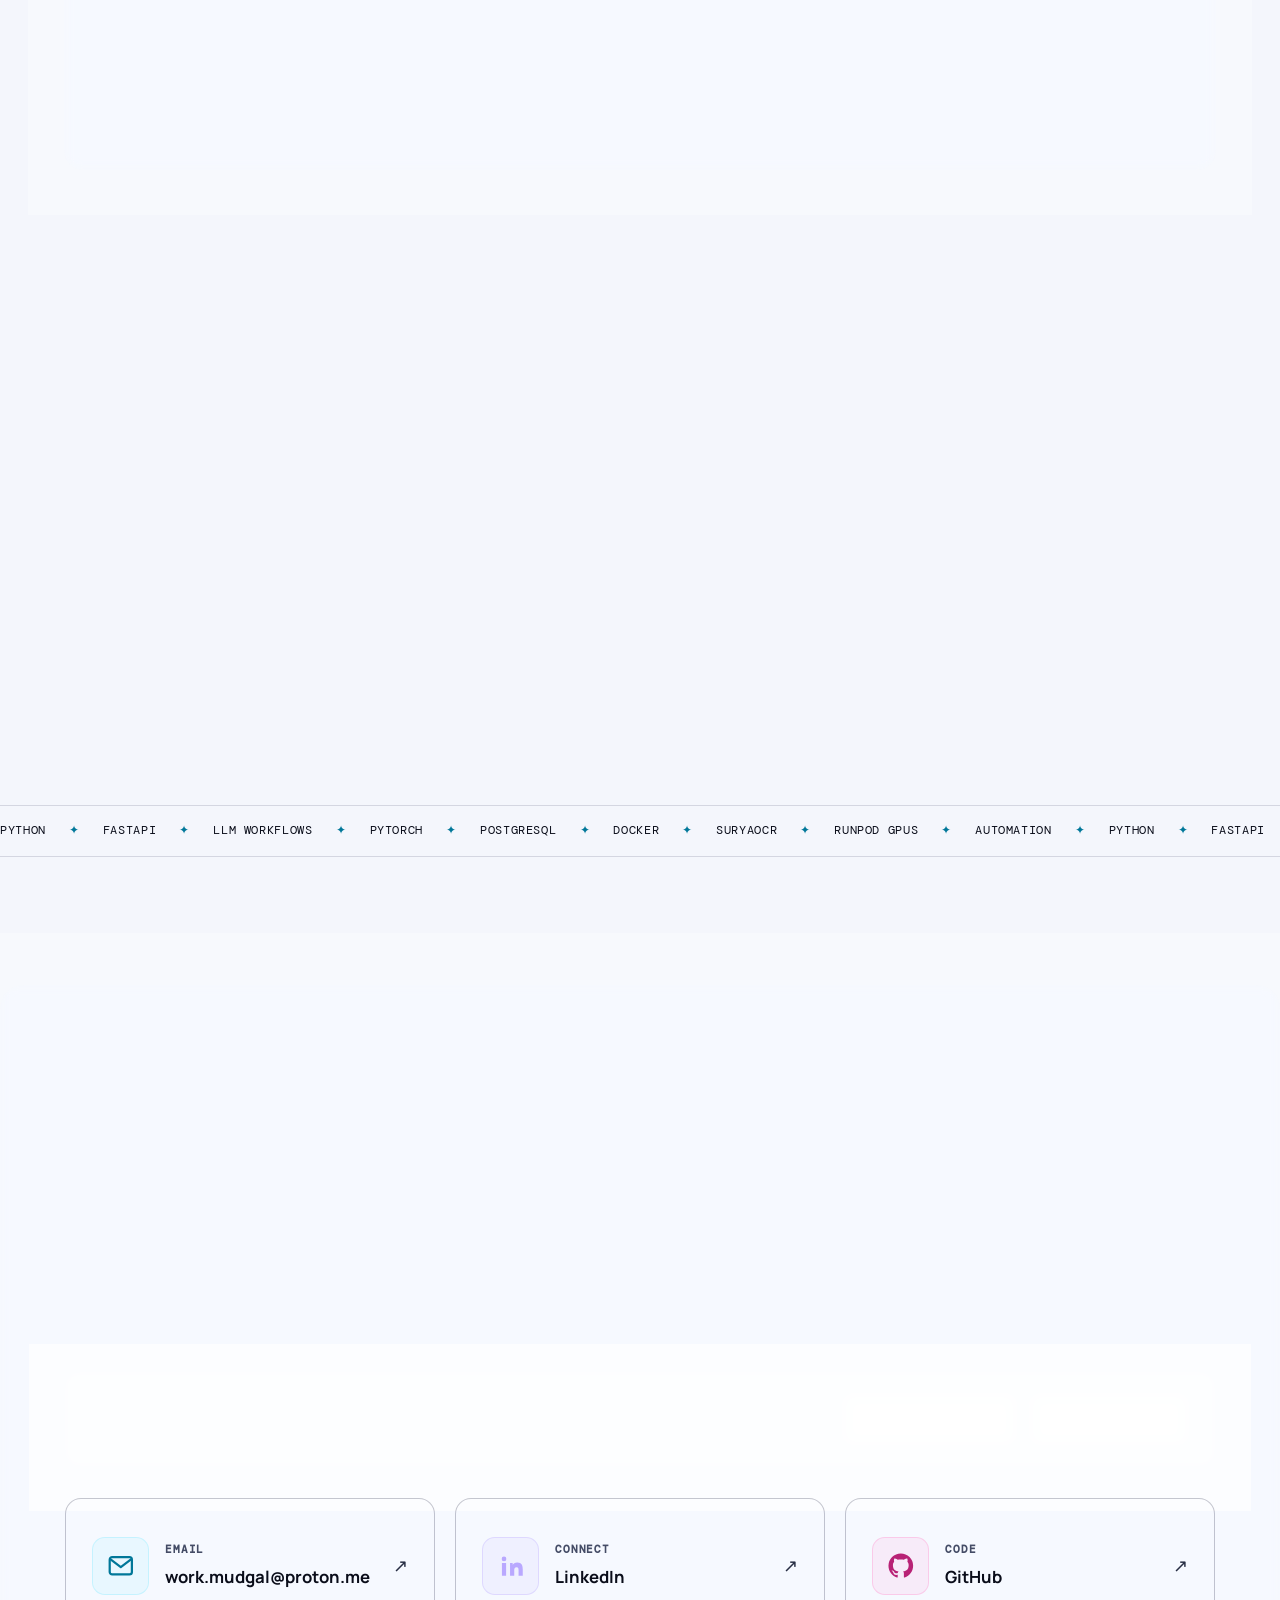
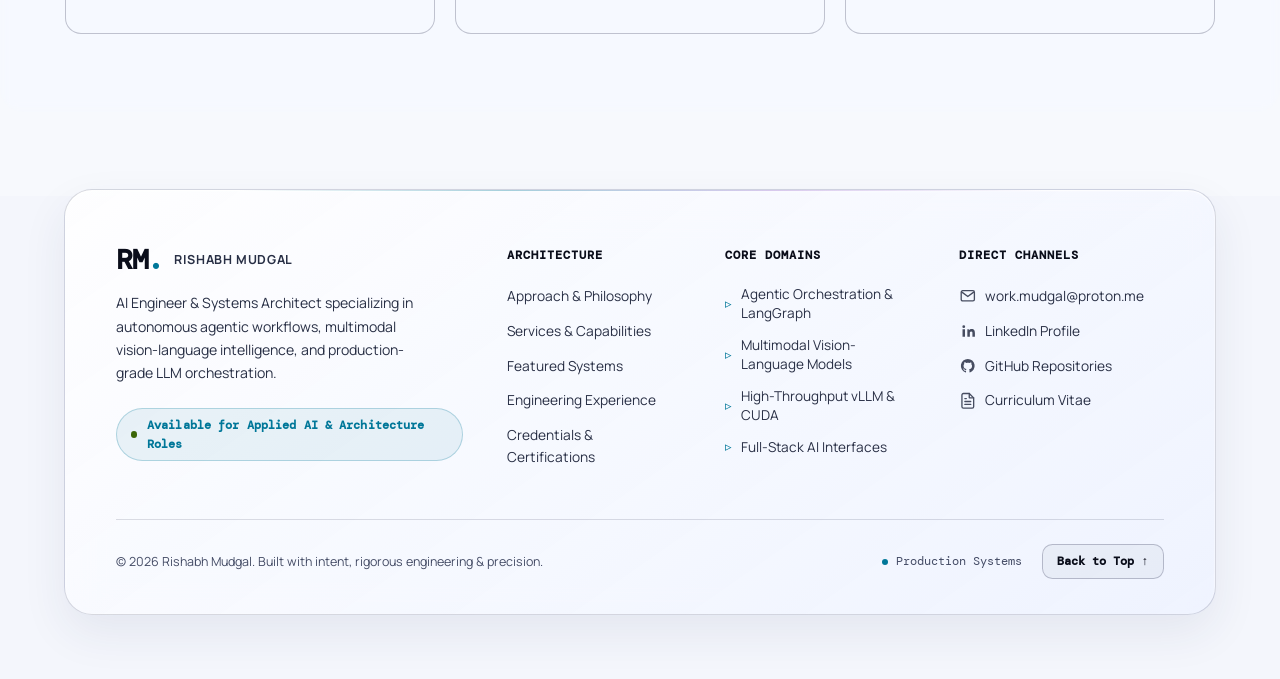
<file: services.html>
<!DOCTYPE html>
<html lang="en" data-theme="light">
  <head>
    <meta charset="UTF-8">
    <meta name="viewport" content="width=device-width, initial-scale=1.0">
    <meta name="description" content="Freelance Engineering Services by Rishabh Mudgal — Custom AI Pipelines, Local LLMs, Full-Stack Web Development, Scalable Python Backends, and Data ETL Automation.">
    <meta name="theme-color" content="#090914">
    <link rel="icon" href="favicon.svg" type="image/svg+xml">
    <link rel="preconnect" href="https://fonts.googleapis.com">
    <link rel="preconnect" href="https://fonts.gstatic.com" crossorigin>
    <link href="https://fonts.googleapis.com/css2?family=DM+Mono:wght@400;500;600&family=Manrope:wght@400;500;600;700;800&family=Playfair+Display:ital,wght@0,600;0,700;1,600;1,700&display=swap" rel="stylesheet">
    <link rel="stylesheet" href="styles.css?v=2.2">
    <title>Freelance Services &amp; Consulting — Rishabh Mudgal</title>
  </head>
  <body>
    <a class="skip-link" href="#main-content">Skip to content</a>
    <!-- Interactive Generative Circuit & Wave Canvas -->
    <canvas id="ambient-canvas" class="ambient-canvas" aria-hidden="true"></canvas>

    <div class="ambient ambient--one" aria-hidden="true"></div>
    <div class="ambient ambient--two" aria-hidden="true"></div>
    <div class="cursor-glow" aria-hidden="true"></div>

    <!-- Minimalist Floating Controls -->
    <button class="theme-toggle-float" type="button" aria-label="Switch to dark theme" aria-pressed="true" data-theme-toggle>
      <span class="theme-toggle-float__icon">
        <span class="theme-toggle-float__sun" aria-hidden="true">☀</span>
        <span class="theme-toggle-float__moon" aria-hidden="true">◐</span>
      </span>
    </button>

    <button class="back-to-top" type="button" aria-label="Scroll back to top" data-back-to-top>
      <svg width="20" height="20" viewBox="0 0 24 24" fill="none" stroke="currentColor" stroke-width="2.5" stroke-linecap="round" stroke-linejoin="round" aria-hidden="true">
        <path d="m18 15-6-6-6 6"/>
      </svg>
    </button>

    <!-- Project & Resume Quick Preview Modal -->
    <div class="project-modal" data-project-modal aria-hidden="true" role="dialog" aria-modal="true">
      <div class="project-modal__backdrop" data-modal-backdrop></div>
      <div class="project-modal__dialog">
        <button class="project-modal__close" type="button" aria-label="Close modal" data-modal-close>✕</button>
        <div data-modal-body>
          <!-- Dynamically populated via script.js -->
        </div>
      </div>
    </div>

    <header class="site-header" data-header>
      <a class="brand" href="index.html" aria-label="Rishabh Mudgal — Approach">
        <span class="brand__mark">RM<span>.</span></span>
        <span class="brand__label">Rishabh Mudgal</span>
      </a>
      <nav class="site-nav" id="site-navigation" aria-label="Primary navigation" data-navigation>
        <a href="index.html">Approach</a>
        <a class="is-active" href="services.html">Services</a>
        <a href="projects.html">Projects</a>
        <a href="experience.html">Experience</a>
        <a href="education.html">Credentials</a>
        <a href="#contact" class="nav-contact">Let’s talk <span aria-hidden="true">↗</span></a>
      </nav>
      <button class="menu-toggle" type="button" aria-label="Open navigation menu" aria-controls="site-navigation" aria-expanded="false" data-menu-toggle>
        <span></span><span></span>
      </button>
    </header>

    <main id="main-content">
      <section class="section-shell page-intro" id="top">
        <div class="page-intro__grid" data-reveal>
          <div>
            <p class="eyebrow"><span class="status-dot" aria-hidden="true"></span>Available for Freelance &amp; Consulting</p>
            <h1>Engineering systems that solve <em>real business problems.</em></h1>
          </div>
          <p>
            I partner with founders, engineering teams, and enterprises to architect, build, and deploy 
            high-reliability AI workflows, full-stack web applications, scalable Python backends, and automated ETL pipelines. 
            <em>Explore core offerings below or click any proof-of-work project to inspect live architecture.</em>
          </p>
        </div>
      </section>

      <!-- Services Grid Section -->
      <section class="section-shell services-section">
        <div class="services-grid">
          <!-- Service 1: AI & Local LLMs -->
          <article class="service-card glass-card service-card--ai" data-reveal>
            <div class="service-card__header">
              <div class="service-card__badge">
                <span class="service-card__icon" aria-hidden="true">🤖</span>
                <span class="service-card__num">01</span>
              </div>
              <span class="service-card__tag">Applied AI &amp; Local Models</span>
            </div>
            <h3>Custom AI Systems &amp; Local LLM Pipelines</h3>
            <p class="service-card__desc">
              Privacy-first, offline AI pipelines and local LLM deployments (Ollama, DeepSeek-R1, Qwen) that eliminate recurring cloud API costs, protect confidential data, and deliver deterministic JSON-structured intelligence.
            </p>
            <div class="service-card__deliverables">
              <h4>What I Deliver:</h4>
              <ul>
                <li><span>✦</span> Local/self-hosted LLM orchestration with Ollama &amp; RunPod GPUs</li>
                <li><span>✦</span> Deterministic prompt engineering with strict JSON schema outputs</li>
                <li><span>✦</span> Document intelligence, SuryaOCR &amp; automated summarization</li>
                <li><span>✦</span> Multimodal vision, SDXL diffusion &amp; VRAM optimization</li>
              </ul>
            </div>
            <div class="service-card__footer">
              <span class="service-card__stack">Tech: Python 3.13, Ollama, DeepSeek-R1, SDXL, Kokoro ONNX, PyTorch</span>
              <div class="service-card__projects">
                <span class="service-card__projects-label">Proof of Work:</span>
                <button type="button" class="service-pill" data-open-project="audio_story">Cinematic AI Podcast ↗</button>
                <button type="button" class="service-pill" data-open-project="llm_chatbot">Privacy LLM Chatbot ↗</button>
                <button type="button" class="service-pill" data-open-project="comfyui_portrait">ComfyUI Portrait Engine ↗</button>
                <button type="button" class="service-pill" data-open-project="multimodal">Multimodal AI Publishing ↗</button>
                <button type="button" class="service-pill" data-open-project="summarizer">Medium Summarizer ↗</button>
              </div>
            </div>
          </article>

          <!-- Service 2: Full-Stack Web Development -->
          <article class="service-card glass-card service-card--web" data-reveal data-reveal-delay="80">
            <div class="service-card__header">
              <div class="service-card__badge">
                <span class="service-card__icon" aria-hidden="true">⚡</span>
                <span class="service-card__num">02</span>
              </div>
              <span class="service-card__tag">Frontend &amp; Real-Time Systems</span>
            </div>
            <h3>Full-Stack Web Apps &amp; Real-Time Platforms</h3>
            <p class="service-card__desc">
              High-performance Single Page Applications (SPAs), responsive administrative dashboards, and sub-millisecond bidirectional communication platforms with rich cybernetic aesthetics.
            </p>
            <div class="service-card__deliverables">
              <h4>What I Deliver:</h4>
              <ul>
                <li><span>✦</span> Interactive SPAs &amp; dashboards with React.js and modern MERN stack</li>
                <li><span>✦</span> Sub-millisecond bidirectional WebSockets with Socket.IO &amp; Node.js</li>
                <li><span>✦</span> Pixel-perfect, accessible UI/UX with fluid glassmorphism and animations</li>
                <li><span>✦</span> Real-time data tables with instant search, filtering, and pagination</li>
              </ul>
            </div>
            <div class="service-card__footer">
              <span class="service-card__stack">Tech: React.js, Node.js, Express, MongoDB, Socket.IO, OpenWeather</span>
              <div class="service-card__projects">
                <span class="service-card__projects-label">Proof of Work:</span>
                <button type="button" class="service-pill" data-open-project="krchat">The KR Chat WebSockets ↗</button>
                <button type="button" class="service-pill" data-open-project="bms">MERN Book System ↗</button>
                <button type="button" class="service-pill" data-open-project="weather">Weather Intelligence ↗</button>
                <button type="button" class="service-pill" data-open-project="product_listing">React Product Catalog ↗</button>
                <button type="button" class="service-pill" data-open-project="nothing">Nothing Clone ↗</button>
              </div>
            </div>
          </article>

          <!-- Service 3: Python Backend Engineering -->
          <article class="service-card glass-card service-card--python" data-reveal data-reveal-delay="120">
            <div class="service-card__header">
              <div class="service-card__badge">
                <span class="service-card__icon" aria-hidden="true">⚙️</span>
                <span class="service-card__num">03</span>
              </div>
              <span class="service-card__tag">Backend Architecture &amp; SaaS</span>
            </div>
            <h3>Python Backend Architecture &amp; RESTful APIs</h3>
            <p class="service-card__desc">
              Production-grade asynchronous REST APIs, database modeling, authentication systems, and microservices engineered for low latency, defensive error handling, and strict data consistency.
            </p>
            <div class="service-card__deliverables">
              <h4>What I Deliver:</h4>
              <ul>
                <li><span>✦</span> High-throughput REST API microservices with FastAPI, Django &amp; Flask</li>
                <li><span>✦</span> GraphQL Queries &amp; Mutations with Keycloak SSO &amp; Stripe SaaS billing</li>
                <li><span>✦</span> Relational &amp; NoSQL schema design, migrations, and seeders (PostgreSQL, MySQL, Mongo)</li>
                <li><span>✦</span> Algorithmic optimizations, robust data structures, and test suites</li>
              </ul>
            </div>
            <div class="service-card__footer">
              <span class="service-card__stack">Tech: Python, Flask, Django, GraphQL (Graphene), Keycloak OIDC, MySQL, Stripe</span>
              <div class="service-card__projects">
                <span class="service-card__projects-label">Proof of Work:</span>
                <button type="button" class="service-pill" data-open-project="graphql_todo">GraphQL &amp; Stripe SaaS ↗</button>
                <button type="button" class="service-pill" data-open-project="budget">Django Budget App ↗</button>
                <button type="button" class="service-pill" data-open-project="flask_mysql">Flask MySQL Service ↗</button>
                <button type="button" class="service-pill" data-open-project="gfg160">DSA Mastery Engine ↗</button>
              </div>
            </div>
          </article>

          <!-- Service 4: BI & Data Analytics -->
          <article class="service-card glass-card service-card--data" data-reveal data-reveal-delay="160">
            <div class="service-card__header">
              <div class="service-card__badge">
                <span class="service-card__icon" aria-hidden="true">📊</span>
                <span class="service-card__num">04</span>
              </div>
              <span class="service-card__tag">Data Analytics &amp; BI</span>
            </div>
            <h3>Data Analytics, BI Dashboards &amp; Audit Engines</h3>
            <p class="service-card__desc">
              Comprehensive statistical modeling, exploratory data analysis, and executive business intelligence dashboards converting raw transactional logs into actionable strategic decisions.
            </p>
            <div class="service-card__deliverables">
              <h4>What I Deliver:</h4>
              <ul>
                <li><span>✦</span> Exploratory Data Analysis (EDA) &amp; feature engineering with Pandas &amp; NumPy</li>
                <li><span>✦</span> Interactive Power BI dashboards &amp; financial/operational Excel pivot models</li>
                <li><span>✦</span> Statistical visualizations, heatmaps &amp; charts with Seaborn &amp; Matplotlib</li>
                <li><span>✦</span> Time-series algorithmic audit engines &amp; workforce compliance systems</li>
              </ul>
            </div>
            <div class="service-card__footer">
              <span class="service-card__stack">Tech: Python, Pandas, Seaborn, Matplotlib, Power BI, Excel</span>
              <div class="service-card__projects">
                <span class="service-card__projects-label">Proof of Work:</span>
                <button type="button" class="service-pill" data-open-project="cab_rides">Cab Rides Analytics ↗</button>
                <button type="button" class="service-pill" data-open-project="indian_food">Indian Food Mining ↗</button>
                <button type="button" class="service-pill" data-open-project="timecard">Timecard Compliance Audit ↗</button>
              </div>
            </div>
          </article>

          <!-- Service 5: Web Scraping & Automation -->
          <article class="service-card glass-card service-card--automation" data-reveal data-reveal-delay="200">
            <div class="service-card__header">
              <div class="service-card__badge">
                <span class="service-card__icon" aria-hidden="true">🕷️</span>
                <span class="service-card__num">05</span>
              </div>
              <span class="service-card__tag">Web ETL &amp; Automation</span>
            </div>
            <h3>Web Scraping, Anti-Bot Extraction &amp; ETL Pipelines</h3>
            <p class="service-card__desc">
              Automated data extraction systems that reliably bypass paywalls, process complex DOM structures, and feed structured data into databases on unattended 24/7 schedules.
            </p>
            <div class="service-card__deliverables">
              <h4>What I Deliver:</h4>
              <ul>
                <li><span>✦</span> Headless browser automation (Selenium, Playwright, BeautifulSoup4)</li>
                <li><span>✦</span> Anti-bot evasion, Gaussian typing jitter, proxy rotation &amp; DOM extraction</li>
                <li><span>✦</span> Multi-stage ETL extraction, data normalization &amp; deduplication tracking</li>
                <li><span>✦</span> 24/7 background Cron automation with self-healing logging &amp; email delivery</li>
              </ul>
            </div>
            <div class="service-card__footer">
              <span class="service-card__stack">Tech: Selenium, BeautifulSoup4, Colorama, Cron, IMAP/SMTP, Python</span>
              <div class="service-card__projects">
                <span class="service-card__projects-label">Proof of Work:</span>
                <button type="button" class="service-pill" data-open-project="social">Social Media Automation ↗</button>
                <button type="button" class="service-pill" data-open-project="amazon">Amazon Scraper &amp; ETL ↗</button>
                <button type="button" class="service-pill" data-open-project="summarizer">Medium Freedium Pipeline ↗</button>
              </div>
            </div>
          </article>

          <!-- Service 6: DevOps, Containerization & Security -->
          <article class="service-card glass-card service-card--devops" data-reveal data-reveal-delay="240">
            <div class="service-card__header">
              <div class="service-card__badge">
                <span class="service-card__icon" aria-hidden="true">🔒</span>
                <span class="service-card__num">06</span>
              </div>
              <span class="service-card__tag">DevOps &amp; Security</span>
            </div>
            <h3>Containerization, Cloud Deployment &amp; Security</h3>
            <p class="service-card__desc">
              Production-ready container packaging, self-hosted environments, and security auditing ensuring seamless software portability, encrypted data flows, and high availability.
            </p>
            <div class="service-card__deliverables">
              <h4>What I Deliver:</h4>
              <ul>
                <li><span>✦</span> Dockerfile optimization &amp; multi-container Docker Compose orchestration</li>
                <li><span>✦</span> Cloud server setup (AWS EC2, Elastic IPs, RunPod GPU instances)</li>
                <li><span>✦</span> Cryptographic hashing (SHA-1 / SHA-256), k-anonymity breach verification &amp; SSL</li>
                <li><span>✦</span> Portable image packaging, volume persistence &amp; self-cleaning lifecycles</li>
              </ul>
            </div>
            <div class="service-card__footer">
              <span class="service-card__stack">Tech: Docker, Docker Compose, Celery, Redis, PostgreSQL, HIBP API</span>
              <div class="service-card__projects">
                <span class="service-card__projects-label">Proof of Work:</span>
                <button type="button" class="service-pill" data-open-project="docker_auth">Dockerized Django Auth ↗</button>
                <button type="button" class="service-pill" data-open-project="pbc">Password Breach Checker ↗</button>
                <button type="button" class="service-pill" data-open-project="krchat">Containerized Chat Hub ↗</button>
              </div>
            </div>
          </article>
        </div>
      </section>

      <!-- How We Work / Process Section -->
      <section class="section-shell section" id="process">
        <div class="section-heading" data-reveal>
          <p class="eyebrow">Engagement Process</p>
          <h2>How We Partner.<br><em>From Discovery to Delivery.</em></h2>
          <p>A transparent, milestone-driven development process engineered for speed, architectural rigor, and zero surprises.</p>
        </div>

        <div class="focus-grid">
          <article class="focus-card glass-card" data-reveal>
            <div class="focus-card__number">01</div>
            <p class="focus-card__kicker">Discovery &amp; Architecture</p>
            <h3>Requirements, scope &amp; technical specification.</h3>
            <p>We kick off with a deep dive into your business objectives, data flows, and constraints. I produce a concrete technical roadmap, API schema draft, and fixed milestone budget.</p>
          </article>

          <article class="focus-card glass-card" data-reveal data-reveal-delay="100">
            <div class="focus-card__number">02</div>
            <p class="focus-card__kicker">Rapid Sprints &amp; Staging</p>
            <h3>Iterative development with live staging previews.</h3>
            <p>I build in tight sprint cycles with continuous deployment to private staging environments. You receive frequent demo recordings and direct access to test progress.</p>
          </article>

          <article class="focus-card focus-card--wide glass-card" data-reveal data-reveal-delay="180">
            <div class="focus-card__number">03</div>
            <div class="focus-card__main">
              <p class="focus-card__kicker">Hardening &amp; Zero-Downtime Launch</p>
              <h3>Defensive testing, Docker deployment &amp; documentation.</h3>
              <p>Before delivery, the system undergoes rigorous edge-case testing, load validation, and containerization. Includes full documentation, source code handover, and post-launch support.</p>
            </div>
            <ul class="focus-card__features">
              <li><span>✦</span> Unit &amp; Load Testing</li>
              <li><span>✦</span> Dockerfile Optimization</li>
              <li><span>✦</span> Production Staging &amp; CI/CD</li>
              <li><span>✦</span> Full Source &amp; Doc Handover</li>
            </ul>
          </article>
        </div>
      </section>

      <!-- Direct Freelance Engagement Banner CTA -->
      <section class="section-shell section">
        <div class="service-cta glass-card" data-reveal>
          <div class="service-cta__glow" aria-hidden="true"></div>
          <div class="service-cta__content">
            <div class="service-cta__info">
              <span class="service-cta__label"><span class="status-dot" aria-hidden="true"></span>READY TO DISCUSS YOUR PROJECT</span>
              <h3>Have a project in mind?<br><em>Let’s engineer something dependable.</em></h3>
              <p>
                Whether you need a custom local LLM pipeline, a modern full-stack web application, an automated web scraping system, 
                or a scalable Python backend, I’m available for freelance contracts and technical consulting.
              </p>
            </div>
            <div class="service-cta__actions">
              <a class="button button--primary" href="mailto:work.mudgal@proton.me?subject=Freelance%20Project%20Inquiry%20-%20Rishabh%20Mudgal">
                Hire Me / Request a Quote <span>→</span>
              </a>
              <a class="button button--secondary" href="https://linkedin.com/in/mr-mudgal" target="_blank" rel="noreferrer">
                Discuss on LinkedIn <span>↗</span>
              </a>
              <a class="text-link" href="projects.html">
                Explore all 17 portfolio projects <span>↗</span>
              </a>
            </div>
          </div>
        </div>
      </section>
    </main>

    <section class="skill-ticker" aria-label="Tools and technologies">
      <div class="skill-ticker__track">
        <span>Python</span><i>✦</i><span>FastAPI</span><i>✦</i><span>LLM Workflows</span><i>✦</i><span>PyTorch</span><i>✦</i><span>PostgreSQL</span><i>✦</i><span>Docker</span><i>✦</i><span>SuryaOCR</span><i>✦</i><span>RunPod GPUs</span><i>✦</i><span>Automation</span><i>✦</i><span>Python</span><i>✦</i><span>FastAPI</span><i>✦</i><span>LLM Workflows</span><i>✦</i><span>PyTorch</span><i>✦</i><span>PostgreSQL</span><i>✦</i><span>Docker</span><i>✦</i><span>SuryaOCR</span><i>✦</i><span>RunPod GPUs</span><i>✦</i><span>Automation</span><i>✦</i>
      </div>
    </section>

    <!-- Contact Section with Resume Action Box -->
    <section class="section-shell contact contact--expanded" id="contact">
      <div class="contact__glow" aria-hidden="true"></div>
      <div class="contact__content" data-reveal>
        <p class="eyebrow">Let’s Connect</p>
        <h2>Have an idea worth<br><em>making useful?</em></h2>
        <p>I’m interested in backend, full-stack, and applied-AI opportunities where careful engineering can turn a promising idea into a dependable product.</p>
      </div>

      <!-- Resume Action Box -->
      <div class="resume-action-box" data-reveal>
        <div class="resume-action-box__info">
          <div class="resume-action-box__icon" aria-hidden="true">📄</div>
          <div class="resume-action-box__text">
            <strong>Rishabh Mudgal — Resume</strong>
            <span>Curriculum Vitae · Backend &amp; Applied AI Engineer</span>
          </div>
        </div>
        <div class="resume-action-box__btns">
          <a class="button button--primary" href="media/resume.pdf" download>Download Resume <span>↓</span></a>
          <a class="button button--secondary" href="media/resume.pdf" target="_blank">Open in New Tab <span>↗</span></a>
          <button class="button button--secondary" type="button" data-resume-preview>Quick Preview <span>✦</span></button>
        </div>
      </div>

      <div class="contact__channels" data-reveal data-reveal-delay="100">
        <a class="contact-channel" href="mailto:work.mudgal@proton.me">
          <span class="contact-channel__icon" aria-hidden="true"><svg width="24" height="24" viewBox="0 0 24 24" fill="none"><rect x="3" y="5" width="18" height="14" rx="2" stroke="currentColor" stroke-width="1.8"/><path d="m4 7 8 6 8-6" stroke="currentColor" stroke-width="1.8" stroke-linecap="round" stroke-linejoin="round"/></svg></span>
          <span class="contact-channel__copy"><small>Email</small><strong>work.mudgal@proton.me</strong></span><span class="contact-channel__arrow" aria-hidden="true">↗</span>
        </a>
        <a class="contact-channel" href="https://linkedin.com/in/mr-mudgal" target="_blank" rel="noreferrer">
          <span class="contact-channel__icon" aria-hidden="true"><svg width="24" height="24" viewBox="0 0 24 24" fill="currentColor"><path d="M6.5 8.3A1.9 1.9 0 1 0 6.5 4.5a1.9 1.9 0 0 0 0 3.8ZM4.8 9.8h3.4V20H4.8V9.8Zm5.5 0h3.2v1.4h.1c.5-.9 1.7-1.8 3.6-1.8 3.8 0 4.5 2.4 4.5 5.6v5h-3.4v-4.4c0-1.1 0-2.5-1.6-2.5s-1.9 1.2-1.9 2.4V20h-3.4V9.8Z"/></svg></span>
          <span class="contact-channel__copy"><small>Connect</small><strong>LinkedIn</strong></span><span class="contact-channel__arrow" aria-hidden="true">↗</span>
        </a>
        <a class="contact-channel" href="https://github.com/mr-mudgal" target="_blank" rel="noreferrer">
          <span class="contact-channel__icon" aria-hidden="true"><svg width="24" height="24" viewBox="0 0 24 24" fill="currentColor"><path d="M12 2A10 10 0 0 0 2 12c0 4.42 2.87 8.17 6.84 9.5.5.08.66-.23.66-.5v-1.69c-2.77.6-3.36-1.34-3.36-1.34-.46-1.16-1.11-1.47-1.11-1.47-.91-.62.07-.6.07-.6 1 .07 1.53 1.03 1.53 1.03.87 1.52 2.34 1.07 2.91.83.1-.65.35-1.09.63-1.34-2.22-.25-4.55-1.11-4.55-4.92 0-1.11.38-2 1.03-2.71-.1-.25-.45-1.29.1-2.64 0 0 .84-.27 2.75 1.02.79-.22 1.65-.33 2.5-.33.85 0 1.71.11 2.5.33 1.91-1.29 2.75-1.02 2.75-1.02.55 1.35.2 2.39.1 2.64.65.71 1.03 1.6 1.03 2.71 0 3.82-2.34 4.66-4.57 4.91.36.31.69.92.69 1.85V21c0 .27.16.59.67.5C19.14 20.16 22 16.42 22 12A10 10 0 0 0 12 2Z"/></svg></span>
          <span class="contact-channel__copy"><small>Code</small><strong>GitHub</strong></span><span class="contact-channel__arrow" aria-hidden="true">↗</span>
        </a>
      </div>
    </section>

    <footer class="site-footer section-shell" role="contentinfo">
      <div class="footer-card" data-reveal>
        <div class="footer-main">
          <!-- Brand & Role Summary -->
          <div class="footer-brand-col">
            <a class="brand brand--footer" href="#top" aria-label="Rishabh Mudgal — Back to Top">
              <span class="brand__mark">RM<span>.</span></span>
              <span class="brand__label">Rishabh Mudgal</span>
            </a>
            <p class="footer-bio">
              AI Engineer &amp; Systems Architect specializing in autonomous agentic workflows, multimodal vision-language intelligence, and production-grade LLM orchestration.
            </p>
            <div class="footer-status-pill">
              <span class="status-pulse-dot" aria-hidden="true"></span>
              <span>Available for Applied AI &amp; Architecture Roles</span>
            </div>
          </div>

          <!-- Navigation / Systems -->
          <div class="footer-nav-col">
            <h4 class="footer-heading">Architecture</h4>
            <nav class="footer-links" aria-label="Site Navigation">
              <a href="index.html">Approach &amp; Philosophy</a>
              <a href="services.html">Services &amp; Capabilities</a>
              <a href="projects.html">Featured Systems</a>
              <a href="experience.html">Engineering Experience</a>
              <a href="education.html">Credentials &amp; Certifications</a>
            </nav>
          </div>

          <!-- Core Domains -->
          <div class="footer-nav-col">
            <h4 class="footer-heading">Core Domains</h4>
            <ul class="footer-stack-list">
              <li><span>Agentic Orchestration &amp; LangGraph</span></li>
              <li><span>Multimodal Vision-Language Models</span></li>
              <li><span>High-Throughput vLLM &amp; CUDA</span></li>
              <li><span>Full-Stack AI Interfaces</span></li>
            </ul>
          </div>

          <!-- Direct Channels -->
          <div class="footer-nav-col">
            <h4 class="footer-heading">Direct Channels</h4>
            <nav class="footer-links" aria-label="Direct Contact Links">
              <a href="mailto:work.mudgal@proton.me" class="footer-link-highlight">
                <svg class="footer-link-icon" width="18" height="18" viewBox="0 0 24 24" fill="none" stroke="currentColor" stroke-width="1.8" stroke-linecap="round" stroke-linejoin="round" aria-hidden="true"><rect x="3" y="5" width="18" height="14" rx="2"/><path d="m4 7 8 6 8-6"/></svg>
                <span>work.mudgal@proton.me</span>
                <span class="footer-arrow" aria-hidden="true">↗</span>
              </a>
              <a href="https://linkedin.com/in/mr-mudgal" target="_blank" rel="noreferrer">
                <svg class="footer-link-icon" width="18" height="18" viewBox="0 0 24 24" fill="currentColor" aria-hidden="true"><path d="M6.5 8.3A1.9 1.9 0 1 0 6.5 4.5a1.9 1.9 0 0 0 0 3.8ZM4.8 9.8h3.4V20H4.8V9.8Zm5.5 0h3.2v1.4h.1c.5-.9 1.7-1.8 3.6-1.8 3.8 0 4.5 2.4 4.5 5.6v5h-3.4v-4.4c0-1.1 0-2.5-1.6-2.5s-1.9 1.2-1.9 2.4V20h-3.4V9.8Z"/></svg>
                <span>LinkedIn Profile</span>
                <span class="footer-arrow" aria-hidden="true">↗</span>
              </a>
              <a href="https://github.com/mr-mudgal" target="_blank" rel="noreferrer">
                <svg class="footer-link-icon" width="18" height="18" viewBox="0 0 24 24" fill="currentColor" aria-hidden="true"><path d="M12 2.6a9.5 9.5 0 0 0-3 18.5c.5.1.6-.2.6-.5v-1.9c-2.5.5-3-1.1-3-1.1-.4-1-.9-1.3-.9-1.3-.8-.5.1-.5.1-.5.9.1 1.4 1 1.4 1 .8 1.4 2 1 2.5.8.1-.6.3-1 .6-1.2-2-.2-4.1-1-4.1-4.4 0-1 .4-1.8 1-2.4-.1-.2-.4-1.1.1-2.4 0 0 .8-.3 2.5.9A8.6 8.6 0 0 1 12 8c.8 0 1.5.1 2.2.3 1.7-1.2 2.5-.9 2.5-.9.5 1.3.2 2.2.1 2.4.6.7 1 1.5 1 2.4 0 3.4-2.1 4.2-4.1 4.4.3.3.6.8.6 1.6v2.4c0 .2.2.6.6.5A9.5 9.5 0 0 0 12 2.6Z"/></svg>
                <span>GitHub Repositories</span>
                <span class="footer-arrow" aria-hidden="true">↗</span>
              </a>
              <a href="media/resume.pdf" target="_blank" rel="noreferrer">
                <svg class="footer-link-icon" width="18" height="18" viewBox="0 0 24 24" fill="none" stroke="currentColor" stroke-width="1.8" stroke-linecap="round" stroke-linejoin="round" aria-hidden="true"><path d="M14 2H6a2 2 0 0 0-2 2v16a2 2 0 0 0 2 2h12a2 2 0 0 0 2-2V8z"/><polyline points="14 2 14 8 20 8"/><line x1="16" y1="13" x2="8" y2="13"/><line x1="16" y1="17" x2="8" y2="17"/><polyline points="10 9 9 9 8 9"/></svg>
                <span>Curriculum Vitae</span>
                <span class="footer-arrow" aria-hidden="true">↗</span>
              </a>
            </nav>
          </div>
        </div>

        <!-- Sub-Footer / Meta -->
        <div class="footer-bottom">
          <div class="footer-bottom__copy">
            <p>© <span data-year></span> Rishabh Mudgal. Built with intent, rigorous engineering &amp; precision.</p>
          </div>
          <div class="footer-bottom__meta">
            <span class="footer-badge"><span class="badge-dot" aria-hidden="true"></span> Production Systems</span>
            <a href="#top" class="footer-back-to-top" aria-label="Back to top">
              <span>Back to Top</span>
              <span class="footer-back-arrow" aria-hidden="true">↑</span>
            </a>
          </div>
        </div>
      </div>
    </footer>

    <!-- Dynamic Projects & Certs Data Layer -->
    <script src="data/projects-data.js?v=2.2"></script>
    <script src="data/certificates-data.js?v=2.2"></script>
    <script src="script.js?v=2.2" defer></script>
  </body>
</html>
</file>
<file: styles.css>
:root {
  --ink: #eff1ff;
  --muted: #a5a8bf;
  --dim: #70738c;
  --canvas: #080810;
  --canvas-soft: #0e0e1a;
  --glass: rgba(12, 13, 26, 0.15);
  --glass-strong: rgba(16, 18, 34, 0.35);
  --line: rgba(255, 255, 255, 0.12);
  --line-strong: rgba(255, 255, 255, 0.2);
  --cyan: #6be7ff;
  --blue: #8c91ff;
  --violet: #b477ff;
  --pink: #ff86c8;
  --lime: #c7ff7b;
  --display: "Playfair Display", Georgia, serif;
  --sans: "Manrope", Arial, sans-serif;
  --mono: "DM Mono", "SFMono-Regular", Consolas, monospace;
  --max-width: 1240px;
  --page-gutter: clamp(1.25rem, 5vw, 4.5rem);
}

html[data-theme="light"] {
  --ink: #0a0d1a;
  --muted: #282f45;
  --dim: #444c66;
  --canvas: #f4f6fc;
  --canvas-soft: #e8ecf8;
  --glass: rgba(255, 255, 255, 0.3);
  --glass-strong: rgba(255, 255, 255, 0.55);
  --line: rgba(18, 24, 56, 0.14);
  --line-strong: rgba(18, 24, 56, 0.24);
  --cyan: #007799;
  --blue: #4449b8;
  --violet: #6b2eb8;
  --pink: #b82276;
  --lime: #3c6607;
}

/* Global Selection Lock */
*, *::before, *::after {
  box-sizing: border-box;
  -webkit-user-select: none;
  -moz-user-select: none;
  -ms-user-select: none;
  user-select: none;
  -webkit-touch-callout: none;
}

html { scroll-behavior: smooth; background: var(--canvas); }

body {
  min-width: 320px;
  margin: 0;
  overflow-x: hidden;
  color: var(--ink);
  background:
    radial-gradient(circle at 82% -7%, rgba(96, 85, 210, 0.18), transparent 27rem),
    radial-gradient(circle at 2% 32%, rgba(24, 149, 184, 0.12), transparent 35rem),
    var(--canvas);
  font-family: var(--sans);
  font-size: 16px;
  line-height: 1.6;
  transition: color 0.35s ease, background-color 0.35s ease;
}

html[data-theme="light"] body {
  background:
    radial-gradient(circle at 82% -7%, rgba(110, 95, 255, 0.15), transparent 27rem),
    radial-gradient(circle at 2% 32%, rgba(0, 160, 204, 0.1), transparent 35rem),
    var(--canvas)
}

a { color: inherit; text-decoration: none; }
:focus-visible { outline: 2px solid var(--cyan); outline-offset: 4px; }
button { font: inherit; }
p, h1, h2, h3, h4 { margin-top: 0; }

.page-noise {
  position: fixed; z-index: 10; inset: 0; pointer-events: none; opacity: 0.022;
  background-image: url("data:image/svg+xml,%3Csvg viewBox='0 0 240 240' xmlns='http://www.w3.org/2000/svg'%3E%3Cfilter id='n'%3E%3CfeTurbulence type='fractalNoise' baseFrequency='.9' numOctaves='4' stitchTiles='stitch'/%3E%3C/filter%3E%3Crect width='100%25' height='100%25' filter='url(%23n)' opacity='.8'/%3E%3C/svg%3E");
}

/* Interactive Generative AI Canvas Background */
.ambient-canvas {
  position: fixed;
  inset: 0;
  z-index: 0;
  width: 100%;
  height: 100%;
  pointer-events: none;
  opacity: 0.52;
  filter: blur(1.6px);
  transition: opacity 0.4s ease;
}

html[data-theme="light"] .ambient-canvas {
  opacity: 0.42;
  filter: blur(1.8px);
}

.ambient {
  position: fixed; z-index: -2; width: 34rem; height: 34rem; border-radius: 999px;
  filter: blur(75px); pointer-events: none; opacity: 0.1;
}
.ambient--one { top: 13rem; right: -14rem; background: var(--violet); animation: drift-one 16s ease-in-out infinite alternate; }
.ambient--two { top: 58rem; left: -18rem; background: var(--cyan); animation: drift-two 20s ease-in-out infinite alternate; }

.cursor-glow {
  position: fixed; z-index: -1; top: 0; left: 0; width: 32rem; height: 32rem;
  border-radius: 50%; pointer-events: none; opacity: 0; transform: translate(-50%, -50%);
  background: radial-gradient(circle, rgba(80, 135, 255, 0.1), transparent 65%);
  transition: opacity 0.35s ease;
}
body.has-pointer .cursor-glow { opacity: 1; }

.skip-link {
  position: fixed; z-index: 100; top: 0.75rem; left: 50%; padding: 0.75rem 1rem;
  color: #070710; background: var(--cyan); border-radius: 999px;
  transform: translate(-50%, -150%); transition: transform 0.2s ease;
}
.skip-link:focus { transform: translate(-50%, 0); }

main {
  position: relative;
  z-index: 2;
}

.section-shell {
  position: relative;
  z-index: 2;
  width: min(100%, calc(var(--max-width) + (var(--page-gutter) * 2)));
  margin: 0 auto; padding-right: var(--page-gutter); padding-left: var(--page-gutter);
}

/* Header & Ultra-Clear Liquid Glass Navigation */
.site-header {
  position: fixed; z-index: 50; top: 0; left: 50%; display: flex; align-items: center;
  justify-content: space-between; width: min(100% - 2rem, 1150px); min-height: 4.75rem;
  margin-top: 1rem; padding: 0.7rem 1.1rem 0.7rem 1.25rem; border: 1px solid transparent;
  border-radius: 1.25rem; transform: translateX(-50%);
  transition: background 0.3s ease, border-color 0.3s ease, box-shadow 0.3s ease, min-height 0.3s ease;
}

.site-header.is-scrolled, .site-header:has(.site-nav.is-open) {
  min-height: 4.1rem;
  border-color: rgba(255, 255, 255, 0.14);
  background: linear-gradient(135deg, rgba(10, 10, 22, 0.3) 0%, rgba(12, 12, 26, 0.15) 100%);
  box-shadow: 0 14px 36px 0 rgba(0, 0, 0, 0.3), inset 0 1px 1px rgba(255, 255, 255, 0.2);
  -webkit-backdrop-filter: blur(8px) saturate(180%);
  backdrop-filter: blur(8px) saturate(180%);
}

html[data-theme="light"] .site-header.is-scrolled,
html[data-theme="light"] .site-header:has(.site-nav.is-open) {
  background: linear-gradient(135deg, rgba(255, 255, 255, 0.5) 0%, rgba(240, 245, 255, 0.3) 100%);
  border-color: rgba(18, 24, 56, 0.16);
  box-shadow: 0 10px 28px 0 rgba(40, 50, 95, 0.08), inset 0 1px 1.5px rgba(255, 255, 255, 0.9);
}

.brand { display: inline-flex; align-items: center; gap: 0.75rem; min-width: 0; text-decoration: none; }
.brand__mark {
  font-family: var(--mono);
  font-size: clamp(1.45rem, 2.5vw, 1.75rem);
  font-weight: 800;
  letter-spacing: -0.06em;
  line-height: 1;
  display: inline-block;
  transition: transform 0.25s ease, color 0.25s ease;
}
.brand:hover .brand__mark {
  transform: scale(1.05);
}
.brand__mark span { color: var(--cyan); transition: filter 0.25s ease; }
.brand:hover .brand__mark span { filter: drop-shadow(0 0 8px var(--cyan)); }
.brand__label { color: var(--muted); font-size: 0.78rem; font-weight: 700; letter-spacing: 0.05em; text-transform: uppercase; transition: color 0.25s ease; }
.brand:hover .brand__label { color: var(--ink); }

/* Right Aligned Navigation Tabs */
.site-nav {
  margin-left: auto;
  display: flex;
  align-items: center;
  gap: clamp(1.1rem, 2.4vw, 2.1rem);
  color: var(--muted);
  font-size: 0.78rem;
  font-weight: 700;
}
.site-nav > a:not(.nav-contact) { position: relative; padding: 0.55rem 0; transition: color 0.25s ease; }
.site-nav > a:not(.nav-contact)::after {
  position: absolute; bottom: 0.2rem; left: 0; width: 0; height: 2px; content: ""; background: var(--cyan); transition: width 0.25s ease;
}
.site-nav > a:not(.nav-contact):hover, .site-nav > a:not(.nav-contact).is-active { color: var(--ink); }
.site-nav > a:not(.nav-contact):hover::after, .site-nav > a:not(.nav-contact).is-active::after { width: 100%; }

.nav-contact {
  padding: 0.62rem 0.95rem; color: var(--ink); border: 1px solid var(--line-strong); border-radius: 0.65rem;
  background: rgba(255, 255, 255, 0.03);
  transition: border-color 0.25s ease, background 0.25s ease, transform 0.25s ease, color 0.25s ease;
}
.nav-contact:hover { border-color: var(--cyan); background: rgba(107, 231, 255, 0.12); color: var(--cyan); transform: translateY(-2px); }

.menu-toggle {
  display: none; width: 2.5rem; height: 2.5rem; padding: 0; color: var(--ink); background: transparent;
  border: 1px solid var(--line); border-radius: 0.55rem; cursor: pointer;
}
.menu-toggle span { display: block; width: 1rem; height: 1px; margin: 0.26rem auto; background: currentColor; transition: transform 0.25s ease; }
.menu-toggle[aria-expanded="true"] span:first-child { transform: translateY(0.16rem) rotate(45deg); }
.menu-toggle[aria-expanded="true"] span:last-child { transform: translateY(-0.16rem) rotate(-45deg); }

/* Floating Controls */
.theme-toggle-float {
  position: fixed;
  z-index: 85;
  bottom: 2rem;
  left: 2rem;
  display: flex;
  align-items: center;
  justify-content: center;
  width: 2.75rem;
  height: 2.75rem;
  border-radius: 50%;
  border: 1px solid rgba(255, 255, 255, 0.16);
  background: linear-gradient(135deg, rgba(255, 255, 255, 0.05) 0%, rgba(255, 255, 255, 0.01) 100%), rgba(12, 14, 30, 0.22);
  box-shadow: 0 8px 24px 0 rgba(0, 0, 0, 0.3), inset 0 1px 1px rgba(255, 255, 255, 0.2);
  -webkit-backdrop-filter: blur(8px) saturate(180%);
  backdrop-filter: blur(8px) saturate(180%);
  cursor: pointer;
  color: var(--ink);
  transition: transform 0.25s cubic-bezier(0.22, 1, 0.36, 1), border-color 0.25s ease, box-shadow 0.25s ease, background 0.25s ease, bottom 0.2s ease;
}
.theme-toggle-float:hover {
  transform: translateY(-3px) scale(1.08);
  border-color: var(--cyan);
  background: rgba(20, 24, 48, 0.45);
  box-shadow: 0 10px 28px 0 rgba(0, 0, 0, 0.4), 0 0 16px rgba(107, 231, 255, 0.3);
}
.theme-toggle-float__icon {
  position: relative;
  width: 1.3rem;
  height: 1.3rem;
  display: grid;
  place-items: center;
}
.theme-toggle-float__sun, .theme-toggle-float__moon {
  grid-area: 1 / 1;
  font-size: 1.15rem;
  line-height: 1;
  transition: opacity 0.25s ease, transform 0.3s cubic-bezier(0.22, 1, 0.36, 1);
}
.theme-toggle-float__sun { opacity: 0; transform: rotate(-45deg) scale(0.5); color: #f5a623; }
.theme-toggle-float__moon { opacity: 1; transform: rotate(0deg) scale(1); color: var(--cyan); }
html[data-theme="light"] .theme-toggle-float {
  background: rgba(255, 255, 255, 0.5);
  border-color: rgba(18, 24, 56, 0.16);
  box-shadow: 0 6px 18px 0 rgba(31, 38, 135, 0.08);
}
html[data-theme="light"] .theme-toggle-float__sun { opacity: 1; transform: rotate(0deg) scale(1); }
html[data-theme="light"] .theme-toggle-float__moon { opacity: 0; transform: rotate(45deg) scale(0.5); }

.back-to-top {
  position: fixed;
  z-index: 85;
  bottom: 2rem;
  right: 2rem;
  width: 2.75rem;
  height: 2.75rem;
  border-radius: 50%;
  border: 1px solid rgba(255, 255, 255, 0.16);
  background: linear-gradient(135deg, rgba(255, 255, 255, 0.05) 0%, rgba(255, 255, 255, 0.01) 100%), rgba(12, 14, 30, 0.22);
  box-shadow: 0 8px 24px 0 rgba(0, 0, 0, 0.3), inset 0 1px 1px rgba(255, 255, 255, 0.2);
  -webkit-backdrop-filter: blur(8px) saturate(180%);
  backdrop-filter: blur(8px) saturate(180%);
  display: grid;
  place-items: center;
  color: var(--ink);
  cursor: pointer;
  opacity: 0;
  visibility: hidden;
  transform: translateY(1rem) scale(0.85);
  transition: opacity 0.3s ease, transform 0.3s cubic-bezier(0.22, 1, 0.36, 1), visibility 0.3s ease, border-color 0.25s ease, box-shadow 0.25s ease, color 0.25s ease, bottom 0.2s ease;
}
.back-to-top.is-visible {
  opacity: 1;
  visibility: visible;
  transform: translateY(0) scale(1);
}
.back-to-top:hover {
  transform: translateY(-3px) scale(1.08);
  border-color: var(--cyan);
  color: var(--cyan);
  box-shadow: 0 10px 28px 0 rgba(0, 0, 0, 0.4), 0 0 18px rgba(107, 231, 255, 0.3);
}
html[data-theme="light"] .back-to-top {
  background: rgba(255, 255, 255, 0.5);
  border-color: rgba(18, 24, 56, 0.16);
  box-shadow: 0 6px 18px 0 rgba(31, 38, 135, 0.08);
}
.back-to-top svg { width: 1.25rem; height: 1.25rem; transition: transform 0.2s ease; }
.back-to-top:hover svg { transform: translateY(-2px); }

/* Hero Section */
.hero { position: relative; display: grid; grid-template-columns: minmax(0, 1.05fr) minmax(28rem, 0.95fr); align-items: center; gap: clamp(2rem, 5vw, 6rem); min-height: min(52rem, 100vh); padding-top: 9rem; padding-bottom: 4rem; }
.hero__grid {
  position: absolute; top: 0; right: 2%; width: min(65vw, 52rem); height: 100%; pointer-events: none; opacity: 0.18;
  background-image: linear-gradient(rgba(180, 188, 255, 0.11) 1px, transparent 1px), linear-gradient(90deg, rgba(180, 188, 255, 0.11) 1px, transparent 1px);
  background-size: 3.5rem 3.5rem; -webkit-mask-image: radial-gradient(ellipse 64% 60% at 58% 45%, black, transparent 85%); mask-image: radial-gradient(ellipse 64% 60% at 58% 45%, black, transparent 85%);
}
.hero__copy { position: relative; z-index: 1; }
.eyebrow { display: flex; align-items: center; gap: 0.55rem; margin-bottom: 1.35rem; color: var(--cyan); font-family: var(--mono); font-size: 0.68rem; font-weight: 700; letter-spacing: 0.08em; line-height: 1.3; text-transform: uppercase; }
.status-dot { width: 0.5rem; height: 0.5rem; border-radius: 50%; background: var(--lime); box-shadow: 0 0 0 0.32rem rgba(199, 255, 123, 0.15); animation: pulse-dot 2s ease-out infinite; }
.hero h1, .section-heading h2, .systems h2, .contact h2 { margin-bottom: 1.25rem; font-size: clamp(3.05rem, 6.4vw, 6.15rem); font-weight: 700; letter-spacing: -0.075em; line-height: 0.96; }
.hero h1 { max-width: 10ch; }
.hero__accent {
  position: relative; display: inline-block; color: transparent; font-family: var(--display); font-style: italic; letter-spacing: -0.1em;
  background: linear-gradient(100deg, var(--cyan) 0%, #aaadff 50%, var(--pink) 100%); -webkit-background-clip: text; background-clip: text;
}
.hero__accent::after { position: absolute; right: 0; bottom: -0.08em; left: 0.1em; height: 0.075em; content: ""; opacity: 0.65; background: linear-gradient(90deg, var(--cyan), var(--pink)); transform: rotate(-1.5deg); }
.hero__lede { max-width: 36rem; margin-bottom: 2rem; color: var(--muted); font-size: clamp(1rem, 1.35vw, 1.14rem); line-height: 1.8; }
.hero__actions, .contact__actions { display: flex; flex-wrap: wrap; align-items: center; gap: 1.25rem; }

.button {
  display: inline-flex; align-items: center; justify-content: center; gap: 0.72rem; min-height: 3.25rem; padding: 0.75rem 1.35rem;
  border-radius: 0.75rem; font-size: 0.82rem; font-weight: 800; transition: transform 0.25s ease, box-shadow 0.25s ease, background 0.25s ease;
}
.button--primary {
  color: #060710;
  background: linear-gradient(112deg, var(--cyan), #adb4ff 57%, var(--pink));
  box-shadow: 0 10px 28px rgba(111, 202, 255, 0.22);
}
.button--primary:hover { box-shadow: 0 16px 38px rgba(111, 202, 255, 0.38); transform: translateY(-3px); }

html[data-theme="light"] .button--primary {
  color: #ffffff;
  background: linear-gradient(112deg, #007799 0%, #4449b8 52%, #a81c6a 100%);
  box-shadow: 0 10px 26px rgba(68, 73, 184, 0.38);
  text-shadow: 0 1px 2px rgba(0, 0, 0, 0.35);
}
html[data-theme="light"] .button--primary:hover {
  box-shadow: 0 16px 36px rgba(68, 73, 184, 0.5);
}

.button--secondary {
  color: var(--ink);
  background: rgba(255, 255, 255, 0.05);
  border: 1px solid var(--line-strong);
  box-shadow: 0 6px 18px rgba(0, 0, 0, 0.25);
  -webkit-backdrop-filter: blur(8px);
  backdrop-filter: blur(8px);
}
.button--secondary:hover {
  border-color: var(--cyan);
  color: var(--cyan);
  background: rgba(107, 231, 255, 0.1);
  transform: translateY(-2px);
}

html[data-theme="light"] .button--secondary {
  color: #0a0d1a;
  background: rgba(18, 24, 56, 0.06);
  border-color: rgba(18, 24, 56, 0.25);
  box-shadow: 0 4px 14px rgba(31, 38, 135, 0.08);
}
html[data-theme="light"] .button--secondary:hover {
  background: rgba(0, 119, 153, 0.12);
  border-color: var(--cyan);
  color: var(--cyan);
}

.button--primary span, .text-link span, .project-link span { font-size: 1.12em; transition: transform 0.2s ease; }
.button:hover span, .text-link:hover span, .project-link:hover span { transform: translate(0.15rem, -0.15rem); }
.text-link, .project-link { display: inline-flex; align-items: center; gap: 0.38rem; color: var(--ink); font-size: 0.8rem; font-weight: 800; }
.text-link::after, .project-link::after { width: 100%; height: 1.5px; content: ""; opacity: 0.6; background: currentColor; transform: scaleX(0.55); transform-origin: left; transition: transform 0.2s ease; }
.text-link:hover::after, .project-link:hover::after { transform: scaleX(1); }

.hero__chips { display: flex; flex-wrap: wrap; gap: 0.55rem; margin: 2.2rem 0 0; padding: 0; list-style: none; }
.hero__chips li, .project-card__tags span, .role__highlights span, .learning-card__topics span, .credential-list span {
  padding: 0.38rem 0.65rem; color: var(--muted); border: 1px solid var(--line); border-radius: 999px; font-family: var(--mono); font-size: 0.62rem; line-height: 1.25; font-weight: 600;
}

html[data-theme="light"] .hero__chips li,
html[data-theme="light"] .project-card__tags span,
html[data-theme="light"] .role__highlights span,
html[data-theme="light"] .learning-card__topics span,
html[data-theme="light"] .credential-list span {
  color: #12162b;
  border-color: rgba(18, 24, 56, 0.22);
  background: rgba(18, 24, 56, 0.05);
}

/* Hero Visual & Locked Orbits */
.hero-visual { position: relative; z-index: 1; min-height: 34rem; }

.orbit {
  position: absolute;
  top: 50%;
  left: 50%;
  border-radius: 50%;
  transform: translate(-50%, -50%);
  pointer-events: none;
}
.orbit--outer {
  width: min(44vw, 35rem);
  aspect-ratio: 1;
  border: 1px dashed rgba(155, 170, 255, 0.32);
  animation: spin 16s linear infinite;
}
.orbit--inner {
  width: min(29vw, 23rem);
  aspect-ratio: 1;
  border: 1px solid rgba(107, 231, 255, 0.35);
  animation: spin-reverse 11s linear infinite;
}

html[data-theme="light"] .orbit--outer { border-color: rgba(68, 73, 184, 0.45); }
html[data-theme="light"] .orbit--inner { border-color: rgba(0, 119, 153, 0.55); }

.orbit-dot {
  position: absolute;
  width: 0.72rem;
  height: 0.72rem;
  border-radius: 50%;
  transform: translate(-50%, -50%);
}
.orbit-dot--one {
  top: 0%;
  left: 50%;
  color: var(--cyan);
  background: var(--cyan);
  box-shadow: 0 0 16px 4px var(--cyan), 0 0 30px 8px rgba(107, 231, 255, 0.45), 0 0 4px #ffffff;
  animation: pulse-dot-glow 2s ease-in-out infinite alternate;
}
.orbit-dot--two {
  top: 50%;
  left: 100%;
  color: var(--pink);
  background: var(--pink);
  box-shadow: 0 0 16px 4px var(--pink), 0 0 30px 8px rgba(255, 134, 200, 0.45), 0 0 4px #ffffff;
  animation: pulse-dot-glow 2.4s ease-in-out infinite alternate;
}

/* Glass Card with High Transparency & Reduced Light Blur */
.glass-card {
  position: relative;
  overflow: hidden;
  border: 1px solid rgba(255, 255, 255, 0.13);
  background: linear-gradient(135deg, rgba(255, 255, 255, 0.04) 0%, rgba(255, 255, 255, 0.005) 100%), var(--glass);
  box-shadow: 0 10px 30px 0 rgba(0, 0, 0, 0.28), inset 0 1px 1.5px 0 rgba(255, 255, 255, 0.18);
  -webkit-backdrop-filter: blur(8px) saturate(180%);
  backdrop-filter: blur(8px) saturate(180%);
  transition: transform 0.35s cubic-bezier(0.22, 1, 0.36, 1), box-shadow 0.35s ease, border-color 0.35s ease;
}

.glass-card::before {
  content: "";
  position: absolute;
  inset: 0;
  pointer-events: none;
  background: radial-gradient(380px circle at var(--glow-x, 80%) var(--glow-y, 80%), rgba(107, 231, 255, 0.22), transparent 70%);
  opacity: var(--glow-opacity, 0.55);
  transition: opacity 0.35s ease;
}

.glass-card:hover {
  border-color: rgba(107, 231, 255, 0.55);
  box-shadow: 0 16px 40px 0 rgba(0, 0, 0, 0.38), 0 0 24px rgba(107, 231, 255, 0.2), inset 0 1px 2px rgba(255, 255, 255, 0.28);
}

html[data-theme="light"] .glass-card {
  background: linear-gradient(135deg, rgba(255, 255, 255, 0.5) 0%, rgba(240, 245, 255, 0.25) 100%), var(--glass);
  border: 1px solid rgba(18, 24, 56, 0.16);
  box-shadow: 0 8px 24px 0 rgba(31, 38, 135, 0.06), inset 0 1px 2px rgba(255, 255, 255, 0.9);
}
html[data-theme="light"] .glass-card::before {
  background: radial-gradient(420px circle at var(--glow-x, 80%) var(--glow-y, 80%), rgba(0, 140, 180, 0.35), rgba(68, 73, 184, 0.2), transparent 70%);
  opacity: var(--glow-opacity, 0.75);
}

.signal-card { position: absolute; top: 50%; left: 50%; width: min(100%, 31rem); padding: 1.4rem; border-radius: 1.3rem; transform: translate(-50%, -50%); animation: float-card 7s ease-in-out infinite; }
.signal-card::after { position: absolute; top: -1px; right: 13%; left: 13%; height: 1px; content: ""; background: linear-gradient(90deg, transparent, var(--cyan), transparent); }
.signal-card__topline, .system-board__top, .project-card__meta { display: flex; align-items: center; justify-content: space-between; gap: 1rem; color: var(--dim); font-family: var(--mono); font-size: 0.62rem; letter-spacing: 0.075em; text-transform: uppercase; }
.signal-card__label { color: var(--muted); font-weight: 700; }
.live-indicator { display: inline-flex; align-items: center; gap: 0.38rem; color: var(--lime); font-weight: 700; }
.live-indicator i { width: 0.38rem; height: 0.38rem; border-radius: 50%; background: currentColor; box-shadow: 0 0 0.7rem currentColor; }
.signal-card__core { display: flex; gap: 1rem; align-items: flex-start; padding: 2.3rem 0 1.75rem; }
.signal-card__glyph { display: grid; flex: 0 0 3rem; width: 3rem; height: 3rem; place-items: center; color: var(--cyan); border: 1px solid rgba(107, 231, 255, 0.3); border-radius: 0.85rem; font-size: 1.4rem; background: rgba(107, 231, 255, 0.09); box-shadow: inset 0 0 1.5rem rgba(107, 231, 255, 0.12); }
.signal-card__title { margin-bottom: 0.35rem; font-size: clamp(1.1rem, 1.6vw, 1.37rem); font-weight: 800; letter-spacing: -0.035em; line-height: 1.25; }
.signal-card__caption { max-width: 19rem; margin: 0; color: var(--muted); font-size: 0.74rem; line-height: 1.65; }
.signal-card__meter { display: flex; align-items: center; gap: 0.55rem; padding-top: 0.9rem; border-top: 1px solid var(--line); color: var(--muted); font-family: var(--mono); font-size: 0.58rem; letter-spacing: 0.07em; text-transform: uppercase; font-weight: 600; }
.signal-card__meter i { flex: 1; height: 1px; background: linear-gradient(90deg, rgba(107, 231, 255, 0.6), rgba(255, 255, 255, 0.14)); }

.floating-card { position: absolute; display: flex; align-items: center; gap: 0.65rem; padding: 0.72rem 0.84rem; border-radius: 0.82rem; animation: floating-card 6.5s ease-in-out infinite; }
.floating-card--api { top: 4rem; right: 0; }
.floating-card--data { bottom: 3.5rem; left: -0.7rem; animation-delay: -2.6s; }
.floating-card__icon { display: grid; width: 1.8rem; height: 1.8rem; place-items: center; border-radius: 0.5rem; font-family: var(--mono); font-size: 0.83rem; }
.floating-card__icon--blue { color: var(--cyan); background: rgba(107, 231, 255, 0.12); }
.floating-card__icon--pink { color: var(--pink); background: rgba(255, 134, 200, 0.12); }
.floating-card div { display: grid; gap: 0.04rem; }
.floating-card div span { color: var(--dim); font-family: var(--mono); font-size: 0.52rem; letter-spacing: 0.08em; font-weight: 700; }
.floating-card strong { font-size: 0.68rem; }

/* Proof Strip */
.proof-strip { display: grid; grid-template-columns: repeat(4, 1fr); border-top: 1px solid var(--line); border-bottom: 1px solid var(--line); }
.proof-card { display: grid; gap: 0.25rem; padding: 1.45rem clamp(0.8rem, 2vw, 1.8rem); border-right: 1px solid var(--line); }
.proof-card:first-child { border-left: 1px solid var(--line); }
.proof-card strong { color: var(--cyan); font-family: var(--display); font-size: clamp(1.65rem, 2.65vw, 2.3rem); font-style: italic; font-weight: 700; letter-spacing: -0.07em; line-height: 1; }
.proof-card:nth-child(2) strong { color: #acb2ff; }
.proof-card:nth-child(3) strong { color: var(--pink); }
.proof-card:nth-child(4) strong { color: var(--lime); }
.proof-card span { max-width: 12rem; color: var(--muted); font-size: 0.72rem; font-weight: 600; line-height: 1.45; }

html[data-theme="light"] .proof-card:nth-child(2) strong { color: var(--blue); }
html[data-theme="light"] .proof-card:nth-child(3) strong { color: var(--pink); }
html[data-theme="light"] .proof-card:nth-child(4) strong { color: var(--lime); }

.section { padding-top: clamp(6.5rem, 12vw, 10.5rem); }
.page-intro { min-height: 25rem; padding-top: 10.5rem; padding-bottom: clamp(3rem, 6vw, 5rem); }
.page-intro__grid { display: grid; grid-template-columns: minmax(0, 0.9fr) minmax(14rem, 0.5fr); align-items: end; gap: 3rem; }
.page-intro h1 { max-width: 11ch; margin: 0; font-size: clamp(3.1rem, 7vw, 6rem); letter-spacing: -0.08em; line-height: 0.92; }
.page-intro h1 em { color: #c8cbff; font-family: var(--display); font-style: italic; font-weight: 600; }
html[data-theme="light"] .page-intro h1 em { color: var(--blue); }
.page-intro__grid > p { max-width: 26rem; margin: 0 0 0.3rem; color: var(--muted); font-size: 0.96rem; line-height: 1.8; }

.section-heading { max-width: 47rem; margin-bottom: clamp(2.6rem, 5vw, 4.5rem); }
.focus-grid { display: grid; grid-template-columns: repeat(2, minmax(0, 1fr)); gap: 1rem; }
.focus-card, .learning-card { position: relative; min-height: 29rem; padding: clamp(1.35rem, 3vw, 2.25rem); overflow: hidden; border-radius: 1.25rem; }
.focus-card--ai::before {
  background: radial-gradient(420px circle at var(--glow-x, 80%) var(--glow-y, 80%), rgba(107, 231, 255, 0.24), transparent 70%);
}
.focus-card--python::before {
  background: radial-gradient(420px circle at var(--glow-x, 80%) var(--glow-y, 80%), rgba(180, 119, 255, 0.24), transparent 70%);
}
.focus-card__number { position: absolute; top: 1.45rem; right: 1.6rem; color: rgba(255, 255, 255, 0.25); font-family: var(--display); font-size: 1.4rem; font-style: italic; font-weight: 700; }
html[data-theme="light"] .focus-card__number { color: rgba(18, 24, 56, 0.2); }
.focus-card__icon { display: grid; width: 3.2rem; height: 3.2rem; margin-bottom: 2.6rem; place-items: center; border: 1px solid var(--line-strong); border-radius: 0.9rem; }
.focus-card--ai .focus-card__icon { color: var(--cyan); background: rgba(107, 231, 255, 0.08); }
.focus-card--python .focus-card__icon { color: #b9a8ff; background: rgba(180, 119, 255, 0.09); }
html[data-theme="light"] .focus-card--python .focus-card__icon { color: var(--violet); }
.focus-card__icon svg { width: 1.85rem; height: 1.85rem; }
.focus-card__kicker { margin-bottom: 0.5rem; color: var(--cyan); font-family: var(--mono); font-size: 0.66rem; letter-spacing: 0.09em; text-transform: uppercase; font-weight: 700; }
.focus-card--python .focus-card__kicker { color: #b9a8ff; }
html[data-theme="light"] .focus-card--python .focus-card__kicker { color: var(--violet); }
.focus-card h3, .learning-card h3 { max-width: 14ch; margin-bottom: 1rem; font-size: clamp(1.35rem, 2vw, 1.75rem); letter-spacing: -0.05em; line-height: 1.2; }
.focus-card > p:not(.focus-card__kicker), .learning-card > p:not(.eyebrow) { max-width: 30rem; color: var(--muted); font-size: 0.82rem; line-height: 1.7; }
.focus-card ul { display: grid; gap: 0.55rem; margin: 1.55rem 0 0; padding: 0; list-style: none; }
.focus-card li { display: flex; align-items: center; gap: 0.6rem; color: var(--ink); font-size: 0.74rem; font-weight: 500; }
.focus-card li::before { width: 0.4rem; height: 0.4rem; content: ""; border-radius: 50%; background: var(--cyan); box-shadow: 0 0 0.6rem rgba(107, 231, 255, 0.6); flex-shrink: 0; }
.focus-card--python li::before { background: #b9a8ff; box-shadow: 0 0 0.6rem rgba(185, 168, 255, 0.6); }

#process .focus-card:not(.focus-card--wide) {
  min-height: 15.5rem;
  display: flex;
  flex-direction: column;
}

#process .focus-card:not(.focus-card--wide) h3 {
  max-width: 22ch;
}

.focus-card--wide {
  grid-column: 1 / -1;
  min-height: auto;
  display: grid;
  grid-template-columns: minmax(0, 1.25fr) minmax(0, 0.95fr);
  gap: clamp(1.5rem, 3.5vw, 3rem);
  align-items: center;
  background: linear-gradient(110deg, rgba(107, 231, 255, 0.07), transparent 60%), var(--glass);
}

.focus-card--wide h3 {
  max-width: 32ch;
  margin-bottom: 0.8rem;
}

.focus-card--wide p:not(.focus-card__kicker) {
  max-width: 40rem;
  margin-bottom: 0;
}

.focus-card__features {
  display: grid;
  grid-template-columns: repeat(2, 1fr);
  gap: 0.65rem;
  margin: 0;
  padding: 0;
  list-style: none;
}

.focus-card__features li {
  display: flex;
  align-items: center;
  gap: 0.5rem;
  font-family: var(--mono);
  font-size: 0.72rem;
  color: var(--muted);
  background: rgba(255, 255, 255, 0.035);
  border: 1px solid rgba(255, 255, 255, 0.08);
  padding: 0.6rem 0.8rem;
  border-radius: 0.6rem;
  line-height: 1.35;
}

.focus-card__features li span {
  color: var(--lime);
  font-size: 0.72rem;
  flex-shrink: 0;
}

html[data-theme="light"] .focus-card--wide {
  background: linear-gradient(110deg, rgba(0, 119, 153, 0.07), rgba(255, 255, 255, 0.6) 60%), var(--glass);
}

html[data-theme="light"] .focus-card__features li {
  background: rgba(255, 255, 255, 0.7);
  border-color: rgba(18, 24, 56, 0.12);
  color: var(--ink);
}

html[data-theme="light"] .focus-card__features li span {
  color: var(--cyan);
}

@media (max-width: 840px) {
  .focus-card--wide {
    grid-template-columns: 1fr;
    gap: 1.4rem;
  }
}

@media (max-width: 520px) {
  .focus-card__features {
    grid-template-columns: 1fr;
  }
}

.learning-card { display: grid; grid-template-columns: 1fr auto; grid-column: 1 / -1; grid-template-rows: auto 1fr auto; min-height: auto; padding-right: clamp(1.35rem, 7vw, 7rem); background: linear-gradient(110deg, rgba(105, 190, 255, 0.09), transparent 55%), var(--glass); }
.learning-card .eyebrow, .learning-card h3, .learning-card > p { grid-column: 1; }
.learning-card h3 { margin-bottom: 0.8rem; }
.learning-card > p:not(.eyebrow) { margin-bottom: 1.4rem; }
.learning-card__spark { grid-row: 1 / span 2; grid-column: 2; align-self: center; color: var(--lime); font-size: clamp(4.5rem, 10vw, 8rem); line-height: 1; text-shadow: 0 0 3rem rgba(199, 255, 123, 0.42); animation: pulse-spark 4s ease-in-out infinite; }
.learning-card__topics { display: flex; flex-wrap: wrap; gap: 0.5rem; grid-column: 1 / -1; }
.learning-card__topics span { color: #cfdaa9; border-color: rgba(199, 255, 123, 0.25); background: rgba(199, 255, 123, 0.05); }

/* System Flow Board */
.systems { display: grid; grid-template-columns: 0.82fr 1.18fr; align-items: center; gap: clamp(2.5rem, 7vw, 7rem); }
.systems__intro .eyebrow { margin-bottom: 1.35rem; }
.systems__intro h2 { margin-bottom: 1.25rem; }
.system-board { overflow: hidden; border-radius: 1rem; }
.system-board__top { padding: 1rem 1.1rem; border-bottom: 1px solid var(--line); font-size: 0.6rem; font-weight: 700; }
.system-board__top span:first-child { color: var(--ink); }
.system-board__top i { display: inline-block; width: 0.4rem; height: 0.4rem; margin-right: 0.4rem; border-radius: 50%; background: var(--lime); box-shadow: 0 0 0.6rem rgba(199, 255, 123, 0.6); }
.system-flow { display: grid; grid-template-columns: 1fr auto 1fr auto 1fr auto 1fr; align-items: center; gap: 0.4rem; min-height: 19rem; padding: 2rem 1.25rem; }
.flow-node { position: relative; display: grid; min-height: 8.2rem; padding: 0.85rem; border: 1px solid var(--line-strong); border-radius: 0.7rem; background: rgba(255, 255, 255, 0.035); }
.flow-node--ai { border-color: rgba(107, 231, 255, 0.4); background: linear-gradient(135deg, rgba(107, 231, 255, 0.14), rgba(180, 119, 255, 0.09)); box-shadow: inset 0 0 2rem rgba(107, 231, 255, 0.1); }
.flow-node__icon { color: var(--dim); font-family: var(--mono); font-size: 0.58rem; font-weight: 700; }
.flow-node--ai .flow-node__icon { color: var(--cyan); }
.flow-node strong { align-self: center; font-size: clamp(0.74rem, 1vw, 0.88rem); letter-spacing: -0.04em; line-height: 1.2; }
.flow-node small { color: var(--muted); font-family: var(--mono); font-size: 0.52rem; line-height: 1.4; font-weight: 500; }
.flow-line { width: 1.7rem; height: 1px; background: rgba(255, 255, 255, 0.2); }
html[data-theme="light"] .flow-line { background: rgba(18, 24, 56, 0.2); }
.flow-line i { display: block; width: 35%; height: 100%; background: var(--cyan); box-shadow: 0 0 0.5rem var(--cyan); animation: flow-pulse 2.2s ease-in-out infinite; }
.system-board__footer { display: flex; flex-wrap: wrap; justify-content: space-between; gap: 0.8rem; padding: 0.9rem 1.1rem; color: var(--muted); border-top: 1px solid var(--line); font-family: var(--mono); font-size: 0.56rem; }
.system-board__footer b { color: var(--ink); font-weight: 700; }

/* Experience Page Redesign */
.timeline { border-top: 1px solid var(--line); }
.role {
  display: grid;
  grid-template-columns: minmax(13rem, 0.36fr) 1fr;
  gap: clamp(1.8rem, 4vw, 4.5rem);
  padding: 2.4rem 0;
  border-bottom: 1px solid var(--line);
  transition: background 0.25s ease;
}
.role:hover { background: linear-gradient(90deg, rgba(107, 231, 255, 0.045), transparent 72%); }

.role__sidebar {
  display: flex;
  flex-direction: column;
  gap: 0.6rem;
}
.role__time {
  color: var(--muted);
  font-family: var(--mono);
  font-size: 0.68rem;
  letter-spacing: 0.03em;
  font-weight: 700;
}
.role__time span { color: var(--dim); }

.role__company {
  color: var(--cyan);
  font-family: var(--sans);
  font-size: clamp(1.25rem, 1.9vw, 1.55rem);
  font-weight: 800;
  letter-spacing: -0.03em;
  line-height: 1.15;
  margin: 0;
  text-transform: none;
}

.role__body { min-width: 0; }
.role__heading { display: flex; justify-content: space-between; align-items: baseline; gap: 1rem; margin-bottom: 0.6rem; }
.role h3 { margin: 0; font-size: clamp(1.15rem, 1.8vw, 1.45rem); letter-spacing: -0.035em; line-height: 1.25; }
.role__badge {
  padding: 0.28rem 0.55rem;
  color: var(--lime);
  border: 1px solid rgba(199, 255, 123, 0.3);
  border-radius: 999px;
  font-family: var(--mono);
  font-size: 0.56rem;
  letter-spacing: 0.06em;
  text-transform: uppercase;
  font-weight: 700;
}
.role__summary { max-width: 46rem; margin-bottom: 0.9rem; color: var(--muted); font-size: 0.84rem; line-height: 1.7; }
.role--featured .role__summary { color: var(--ink); }
.role__highlights { display: flex; flex-wrap: wrap; gap: 0.43rem; margin-bottom: 1.1rem; }
.role__details { display: grid; gap: 0.65rem; max-width: 52rem; margin: 0; padding: 0; list-style: none; }
.role__details li { display: flex; gap: 0.75rem; color: var(--muted); font-size: 0.76rem; line-height: 1.6; }
.role__details li::before { content: "↳"; color: var(--cyan); font-weight: bold; flex-shrink: 0; }

/* Projects Page */
.projects { padding-bottom: 1rem; }
.project-grid { display: grid; grid-template-columns: repeat(2, minmax(0, 1fr)); gap: 1.25rem; }

.project-card {
  position: relative;
  min-height: 36rem;
  overflow: hidden;
  border-radius: 1.3rem;
  cursor: pointer;
  transform-style: preserve-3d;
  transition: border-color 0.3s ease, box-shadow 0.3s ease, transform 0.35s cubic-bezier(0.22, 1, 0.36, 1);
}
.project-card:hover {
  border-color: rgba(173, 180, 255, 0.55);
  box-shadow: inset 0 1px 0 rgba(255, 255, 255, 0.25), 0 28px 60px rgba(0, 0, 0, 0.4);
  transform: translateY(-4px);
}

.project-card--wide {
  display: grid;
  grid-column: 1 / -1;
  grid-template-columns: 1.1fr 0.9fr;
  min-height: 23.5rem;
}

.project-card__visual { position: relative; min-height: 13.5rem; overflow: hidden; background-color: #111127; }
.project-card:not(.project-card--wide) .project-card__visual { height: clamp(13rem, 20vw, 15.5rem); }
.project-card__visual::before, .project-card__visual::after { position: absolute; content: ""; pointer-events: none; }
.project-card__visual::before { inset: 0; background-image: linear-gradient(rgba(255, 255, 255, 0.055) 1px, transparent 1px), linear-gradient(90deg, rgba(255, 255, 255, 0.055) 1px, transparent 1px); background-size: 2rem 2rem; -webkit-mask-image: linear-gradient(180deg, black, transparent); mask-image: linear-gradient(180deg, black, transparent); }
.project-card__visual::after { inset: auto -13% -53% auto; width: 20rem; height: 20rem; border-radius: 50%; filter: blur(30px); opacity: 0.45; }

.project-card__visual--audio-story { display: grid; place-items: center; background: radial-gradient(circle at 45% 38%, #4a2468, #130f24 64%); }
.project-card__visual--audio-story::after { right: 25%; bottom: -45%; background: var(--yellow); }

.project-card__visual--summarizer { display: grid; place-items: center; background: radial-gradient(circle at 30% 30%, #213f68, #121330 66%); }
.project-card__visual--summarizer::after { background: var(--cyan); }
.visual-window { position: relative; z-index: 1; width: min(88%, 30rem); padding: 0.85rem; border: 1px solid rgba(255, 255, 255, 0.17); border-radius: 0.75rem; background: rgba(8, 10, 28, 0.82); backdrop-filter: blur(12px); box-shadow: 0 1.3rem 3rem rgba(0, 0, 0, 0.4); transform: rotate(-2deg); }
.visual-window__bar { display: flex; align-items: center; gap: 0.35rem; padding-bottom: 0.6rem; }
.visual-window__bar i { width: 0.42rem; height: 0.42rem; border-radius: 50%; background: rgba(255, 255, 255, 0.35); }
.visual-window__bar i:first-child { background: var(--pink); }
.visual-window__bar i:nth-child(2) { background: var(--lime); }
.visual-mail { display: grid; gap: 0.4rem; padding: 0.6rem 0.8rem; border: 1px solid rgba(107, 231, 255, 0.25); border-radius: 0.45rem; background: rgba(107, 231, 255, 0.06); }
.visual-mail__sender { color: var(--cyan); font-family: var(--mono); font-size: 0.65rem; font-weight: 600; }
.visual-mail__line { display: block; width: 92%; height: 0.25rem; border-radius: 99px; background: rgba(230, 235, 255, 0.2); }
.visual-mail__line--short { width: 61%; }
.visual-flow { display: flex; flex-wrap: wrap; align-items: center; justify-content: space-between; gap: 0.4rem; padding: 0.75rem 0.4rem; color: #c9caff; font-family: var(--mono); font-size: 0.62rem; letter-spacing: 0.03em; font-weight: 700; }
.visual-flow b { color: var(--cyan); font-size: 0.85rem; }
.visual-output { display: flex; align-items: center; gap: 0.5rem; padding: 0.6rem 0.8rem; color: #d8e7bd; border: 1px solid rgba(199, 255, 123, 0.25); border-radius: 0.45rem; background: rgba(199, 255, 123, 0.07); font-family: var(--mono); font-size: 0.62rem; font-weight: 600; }
.visual-output__pulse { width: 0.45rem; height: 0.45rem; border-radius: 50%; background: var(--lime); box-shadow: 0 0 0.6rem var(--lime); flex-shrink: 0; }

.project-card__visual--multimodal { display: grid; place-items: center; background: radial-gradient(circle at 50% 42%, #43247c, #151127 63%); }
.project-card__visual--multimodal::after { right: 20%; bottom: -42%; background: var(--pink); }
.visual-rings { position: absolute; top: 50%; left: 50%; width: 11rem; aspect-ratio: 1; transform: translate(-50%, -50%); }
.visual-rings i { position: absolute; inset: 0; border: 1px solid rgba(240, 220, 255, 0.35); border-radius: 50%; }
.visual-rings i:nth-child(2) { inset: 15%; border-color: rgba(255, 134, 200, 0.65); }
.visual-rings i:nth-child(3) { inset: 31%; border-color: var(--cyan); background: radial-gradient(circle, rgba(107, 231, 255, 0.55), transparent 62%); box-shadow: 0 0 3rem rgba(107, 231, 255, 0.45); }
.visual-scan { position: absolute; z-index: 1; top: 50%; left: 50%; width: 7.4rem; aspect-ratio: 1; border: 1px solid rgba(255, 255, 255, 0.4); transform: translate(-50%, -50%) rotate(9deg); }
.visual-scan__image { position: absolute; inset: 1.2rem; opacity: 0.8; background: linear-gradient(135deg, rgba(255, 134, 200, 0.65), transparent 55%), linear-gradient(45deg, rgba(107, 231, 255, 0.7), transparent 52%); clip-path: polygon(0 85%, 30% 35%, 50% 58%, 70% 18%, 100% 85%); }
.visual-scan__line { position: absolute; right: 0.5rem; left: 0.5rem; height: 1px; background: var(--cyan); box-shadow: 0 0 1rem var(--cyan); animation: scan-line 3.4s ease-in-out infinite; }

.project-card__visual--social { display: grid; place-items: center; background: radial-gradient(circle at 44% 42%, #5c224d, #201125 65%); }
.project-card__visual--social::after { background: var(--pink); }
.visual-calendar { position: relative; z-index: 1; display: grid; grid-template-columns: repeat(3, 1fr); gap: 0.45rem; width: 10rem; padding: 0.9rem; border: 1px solid rgba(255, 255, 255, 0.25); border-radius: 0.85rem; background: rgba(18, 10, 28, 0.64); box-shadow: 0 1.4rem 3rem rgba(0, 0, 0, 0.25); transform: rotate(-8deg); }
.visual-calendar::before { position: absolute; top: -0.4rem; right: 1.1rem; left: 1.1rem; height: 0.65rem; content: ""; border: 1px solid rgba(255, 134, 200, 0.55); border-radius: 0.35rem; background: #4a1b48; }
.visual-calendar span { aspect-ratio: 1; border-radius: 0.22rem; background: rgba(255, 255, 255, 0.12); }
.visual-calendar span:nth-child(2), .visual-calendar span:nth-child(6), .visual-calendar span:nth-child(9) { background: var(--pink); box-shadow: 0 0 0.7rem rgba(255, 134, 200, 0.5); }
.visual-zap { position: absolute; z-index: 2; right: 27%; bottom: 21%; display: grid; width: 2.8rem; height: 2.8rem; place-items: center; color: #1e0c1b; border-radius: 50%; background: var(--lime); box-shadow: 0 0 2rem rgba(199, 255, 123, 0.6); font-size: 1.6rem; }

.project-card__visual--amazon { display: grid; place-items: center; background: radial-gradient(circle at 42% 36%, #155552, #102827 63%); }
.project-card__visual--amazon::after { background: var(--lime); }
.visual-data { position: absolute; z-index: 1; top: 30%; left: 50%; display: grid; gap: 0.6rem; width: 10rem; padding: 1rem; border: 1px solid rgba(107, 231, 255, 0.32); border-radius: 0.8rem; background: rgba(5, 30, 35, 0.65); transform: translateX(-50%) rotate(5deg); }
.visual-data__row { width: 100%; height: 0.3rem; border-radius: 99px; background: linear-gradient(90deg, rgba(107, 231, 255, 0.8) 35%, rgba(255, 255, 255, 0.15) 35%); }
.visual-data__row:nth-child(2) { background: linear-gradient(90deg, rgba(199, 255, 123, 0.9) 65%, rgba(255, 255, 255, 0.15) 65%); }
.visual-data__row:nth-child(3) { background: linear-gradient(90deg, rgba(255, 134, 200, 0.88) 48%, rgba(255, 255, 255, 0.15) 48%); }
.visual-data__row:nth-child(4) { background: linear-gradient(90deg, rgba(160, 172, 255, 0.88) 80%, rgba(255, 255, 255, 0.15) 80%); }
.visual-chart { position: absolute; z-index: 2; right: 20%; bottom: 20%; display: flex; align-items: end; gap: 0.28rem; height: 4rem; padding: 0.55rem; border: 1px solid rgba(255, 255, 255, 0.18); border-radius: 0.5rem; background: rgba(7, 24, 27, 0.76); }
.visual-chart i { width: 0.42rem; height: 30%; background: var(--cyan); }
.visual-chart i:nth-child(2) { height: 53%; background: #9ec5ff; }
.visual-chart i:nth-child(3) { height: 44%; background: var(--pink); }
.visual-chart i:nth-child(4) { height: 78%; background: #b1f192; }
.visual-chart i:nth-child(5) { height: 100%; background: var(--lime); }

.project-card__content { display: flex; flex-direction: column; align-items: flex-start; padding: clamp(1.2rem, 2.2vw, 1.75rem); }
.project-card--wide .project-card__content { justify-content: center; }
.project-card__meta { width: 100%; margin-bottom: 0.75rem; }
.project-card__meta span:last-child { color: var(--cyan); font-weight: 700; }
.project-card h3 { margin-bottom: 0.55rem; font-size: clamp(1.3rem, 2vw, 1.85rem); letter-spacing: -0.05em; line-height: 1.1; }
.project-card__content > p { max-width: 32rem; margin-bottom: 0.95rem; color: var(--muted); font-size: 0.82rem; line-height: 1.65; }
.project-card__tags { display: flex; flex-wrap: wrap; gap: 0.35rem; margin-top: auto; }
.project-card__tags span { color: #c1c4d9; background: rgba(255, 255, 255, 0.04); font-size: 0.68rem; padding: 0.25rem 0.6rem; }
.project-card__action {
  margin-top: 1rem;
  display: inline-flex;
  align-items: center;
  gap: 0.45rem;
  color: var(--cyan);
  font-family: var(--mono);
  font-size: 0.72rem;
  font-weight: 700;
  letter-spacing: 0.04em;
  text-transform: uppercase;
}

/* ==========================================================================
   Services Section & Freelance Offerings
   ========================================================================== */
.services-section {
  position: relative;
  padding-top: clamp(3.5rem, 6vw, 5.5rem);
  padding-bottom: clamp(3.5rem, 6vw, 5.5rem);
}

.services-grid {
  display: grid;
  grid-template-columns: repeat(auto-fit, minmax(320px, 1fr));
  gap: 1.4rem;
  margin-top: 2.2rem;
}

@media (min-width: 1080px) {
  .services-grid {
    grid-template-columns: repeat(3, 1fr);
  }
}

.service-card {
  display: flex;
  flex-direction: column;
  padding: clamp(1.4rem, 2.5vw, 1.85rem);
  border-radius: 1.25rem;
  transition: transform 0.3s cubic-bezier(0.16, 1, 0.3, 1), box-shadow 0.3s ease, border-color 0.3s ease;
  position: relative;
  overflow: hidden;
}

.service-card:hover {
  transform: translateY(-4px);
  border-color: rgba(107, 231, 255, 0.4);
  box-shadow: 0 16px 36px rgba(0, 0, 0, 0.4), 0 0 20px rgba(107, 231, 255, 0.08);
}

.service-card__header {
  display: flex;
  align-items: center;
  justify-content: space-between;
  gap: 0.8rem;
  margin-bottom: 1.1rem;
}

.service-card__badge {
  display: flex;
  align-items: center;
  gap: 0.55rem;
}

.service-card__icon {
  font-size: 1.35rem;
  display: grid;
  place-items: center;
}

.service-card__num {
  font-family: var(--mono);
  font-size: 0.85rem;
  font-weight: 700;
  color: var(--cyan);
  opacity: 0.85;
}

.service-card__tag {
  font-family: var(--mono);
  font-size: 0.66rem;
  font-weight: 600;
  color: var(--muted);
  background: rgba(255, 255, 255, 0.05);
  padding: 0.28rem 0.58rem;
  border-radius: 99px;
  border: 1px solid rgba(255, 255, 255, 0.08);
  letter-spacing: 0.03em;
}

.service-card h3 {
  font-size: 1.24rem;
  font-weight: 700;
  margin-bottom: 0.75rem;
  line-height: 1.3;
  letter-spacing: -0.02em;
  color: var(--ink);
}

.service-card__desc {
  color: var(--muted);
  font-size: 0.85rem;
  line-height: 1.62;
  margin-bottom: 1.25rem;
}

.service-card__deliverables {
  background: rgba(0, 0, 0, 0.28);
  border: 1px solid rgba(255, 255, 255, 0.06);
  border-radius: 0.8rem;
  padding: 0.9rem 1rem;
  margin-bottom: 1.25rem;
  transition: background 0.3s ease, border-color 0.3s ease, box-shadow 0.3s ease;
}

.service-card__deliverables h4 {
  font-family: var(--mono);
  font-size: 0.7rem;
  text-transform: uppercase;
  letter-spacing: 0.05em;
  color: var(--cyan);
  margin-bottom: 0.55rem;
}

.service-card__deliverables ul {
  list-style: none;
  padding: 0;
  margin: 0;
  display: grid;
  gap: 0.5rem;
}

.service-card__deliverables li {
  font-size: 0.78rem;
  color: #c9cde0;
  line-height: 1.42;
  display: flex;
  align-items: flex-start;
  gap: 0.45rem;
}

.service-card__deliverables li span {
  color: var(--lime);
  font-size: 0.72rem;
  flex-shrink: 0;
  margin-top: 0.08rem;
}

.service-card__footer {
  margin-top: auto;
  display: flex;
  flex-direction: column;
  gap: 0.8rem;
  padding-top: 0.95rem;
  border-top: 1px solid var(--line);
}

.service-card__stack {
  font-family: var(--mono);
  font-size: 0.68rem;
  color: var(--dim);
  line-height: 1.4;
}

.service-card__projects {
  display: flex;
  flex-wrap: wrap;
  align-items: center;
  gap: 0.35rem;
}

.service-card__projects-label {
  font-family: var(--mono);
  font-size: 0.66rem;
  color: var(--muted);
  font-weight: 600;
  margin-right: 0.15rem;
}

.service-pill {
  display: inline-flex;
  align-items: center;
  gap: 0.25rem;
  padding: 0.22rem 0.5rem;
  border-radius: 0.38rem;
  background: rgba(107, 231, 255, 0.08);
  border: 1px solid rgba(107, 231, 255, 0.22);
  color: var(--cyan);
  font-family: var(--mono);
  font-size: 0.66rem;
  font-weight: 600;
  cursor: pointer;
  transition: background 0.2s ease, border-color 0.2s ease, transform 0.2s ease;
}

.service-pill:hover {
  background: rgba(107, 231, 255, 0.18);
  border-color: var(--cyan);
  transform: translateY(-1px);
}

/* Service Engagement Banner CTA */
.service-cta {
  margin-top: 3.2rem;
  padding: clamp(1.8rem, 3.5vw, 2.8rem);
  border-radius: 1.4rem;
  position: relative;
  overflow: hidden;
  border: 1px solid rgba(107, 231, 255, 0.25);
  background: linear-gradient(135deg, rgba(16, 26, 46, 0.75) 0%, rgba(8, 12, 24, 0.85) 100%);
}

.service-cta__glow {
  position: absolute;
  top: -30%;
  right: -10%;
  width: 24rem;
  height: 24rem;
  background: radial-gradient(circle, rgba(107, 231, 255, 0.18), transparent 70%);
  pointer-events: none;
  filter: blur(40px);
}

.service-cta__content {
  display: grid;
  grid-template-columns: 1.4fr 1fr;
  gap: 2.5rem;
  align-items: center;
  position: relative;
  z-index: 1;
}

@media (max-width: 900px) {
  .service-cta__content {
    grid-template-columns: 1fr;
    gap: 1.6rem;
  }
}

.service-cta__label {
  font-family: var(--mono);
  font-size: 0.72rem;
  font-weight: 700;
  color: var(--lime);
  letter-spacing: 0.06em;
  display: inline-flex;
  align-items: center;
  gap: 0.5rem;
  margin-bottom: 0.6rem;
}

.service-cta h3 {
  font-size: clamp(1.5rem, 2.6vw, 2.1rem);
  font-weight: 800;
  line-height: 1.2;
  letter-spacing: -0.03em;
  margin-bottom: 0.85rem;
  color: var(--ink);
}

.service-cta h3 em {
  font-style: italic;
  font-family: var(--serif);
  color: var(--cyan);
}

.service-cta p {
  color: var(--muted);
  font-size: 0.88rem;
  line-height: 1.65;
  max-width: 36rem;
}

.service-cta__actions {
  display: flex;
  flex-direction: column;
  align-items: flex-start;
  gap: 0.8rem;
}

/* ==========================================================================
   Services Section - Light Mode Theme
   ========================================================================== */
html[data-theme="light"] .service-card:hover {
  border-color: rgba(0, 119, 153, 0.45);
  box-shadow: 0 16px 36px rgba(31, 38, 135, 0.1), 0 0 20px rgba(0, 119, 153, 0.08);
}

html[data-theme="light"] .service-card__tag {
  background: rgba(18, 24, 56, 0.05);
  border-color: rgba(18, 24, 56, 0.12);
  color: var(--dim);
}

html[data-theme="light"] .service-card__deliverables {
  background: linear-gradient(135deg, rgba(255, 255, 255, 0.8) 0%, rgba(236, 242, 255, 0.62) 100%);
  border: 1px solid rgba(18, 24, 56, 0.11);
  box-shadow: inset 0 1px 2px rgba(255, 255, 255, 0.95), 0 2px 8px rgba(31, 38, 135, 0.04);
}

html[data-theme="light"] .service-card__deliverables h4 {
  color: var(--cyan);
  font-weight: 700;
}

html[data-theme="light"] .service-card__deliverables li {
  color: var(--ink);
  font-weight: 500;
}

html[data-theme="light"] .service-card__deliverables li span {
  color: var(--cyan);
}

html[data-theme="light"] .service-card__footer {
  border-top-color: rgba(18, 24, 56, 0.12);
}

html[data-theme="light"] .service-card__stack {
  color: var(--dim);
}

html[data-theme="light"] .service-card__projects-label {
  color: var(--muted);
}

html[data-theme="light"] .service-pill {
  background: rgba(0, 119, 153, 0.07);
  border-color: rgba(0, 119, 153, 0.22);
  color: var(--cyan);
}

html[data-theme="light"] .service-pill:hover {
  background: rgba(0, 119, 153, 0.14);
  border-color: var(--cyan);
}

html[data-theme="light"] .service-cta {
  background: linear-gradient(135deg, rgba(255, 255, 255, 0.85) 0%, rgba(235, 242, 255, 0.7) 100%), var(--glass);
  border: 1px solid rgba(0, 119, 153, 0.25);
  box-shadow: 0 16px 40px rgba(31, 38, 135, 0.08), inset 0 1px 2px rgba(255, 255, 255, 0.95);
}

html[data-theme="light"] .service-cta__glow {
  background: radial-gradient(circle, rgba(0, 119, 153, 0.12), transparent 70%);
}

html[data-theme="light"] .service-cta h3 em {
  color: var(--cyan);
}

html[data-theme="light"] .service-cta p {
  color: var(--muted);
}

/* Modals (Project, Certificate & Resume Viewer) */
.project-modal {
  position: fixed;
  inset: 0;
  z-index: 120;
  display: grid;
  place-items: center;
  padding: clamp(1rem, 3vw, 2.5rem);
  opacity: 0;
  visibility: hidden;
  transition: opacity 0.35s ease, visibility 0.35s ease;
}
.project-modal.is-open {
  opacity: 1;
  visibility: visible;
}
.project-modal__backdrop {
  position: absolute;
  inset: 0;
  background: rgba(4, 5, 12, 0.65);
  -webkit-backdrop-filter: blur(8px);
  backdrop-filter: blur(8px);
}
.project-modal__dialog {
  position: relative;
  z-index: 1;
  width: min(100%, 56rem);
  max-height: 90vh;
  overflow-y: auto;
  padding: clamp(1.5rem, 4vw, 2.8rem);
  border-radius: 1.5rem;
  border: 1px solid rgba(255, 255, 255, 0.16);
  background: linear-gradient(135deg, rgba(255, 255, 255, 0.06) 0%, rgba(255, 255, 255, 0.01) 100%), rgba(16, 17, 34, 0.6);
  box-shadow: 0 20px 60px 0 rgba(0, 0, 0, 0.55), inset 0 1px 2px rgba(255, 255, 255, 0.2);
  -webkit-backdrop-filter: blur(10px) saturate(180%);
  backdrop-filter: blur(10px) saturate(180%);
  transform: scale(0.94) translateY(1.5rem);
  transition: transform 0.35s cubic-bezier(0.22, 1, 0.36, 1);
}
.project-modal.is-open .project-modal__dialog {
  transform: scale(1) translateY(0);
}

html[data-theme="light"] .project-modal__backdrop {
  background: rgba(18, 24, 56, 0.3);
}
html[data-theme="light"] .project-modal__dialog {
  background: linear-gradient(135deg, rgba(255, 255, 255, 0.94) 0%, rgba(245, 248, 255, 0.9) 100%);
  border: 1px solid rgba(18, 24, 56, 0.18);
  box-shadow: 0 20px 60px 0 rgba(18, 24, 56, 0.18), inset 0 1px 2px rgba(255, 255, 255, 1);
}

.project-modal__close {
  position: absolute;
  top: 1.25rem;
  right: 1.25rem;
  width: 2.6rem;
  height: 2.6rem;
  border-radius: 50%;
  border: 1px solid var(--line-strong);
  background: rgba(255, 255, 255, 0.05);
  color: var(--ink);
  display: grid;
  place-items: center;
  font-size: 1.1rem;
  cursor: pointer;
  transition: transform 0.2s ease, border-color 0.2s ease, background 0.2s ease, color 0.2s ease;
}
.project-modal__close:hover {
  transform: scale(1.1);
  border-color: var(--cyan);
  color: var(--cyan);
  background: rgba(107, 231, 255, 0.12);
}
html[data-theme="light"] .project-modal__close {
  background: rgba(18, 24, 56, 0.05);
  border-color: rgba(18, 24, 56, 0.18);
  color: #0a0d1a;
}

/* Modal PDF Container */
.modal-pdf-wrapper {
  position: relative;
  width: 100%;
  aspect-ratio: 16 / 10;
  max-height: 27rem;
  border-radius: 1rem;
  overflow: hidden;
  border: 1px solid var(--line);
  background: #090916;
  margin-bottom: 1.6rem;
}
.modal-pdf-wrapper iframe, .modal-pdf-wrapper embed {
  width: 100%;
  height: 100%;
  border: none;
}
html[data-theme="light"] .modal-pdf-wrapper {
  background: #edf0fa;
  border-color: rgba(18, 24, 56, 0.18);
}

/* Multi-Certificate Tab Navigation */
.cert-tab-nav {
  display: flex;
  flex-wrap: wrap;
  gap: 0.5rem;
  margin-bottom: 1.2rem;
}
.cert-tab-btn {
  padding: 0.45rem 0.85rem;
  border-radius: 0.55rem;
  border: 1px solid var(--line);
  background: rgba(255, 255, 255, 0.04);
  color: var(--muted);
  font-family: var(--mono);
  font-size: 0.68rem;
  font-weight: 700;
  cursor: pointer;
  transition: border-color 0.2s ease, background 0.2s ease, color 0.2s ease;
}
.cert-tab-btn.is-active, .cert-tab-btn:hover {
  border-color: var(--cyan);
  background: rgba(107, 231, 255, 0.12);
  color: var(--cyan);
}
html[data-theme="light"] .cert-tab-btn {
  background: rgba(18, 24, 56, 0.05);
  border-color: rgba(18, 24, 56, 0.18);
  color: #282f45;
}
html[data-theme="light"] .cert-tab-btn.is-active {
  background: rgba(0, 119, 153, 0.12);
  border-color: var(--cyan);
  color: var(--cyan);
}

/* Carousel Slideshow */
.carousel {
  position: relative;
  width: 100%;
  aspect-ratio: 16 / 9;
  max-height: 22rem;
  border-radius: 1rem;
  overflow: hidden;
  border: 1px solid var(--line);
  background: #090916;
  margin-bottom: 1.8rem;
}
html[data-theme="light"] .carousel {
  background: #edf0fa;
  border-color: rgba(18, 24, 56, 0.18);
}
.carousel__track {
  display: flex;
  width: 100%;
  height: 100%;
  transition: transform 0.5s cubic-bezier(0.22, 1, 0.36, 1);
}
.carousel__slide {
  flex: 0 0 100%;
  width: 100%;
  height: 100%;
  position: relative;
  display: grid;
  place-items: center;
  background: #0a0c1a;
  overflow: hidden;
}
html[data-theme="light"] .carousel__slide {
  background: #edf0fa;
}
.carousel__slide iframe, .carousel__slide embed, .carousel__slide object {
  width: 100%;
  height: 100%;
  border: none;
}
.carousel__svg, .carousel__img, .carousel__video {
  width: 100%;
  height: 100%;
  object-fit: contain;
  border-radius: 0.5rem;
}
.carousel__open-link {
  position: absolute;
  bottom: 0.6rem;
  left: 0.6rem;
  top: auto;
  display: inline-flex;
  align-items: center;
  gap: 0.35rem;
  padding: 0.28rem 0.75rem;
  border-radius: 999px;
  background: rgba(8, 10, 24, 0.94);
  border: 1.5px solid var(--cyan);
  font-family: var(--mono);
  font-size: 0.65rem;
  font-weight: 700;
  color: var(--cyan);
  text-decoration: none;
  -webkit-backdrop-filter: blur(10px);
  backdrop-filter: blur(10px);
  box-shadow: 0 4px 14px rgba(0, 0, 0, 0.6), 0 0 10px rgba(107, 231, 255, 0.25);
  z-index: 10;
  transition: all 0.2s ease;
  cursor: pointer;
}
.carousel__open-link:hover {
  background: var(--cyan);
  color: #070914;
  border-color: var(--cyan);
  transform: translateY(-1px);
  box-shadow: 0 4px 18px rgba(107, 231, 255, 0.45);
}
html[data-theme="light"] .carousel__open-link {
  background: rgba(255, 255, 255, 0.96);
  border-color: #007799;
  color: #007799;
  box-shadow: 0 4px 12px rgba(31, 38, 135, 0.12);
}
html[data-theme="light"] .carousel__open-link:hover {
  background: #007799;
  color: #ffffff;
}
.carousel__img-wrapper {
  display: flex;
  align-items: center;
  justify-content: center;
  width: 100%;
  height: 100%;
  cursor: zoom-in;
  text-decoration: none;
}
.carousel__media-badge {
  position: absolute;
  top: 0.5rem;
  right: 0.5rem;
  display: flex;
  align-items: center;
  gap: 0.3rem;
  padding: 0.22rem 0.58rem;
  border-radius: 999px;
  background: rgba(10, 12, 28, 0.9);
  border: 1px solid rgba(255, 255, 255, 0.18);
  font-family: var(--mono);
  font-size: 0.56rem;
  font-weight: 700;
  color: var(--cyan);
  text-transform: uppercase;
  letter-spacing: 0.05em;
  -webkit-backdrop-filter: blur(6px);
  backdrop-filter: blur(6px);
  z-index: 3;
}
html[data-theme="light"] .carousel__media-badge {
  background: rgba(255, 255, 255, 0.94);
  border-color: rgba(0, 119, 153, 0.3);
  color: var(--cyan);
}
.carousel__btn {
  position: absolute;
  top: 50%;
  transform: translateY(-50%);
  width: 2.4rem;
  height: 2.4rem;
  border-radius: 50%;
  border: 1px solid rgba(255, 255, 255, 0.2);
  background: rgba(8, 8, 16, 0.75);
  color: #ffffff;
  display: grid;
  place-items: center;
  cursor: pointer;
  font-size: 1.1rem;
  -webkit-backdrop-filter: blur(8px);
  backdrop-filter: blur(8px);
  transition: background 0.2s ease, border-color 0.2s ease, transform 0.2s ease;
  z-index: 3;
}
.carousel__btn:hover {
  background: var(--cyan);
  color: #060710;
  transform: translateY(-50%) scale(1.1);
}
.carousel__btn--prev { left: 0.65rem; }
.carousel__btn--next { right: 0.65rem; }

.carousel__indicators {
  position: absolute;
  bottom: 0.55rem;
  left: 50%;
  transform: translateX(-50%);
  display: flex;
  gap: 0.45rem;
  z-index: 3;
}
.carousel__dot {
  width: 0.5rem;
  height: 0.5rem;
  border-radius: 50%;
  background: rgba(255, 255, 255, 0.35);
  cursor: pointer;
  transition: background 0.25s ease, width 0.25s ease;
}
.carousel__dot.is-active {
  width: 1.3rem;
  border-radius: 99px;
  background: var(--cyan);
  box-shadow: 0 0 0.5rem var(--cyan);
}

.carousel__timer-pill {
  position: absolute;
  top: 0.5rem;
  left: 0.5rem;
  display: flex;
  align-items: center;
  gap: 0.4rem;
  padding: 0.22rem 0.65rem;
  border-radius: 999px;
  background: rgba(10, 12, 28, 0.9);
  border: 1px solid rgba(107, 231, 255, 0.35);
  font-family: var(--mono);
  font-size: 0.58rem;
  font-weight: 700;
  color: #eff1ff;
  -webkit-backdrop-filter: blur(6px);
  backdrop-filter: blur(6px);
  z-index: 3;
}
html[data-theme="light"] .carousel__timer-pill {
  background: rgba(255, 255, 255, 0.94);
  border-color: rgba(0, 119, 153, 0.35);
  color: var(--ink);
}
.carousel__timer-pill i {
  width: 0.38rem;
  height: 0.38rem;
  border-radius: 50%;
  background: var(--lime);
  box-shadow: 0 0 0.5rem var(--lime);
}

/* Carousel Media Metadata & Action Bar */
.carousel__meta-bar {
  display: flex;
  align-items: center;
  justify-content: space-between;
  gap: 1rem;
  margin: -1rem 0 1.6rem 0;
  padding: 0.85rem 1.15rem;
  background: rgba(14, 16, 36, 0.75);
  border: 1px solid var(--line);
  border-radius: 0.8rem;
  -webkit-backdrop-filter: blur(8px);
  backdrop-filter: blur(8px);
}
html[data-theme="light"] .carousel__meta-bar {
  background: rgba(255, 255, 255, 0.88);
  border-color: rgba(18, 24, 56, 0.12);
  box-shadow: 0 4px 16px rgba(31, 38, 135, 0.05);
}
.carousel__meta-text {
  display: flex;
  flex-direction: column;
  gap: 0.25rem;
  min-width: 0;
}
.carousel__meta-title {
  font-family: var(--mono);
  font-size: 0.82rem;
  font-weight: 700;
  color: var(--cyan);
  letter-spacing: -0.02em;
}
.carousel__meta-caption {
  font-size: 0.78rem;
  color: var(--muted);
  line-height: 1.45;
  margin: 0;
}
.carousel__meta-open-btn {
  display: inline-flex;
  align-items: center;
  gap: 0.45rem;
  padding: 0.42rem 0.95rem;
  border-radius: 999px;
  background: rgba(107, 231, 255, 0.1);
  border: 1px solid var(--cyan);
  color: var(--cyan);
  font-family: var(--mono);
  font-size: 0.72rem;
  font-weight: 700;
  text-decoration: none;
  white-space: nowrap;
  flex-shrink: 0;
  transition: all 0.2s ease;
}
.carousel__meta-open-btn:hover {
  background: var(--cyan);
  color: #070914;
  transform: translateY(-1px);
  box-shadow: 0 4px 14px rgba(107, 231, 255, 0.35);
}
html[data-theme="light"] .carousel__meta-open-btn {
  background: rgba(0, 119, 153, 0.08);
  border-color: #007799;
  color: #007799;
}
html[data-theme="light"] .carousel__meta-open-btn:hover {
  background: #007799;
  color: #ffffff;
}

@media (max-width: 640px) {
  .carousel__meta-bar {
    flex-direction: column;
    align-items: flex-start;
    gap: 0.75rem;
  }
  .carousel__meta-open-btn {
    width: 100%;
    justify-content: center;
  }
}

.project-modal__header { margin-bottom: 1.4rem; }
.project-modal__header h2 { font-size: clamp(1.6rem, 3vw, 2.4rem); letter-spacing: -0.05em; line-height: 1.1; margin-bottom: 0.6rem; }
.project-modal__desc { color: var(--muted); font-size: 0.86rem; line-height: 1.75; margin-bottom: 1.5rem; }

.roadmap-box {
  margin-top: 2rem;
  padding: 1.5rem;
  border-radius: 1rem;
  border: 1px solid rgba(107, 231, 255, 0.25);
  background: linear-gradient(135deg, rgba(107, 231, 255, 0.08) 0%, rgba(180, 119, 255, 0.04) 100%);
}
.roadmap-box h4 {
  display: flex;
  align-items: center;
  gap: 0.5rem;
  color: var(--cyan);
  font-family: var(--mono);
  font-size: 0.74rem;
  letter-spacing: 0.07em;
  text-transform: uppercase;
  margin-bottom: 1rem;
}
.roadmap-grid { display: grid; grid-template-columns: repeat(auto-fit, minmax(14rem, 1fr)); gap: 0.9rem; }
.roadmap-item {
  padding: 0.85rem;
  border-radius: 0.65rem;
  border: 1px solid var(--line);
  background: rgba(255, 255, 255, 0.03);
}
.roadmap-item strong { display: block; font-size: 0.76rem; margin-bottom: 0.25rem; color: var(--ink); }
.roadmap-item p { margin: 0; font-size: 0.68rem; color: var(--muted); line-height: 1.5; }

/* Education / Credentials Page */
.degree-card {
  display: grid;
  grid-template-columns: auto 1fr;
  gap: 1.8rem;
  align-items: center;
  padding: clamp(1.8rem, 4vw, 2.8rem);
  border-radius: 1.4rem;
  margin-bottom: 2.5rem;
}
.degree-card__icon {
  width: 5rem;
  height: 5rem;
  border-radius: 1.1rem;
  display: grid;
  place-items: center;
  font-size: 2.2rem;
  color: var(--cyan);
  border: 1px solid rgba(107, 231, 255, 0.35);
  background: rgba(107, 231, 255, 0.1);
  box-shadow: 0 0 2rem rgba(107, 231, 255, 0.15);
}
.degree-card__info h3 { font-size: clamp(1.35rem, 2.2vw, 1.8rem); margin-bottom: 0.45rem; letter-spacing: -0.04em; }
.degree-card__meta { color: var(--cyan); font-family: var(--mono); font-size: 0.74rem; font-weight: 700; margin-bottom: 0.8rem; }
.degree-card__desc { color: var(--muted); font-size: 0.82rem; line-height: 1.7; max-width: 48rem; margin-bottom: 1.1rem; }

/* Interactive Category Filter Bar */
.cert-filter-bar {
  display: flex;
  flex-wrap: wrap;
  align-items: center;
  gap: 0.6rem;
  margin-bottom: 2rem;
}
.cert-filter-pill {
  padding: 0.48rem 0.95rem;
  border-radius: 999px;
  border: 1px solid var(--line);
  background: rgba(255, 255, 255, 0.04);
  color: var(--muted);
  font-family: var(--mono);
  font-size: 0.66rem;
  font-weight: 700;
  letter-spacing: 0.04em;
  text-transform: uppercase;
  cursor: pointer;
  transition: border-color 0.25s ease, background 0.25s ease, color 0.25s ease, transform 0.2s ease;
}
.cert-filter-pill:hover, .cert-filter-pill.is-active {
  border-color: var(--cyan);
  background: rgba(107, 231, 255, 0.14);
  color: var(--cyan);
  transform: translateY(-2px);
}
html[data-theme="light"] .cert-filter-pill {
  border-color: rgba(18, 24, 56, 0.18);
  background: rgba(18, 24, 56, 0.04);
  color: #282f45;
}
html[data-theme="light"] .cert-filter-pill.is-active {
  border-color: var(--cyan);
  background: rgba(0, 119, 153, 0.12);
  color: var(--cyan);
}

.cert-section { margin-top: 3.5rem; }
.cert-section h3 { font-size: 1.5rem; margin-bottom: 1.5rem; letter-spacing: -0.04em; }
.cert-grid {
  display: grid;
  grid-template-columns: repeat(auto-fill, minmax(18.5rem, 1fr));
  gap: 1.25rem;
  margin-bottom: 3.5rem;
}
.cert-card {
  padding: 1.5rem;
  border-radius: 1.15rem;
  display: flex;
  flex-direction: column;
  justify-content: space-between;
  gap: 1.1rem;
  cursor: pointer;
  transition: border-color 0.25s ease, transform 0.25s ease, box-shadow 0.25s ease;
}
.cert-card:hover {
  border-color: var(--cyan);
  transform: translateY(-4px);
  box-shadow: 0 16px 40px 0 rgba(0, 0, 0, 0.35), 0 0 20px rgba(107, 231, 255, 0.2);
}
.cert-card__top {
  display: flex;
  justify-content: space-between;
  align-items: flex-start;
  gap: 0.75rem;
}
.cert-card__header-info {
  display: flex;
  align-items: flex-start;
  gap: 0.75rem;
}
.cert-card__tech-icon {
  flex: 0 0 2.5rem;
  width: 2.5rem;
  height: 2.5rem;
  border-radius: 0.7rem;
  display: grid;
  place-items: center;
  border: 1px solid var(--line);
  background: rgba(255, 255, 255, 0.05);
  box-shadow: inset 0 0 8px rgba(255, 255, 255, 0.04);
}
.cert-card__tech-icon svg {
  width: 1.4rem;
  height: 1.4rem;
  display: block;
}

/* Authority Color Coding */
.cert-card__issuer {
  display: inline-flex;
  align-items: center;
  gap: 0.35rem;
  padding: 0.2rem 0.55rem;
  border-radius: 0.45rem;
  font-family: var(--mono);
  font-size: 0.6rem;
  font-weight: 700;
  text-transform: uppercase;
  letter-spacing: 0.05em;
  margin-bottom: 0.4rem;
  border: 1px solid var(--line);
}
.cert-card__issuer.issuer--techsaksham { color: #38bdf8; background: rgba(56, 189, 248, 0.12); border-color: rgba(56, 189, 248, 0.35); }
.cert-card__issuer.issuer--hackerrank { color: #00ea64; background: rgba(0, 234, 100, 0.12); border-color: rgba(0, 234, 100, 0.35); }
.cert-card__issuer.issuer--greatlearning { color: #ffaa2b; background: rgba(255, 170, 43, 0.12); border-color: rgba(255, 170, 43, 0.35); }
.cert-card__issuer.issuer--google { color: #60a5fa; background: rgba(96, 165, 250, 0.12); border-color: rgba(96, 165, 250, 0.35); }
.cert-card__issuer.issuer--aws { color: #fb923c; background: rgba(251, 146, 60, 0.12); border-color: rgba(251, 146, 60, 0.35); }

.cert-card h4 { font-size: 1.02rem; letter-spacing: -0.03em; margin: 0; line-height: 1.3; }
.cert-card__badge {
  padding: 0.24rem 0.5rem;
  border-radius: 999px;
  border: 1px solid rgba(199, 255, 123, 0.3);
  color: var(--lime);
  font-family: var(--mono);
  font-size: 0.54rem;
  font-weight: 700;
  text-transform: uppercase;
  flex-shrink: 0;
}
.cert-card__badge--multi {
  border-color: rgba(255, 134, 200, 0.35);
  color: var(--pink);
  background: rgba(255, 134, 200, 0.08);
}

.cert-card__footer {
  display: flex;
  align-items: center;
  justify-content: space-between;
  border-top: 1px solid var(--line);
  padding-top: 0.75rem;
  color: var(--muted);
  font-family: var(--mono);
  font-size: 0.58rem;
}
.cert-card__footer span:last-child {
  color: var(--cyan);
  font-weight: 700;
}

.domain-grid {
  display: grid;
  grid-template-columns: repeat(auto-fit, minmax(16rem, 1fr));
  gap: 1.25rem;
}
.domain-card {
  padding: 1.6rem;
  border-radius: 1.1rem;
}
.domain-card h4 { font-size: 1.05rem; margin-bottom: 0.6rem; letter-spacing: -0.03em; color: var(--ink); }
.domain-card p { margin: 0; color: var(--muted); font-size: 0.76rem; line-height: 1.65; }

/* Faster Skill Ticker */
.skill-ticker { width: 100%; margin-top: clamp(6rem, 10vw, 9rem); overflow: hidden; border-top: 1px solid var(--line); border-bottom: 1px solid var(--line); background: rgba(255, 255, 255, 0.018); }
.skill-ticker__track { display: flex; align-items: center; gap: 1.45rem; width: max-content; padding: 1rem 0; color: var(--ink); font-family: var(--mono); font-size: 0.72rem; letter-spacing: 0.055em; text-transform: uppercase; animation: ticker 18s linear infinite; }
.skill-ticker__track i { color: var(--cyan); font-style: normal; }

/* Contact Section & Liquid Glass Resume Box */
.contact {
  position: relative;
  display: block;
  margin-top: clamp(6rem, 10vw, 9rem);
  margin-bottom: 2rem;
  padding: clamp(3rem, 6vw, 5.5rem) clamp(1.5rem, 5vw, 4rem);
  overflow: hidden;
  border-radius: 1.5rem;
  border: 1px solid rgba(255, 255, 255, 0.14);
  background: linear-gradient(135deg, rgba(93, 124, 255, 0.08) 0%, rgba(255, 134, 200, 0.02) 100%), var(--glass);
  box-shadow: 0 16px 45px 0 rgba(0, 0, 0, 0.35), inset 0 1px 2px rgba(255, 255, 255, 0.15);
  -webkit-backdrop-filter: blur(8px) saturate(180%);
  backdrop-filter: blur(8px) saturate(180%);
}

html[data-theme="light"] .contact {
  background: linear-gradient(135deg, rgba(93, 124, 255, 0.1), rgba(255, 134, 200, 0.06)), var(--glass);
  border: 1px solid rgba(18, 24, 56, 0.16);
}

.contact__glow {
  position: absolute;
  top: -15rem;
  right: -4rem;
  width: 32rem;
  height: 32rem;
  border-radius: 50%;
  opacity: 0.45;
  background: radial-gradient(circle, rgba(107, 231, 255, 0.3), transparent 65%);
  filter: blur(10px);
  pointer-events: none;
}
.contact__content {
  position: relative;
  z-index: 1;
  max-width: 45rem;
  margin-bottom: clamp(2rem, 4vw, 2.8rem);
}
.contact__content > p:not(.eyebrow) {
  max-width: 36rem;
  margin-bottom: 0;
  color: var(--muted);
  font-size: 0.92rem;
  line-height: 1.75;
}

/* Resume Action Card */
.resume-action-box {
  position: relative;
  z-index: 1;
  display: flex;
  flex-wrap: wrap;
  align-items: center;
  justify-content: space-between;
  gap: 1.2rem;
  padding: 1.25rem 1.6rem;
  margin-bottom: 2rem;
  border-radius: 1rem;
  border: 1px solid rgba(107, 231, 255, 0.3);
  background: linear-gradient(135deg, rgba(107, 231, 255, 0.08) 0%, rgba(180, 119, 255, 0.03) 100%), rgba(14, 16, 36, 0.28);
  box-shadow: 0 8px 24px rgba(0, 0, 0, 0.22), inset 0 1px 1px rgba(255, 255, 255, 0.15);
  -webkit-backdrop-filter: blur(8px);
  backdrop-filter: blur(8px);
}

html[data-theme="light"] .resume-action-box {
  background: linear-gradient(135deg, rgba(0, 119, 153, 0.08) 0%, rgba(68, 73, 184, 0.04) 100%), rgba(255, 255, 255, 0.65);
  border: 1px solid rgba(18, 24, 56, 0.22);
  box-shadow: 0 8px 24px rgba(31, 38, 135, 0.08), inset 0 1px 1px rgba(255, 255, 255, 0.9);
}

.resume-action-box__info {
  display: flex;
  align-items: center;
  gap: 0.9rem;
}
.resume-action-box__icon {
  width: 2.8rem;
  height: 2.8rem;
  border-radius: 0.7rem;
  display: grid;
  place-items: center;
  font-size: 1.3rem;
  background: rgba(107, 231, 255, 0.12);
  border: 1px solid rgba(107, 231, 255, 0.3);
  color: var(--cyan);
}
.resume-action-box__text strong {
  display: block;
  font-size: 0.95rem;
  letter-spacing: -0.02em;
  color: var(--ink);
}
html[data-theme="light"] .resume-action-box__text strong {
  color: #0a0d1a;
}
.resume-action-box__text span {
  font-family: var(--mono);
  font-size: 0.68rem;
  color: var(--muted);
}
html[data-theme="light"] .resume-action-box__text span {
  color: #282f45;
}
.resume-action-box__btns {
  display: flex;
  flex-wrap: wrap;
  gap: 0.75rem;
}

.contact__channels {
  position: relative;
  z-index: 1;
  display: grid;
  grid-template-columns: repeat(3, 1fr);
  gap: 1.25rem;
}
.contact-channel {
  display: flex;
  align-items: center;
  gap: 1rem;
  min-height: 8.5rem;
  padding: 1.6rem;
  color: var(--ink);
  border: 1px solid var(--line-strong);
  border-radius: 1rem;
  background: rgba(255, 255, 255, 0.04);
  transition: border-color 0.25s ease, transform 0.25s ease, background 0.25s ease;
}
.contact-channel:hover {
  border-color: var(--cyan);
  background: rgba(107, 231, 255, 0.1);
  transform: translateY(-4px);
}

.contact-channel__icon {
  display: grid;
  flex: 0 0 3.6rem;
  width: 3.6rem;
  height: 3.6rem;
  place-items: center;
  color: var(--cyan);
  border: 1px solid rgba(107, 231, 255, 0.28);
  border-radius: 0.8rem;
  background: rgba(107, 231, 255, 0.1);
}
.contact-channel:nth-child(2) .contact-channel__icon { color: #b9a8ff; border-color: rgba(185, 168, 255, 0.32); background: rgba(185, 168, 255, 0.12); }
.contact-channel:nth-child(3) .contact-channel__icon { color: var(--pink); border-color: rgba(255, 134, 200, 0.32); background: rgba(255, 134, 200, 0.12); }
.contact-channel__icon svg { width: 1.85rem; height: 1.85rem; }
.contact-channel__copy { display: grid; gap: 0.35rem; min-width: 0; }
.contact-channel__copy small { color: var(--dim); font-family: var(--mono); font-size: 0.68rem; letter-spacing: 0.075em; text-transform: uppercase; font-weight: 700; }
.contact-channel__copy strong { overflow: hidden; font-size: 1.05rem; text-overflow: ellipsis; white-space: nowrap; }
.contact-channel__arrow { margin-left: auto; color: var(--muted); font-size: 1.15rem; }

/* ==========================================================================
   State-of-the-Art Liquid Glass Footer
   ========================================================================== */
.site-footer {
  position: relative;
  z-index: 10;
  width: 100%;
  margin-top: clamp(3rem, 6vw, 5.5rem);
  margin-bottom: 2rem;
  padding-bottom: 2rem;
}

.footer-card {
  position: relative;
  overflow: hidden;
  border: 1px solid var(--line-strong);
  border-radius: 1.75rem;
  background: linear-gradient(145deg, rgba(14, 15, 30, 0.72) 0%, rgba(8, 8, 16, 0.92) 100%);
  -webkit-backdrop-filter: blur(20px) saturate(180%);
  backdrop-filter: blur(20px) saturate(180%);
  box-shadow: 0 24px 60px rgba(0, 0, 0, 0.35), inset 0 1px 1px rgba(255, 255, 255, 0.14);
  padding: clamp(2.2rem, 4.5vw, 3.5rem) clamp(1.6rem, 4.5vw, 3.2rem) clamp(1.6rem, 3.5vw, 2.2rem);
}

.footer-card::before {
  content: "";
  position: absolute;
  top: 0;
  left: 15%;
  right: 15%;
  height: 1px;
  background: linear-gradient(90deg, transparent, rgba(107, 231, 255, 0.45), rgba(180, 119, 255, 0.35), transparent);
  pointer-events: none;
}

html[data-theme="light"] .footer-card {
  background: linear-gradient(145deg, rgba(255, 255, 255, 0.88) 0%, rgba(238, 242, 255, 0.82) 100%);
  border-color: rgba(18, 24, 56, 0.16);
  box-shadow: 0 18px 45px rgba(40, 50, 95, 0.08), inset 0 1px 2px rgba(255, 255, 255, 0.95);
}

html[data-theme="light"] .footer-card::before {
  background: linear-gradient(90deg, transparent, rgba(0, 119, 153, 0.35), rgba(107, 46, 184, 0.25), transparent);
}

.footer-main {
  display: grid;
  grid-template-columns: 2.2fr 1.1fr 1.2fr 1.3fr;
  gap: clamp(2rem, 3.5vw, 3.5rem);
  align-items: start;
}

.footer-brand-col {
  display: flex;
  flex-direction: column;
  align-items: flex-start;
}

.brand--footer {
  margin-bottom: 1.1rem;
}

.footer-bio {
  color: var(--muted);
  font-size: 0.88rem;
  line-height: 1.65;
  max-width: 34ch;
  margin: 0 0 1.5rem;
}

.footer-status-pill {
  display: inline-flex;
  align-items: center;
  gap: 0.6rem;
  padding: 0.42rem 0.85rem;
  border-radius: 9999px;
  background: rgba(107, 231, 255, 0.08);
  border: 1px solid rgba(107, 231, 255, 0.25);
  color: var(--cyan);
  font-family: var(--mono);
  font-size: 0.73rem;
  font-weight: 600;
  letter-spacing: 0.01em;
}

html[data-theme="light"] .footer-status-pill {
  background: rgba(0, 119, 153, 0.08);
  border-color: rgba(0, 119, 153, 0.25);
  color: var(--cyan);
}

.status-pulse-dot {
  width: 7px;
  height: 7px;
  border-radius: 50%;
  background: var(--lime);
  box-shadow: 0 0 0 0 rgba(199, 255, 123, 0.6);
  animation: pulse-dot 2s infinite;
}

.footer-heading {
  color: var(--ink);
  font-family: var(--mono);
  font-size: 0.78rem;
  font-weight: 700;
  text-transform: uppercase;
  letter-spacing: 0.08em;
  margin: 0 0 1.2rem;
}

.footer-links {
  display: flex;
  flex-direction: column;
  gap: 0.8rem;
}

.footer-links a {
  color: var(--muted);
  font-size: 0.86rem;
  text-decoration: none;
  display: inline-flex;
  align-items: center;
  gap: 0.5rem;
  transition: color 0.22s ease, transform 0.22s ease;
}

.footer-links a:hover {
  color: var(--cyan);
  transform: translateX(4px);
}

/* Global SVG Resets & Sizing Safety */
svg {
  max-width: 100%;
  vertical-align: middle;
}

.footer-link-icon {
  width: 1.1rem !important;
  height: 1.1rem !important;
  min-width: 1.1rem;
  max-width: 1.1rem;
  min-height: 1.1rem;
  max-height: 1.1rem;
  flex-shrink: 0;
  display: inline-block;
  opacity: 0.85;
}

.footer-arrow {
  font-size: 0.85rem;
  opacity: 0;
  transform: translateX(-4px);
  transition: opacity 0.22s ease, transform 0.22s ease;
}

.footer-links a:hover .footer-arrow {
  opacity: 1;
  transform: translateX(0);
}

.footer-stack-list {
  list-style: none;
  margin: 0;
  padding: 0;
  display: flex;
  flex-direction: column;
  gap: 0.8rem;
}

.footer-stack-list li {
  display: flex;
  align-items: center;
  gap: 0.55rem;
  color: var(--muted);
  font-size: 0.85rem;
  line-height: 1.4;
}

.footer-stack-list li::before {
  content: "▹";
  color: var(--cyan);
  font-family: var(--mono);
  font-size: 0.8rem;
  flex-shrink: 0;
}

.footer-bottom {
  margin-top: clamp(2rem, 4vw, 3.2rem);
  padding-top: 1.5rem;
  border-top: 1px solid var(--line);
  display: flex;
  align-items: center;
  justify-content: space-between;
  gap: 1.5rem;
  flex-wrap: wrap;
}

.footer-bottom__copy p {
  margin: 0;
  color: var(--dim);
  font-size: 0.78rem;
  line-height: 1.5;
}

.footer-bottom__meta {
  display: flex;
  align-items: center;
  gap: 1.25rem;
}

.footer-badge {
  display: inline-flex;
  align-items: center;
  gap: 0.45rem;
  font-family: var(--mono);
  font-size: 0.72rem;
  color: var(--dim);
}

.footer-badge .badge-dot {
  width: 6px;
  height: 6px;
  border-radius: 50%;
  background: var(--cyan);
}

.footer-back-to-top {
  display: inline-flex;
  align-items: center;
  gap: 0.45rem;
  padding: 0.42rem 0.9rem;
  border-radius: 0.65rem;
  border: 1px solid var(--line-strong);
  background: rgba(255, 255, 255, 0.03);
  color: var(--ink);
  text-decoration: none;
  font-size: 0.76rem;
  font-weight: 700;
  font-family: var(--mono);
  transition: border-color 0.25s ease, background 0.25s ease, transform 0.25s ease, color 0.25s ease;
}

.footer-back-to-top:hover {
  border-color: var(--cyan);
  background: rgba(107, 231, 255, 0.12);
  color: var(--cyan);
  transform: translateY(-2px);
}

html[data-theme="light"] .footer-back-to-top {
  background: rgba(18, 24, 56, 0.04);
}

html[data-theme="light"] .footer-back-to-top:hover {
  background: rgba(0, 119, 153, 0.1);
}

[data-reveal] { opacity: 0; transform: translateY(1.4rem); transition: opacity 0.7s ease, transform 0.7s cubic-bezier(0.22, 1, 0.36, 1); transition-delay: var(--reveal-delay, 0ms); }
[data-reveal].is-visible { opacity: 1; transform: translateY(0); }



@keyframes drift-one { from { transform: translate3d(0, 0, 0) scale(1); } to { transform: translate3d(-5rem, 7rem, 0) scale(1.13); } }
@keyframes drift-two { from { transform: translate3d(0, 0, 0) scale(1); } to { transform: translate3d(5rem, -4rem, 0) scale(1.15); } }
@keyframes pulse-dot { 0%, 100% { box-shadow: 0 0 0 0.32rem rgba(199, 255, 123, 0.11); } 50% { box-shadow: 0 0 0 0.55rem rgba(199, 255, 123, 0); } }
@keyframes pulse-dot-glow { 0% { transform: translate(-50%, -50%) scale(1); opacity: 0.9; } 100% { transform: translate(-50%, -50%) scale(1.4); opacity: 1; } }
@keyframes spin { to { transform: translate(-50%, -50%) rotate(360deg); } }
@keyframes spin-reverse { to { transform: translate(-50%, -50%) rotate(-360deg); } }
@keyframes float-card { 0%, 100% { transform: translate(-50%, -50%) translateY(0); } 50% { transform: translate(-50%, -50%) translateY(-0.75rem); } }
@keyframes floating-card { 0%, 100% { transform: translateY(0) rotate(-1deg); } 50% { transform: translateY(-0.75rem) rotate(1deg); } }
@keyframes pulse-spark { 0%, 100% { transform: scale(1) rotate(0deg); opacity: 0.85; } 50% { transform: scale(1.12) rotate(8deg); opacity: 1; } }
@keyframes scan-line { 0%, 100% { top: 12%; } 50% { top: 86%; } }
@keyframes flow-pulse { 0% { transform: translateX(0); opacity: 0.25; } 50% { opacity: 1; } 100% { transform: translateX(180%); opacity: 0.25; } }
@keyframes ticker { to { transform: translateX(-50%); } }

@media (max-width: 960px) {
  .hero { grid-template-columns: 1fr; gap: 0.5rem; min-height: auto; padding-top: 9rem; }
  .hero h1 { max-width: 12ch; }
  .hero-visual { width: min(100%, 38rem); min-height: 29rem; margin: 0 auto; }
  .orbit--outer { width: min(74vw, 31rem); }
  .orbit--inner { width: min(50vw, 21rem); }
  .systems { grid-template-columns: 1fr; }
  .systems__intro { max-width: 40rem; }
  .system-flow { min-height: 15rem; }
  .degree-card { grid-template-columns: 1fr; gap: 1.2rem; }
  .contact__channels { grid-template-columns: 1fr; }
  .footer-main { grid-template-columns: 1.5fr 1fr; gap: 2.2rem; }
}

@media (max-width: 720px) {
  .site-header { width: calc(100% - 1.25rem); min-height: 4rem; margin-top: 0.65rem; }
  .brand__label { display: none; }
  .menu-toggle { display: block; }
  .site-nav { position: absolute; top: calc(100% + 0.5rem); right: 0; left: 0; display: grid; gap: 0; padding: 0.5rem; visibility: hidden; border: 1px solid var(--line); border-radius: 0.85rem; opacity: 0; background: rgba(10, 10, 19, 0.94); box-shadow: 0 20px 50px rgba(0, 0, 0, 0.28); -webkit-backdrop-filter: blur(8px); backdrop-filter: blur(8px); transform: translateY(-0.5rem); transition: opacity 0.2s ease, transform 0.2s ease, visibility 0.2s ease; }
  .site-nav.is-open { visibility: visible; opacity: 1; transform: translateY(0); }
  .site-nav > a:not(.nav-contact) { padding: 0.75rem 0.8rem; }
  .site-nav > a:not(.nav-contact)::after { display: none; }
  .nav-contact { margin-top: 0.25rem; }
  .proof-strip { grid-template-columns: repeat(2, 1fr); }
  .proof-card:nth-child(3) { border-left: 1px solid var(--line); }
  .proof-card { border-bottom: 1px solid var(--line); }
  .focus-grid, .project-grid { grid-template-columns: 1fr; }
  .project-card--wide { display: block; }
  .project-card, .project-card--wide { grid-column: auto; min-height: auto; }
  .project-card:not(.project-card--wide) .project-card__visual, .project-card__visual { height: 15rem; min-height: 15rem; }
  .project-card__content { min-height: 21rem; }
  .role { grid-template-columns: 1fr; gap: 0.8rem; }
  .role__sidebar { flex-direction: column; }
  .system-flow { grid-template-columns: 1fr; gap: 0.5rem; padding: 1rem; }
  .flow-node { min-height: 6.8rem; }
  .flow-line { width: 1px; height: 1rem; justify-self: center; }
  .flow-line i { width: 100%; height: 35%; animation-name: flow-pulse-vertical; }
  .contact { padding: 2.5rem 1.5rem; }
  .resume-action-box { flex-direction: column; align-items: flex-start; }
  .contact__channels { grid-template-columns: 1fr; }
  .site-footer { margin-top: 2.5rem; margin-bottom: 5.5rem; padding-bottom: 0; }
  .footer-main { grid-template-columns: 1fr; gap: 2rem; }
  .footer-bottom { flex-direction: column; align-items: flex-start; gap: 1rem; }
  .page-intro { min-height: 0; padding-top: 8.5rem; }
  .page-intro__grid { grid-template-columns: 1fr; gap: 1.3rem; }
  .theme-toggle-float { bottom: 1.25rem; left: 1.25rem; width: 2.6rem; height: 2.6rem; }
  .back-to-top { bottom: 1.25rem; right: 1.25rem; width: 2.6rem; height: 2.6rem; }
}

@media (max-width: 460px) {
  .hero { padding-top: 7.5rem; }
  .hero h1, .section-heading h2, .systems h2, .contact h2 { font-size: clamp(2.6rem, 14vw, 3.4rem); }
  .hero__actions, .contact__actions { align-items: stretch; flex-direction: column; gap: 0.8rem; }
  .text-link { align-self: flex-start; }
  .hero-visual { min-height: 25rem; }
  .signal-card { width: 92%; padding: 1.05rem; }
  .signal-card__core { gap: 0.65rem; padding: 1.6rem 0 1.2rem; }
  .signal-card__glyph { flex-basis: 2.5rem; width: 2.5rem; height: 2.5rem; }
  .signal-card__meter { gap: 0.35rem; font-size: 0.45rem; }
  .floating-card--api { top: 1rem; }
  .floating-card--data { bottom: 1rem; left: 0; }
  .proof-card { padding: 1.05rem 0.8rem; }
  .proof-card span { font-size: 0.58rem; }
  .focus-card, .learning-card { min-height: 0; }
  .focus-card { padding-bottom: 1.7rem; }
  .learning-card { display: block; }
  .learning-card__spark { position: absolute; right: 1.15rem; bottom: 1.2rem; font-size: 4rem; }
  .learning-card__topics { padding-right: 3rem; }
  .project-card__content { min-height: auto; }
  .contact-channel { min-height: 5.6rem; }
  .system-board__footer { display: grid; }
}

@keyframes flow-pulse-vertical { 0% { transform: translateY(0); opacity: 0.25; } 50% { opacity: 1; } 100% { transform: translateY(180%); opacity: 0.25; } }

@media (prefers-reduced-motion: reduce) {
  html { scroll-behavior: auto; }
  *, *::before, *::after { animation-duration: 0.01ms !important; animation-iteration-count: 1 !important; scroll-behavior: auto !important; transition-duration: 0.01ms !important; }
  [data-reveal] { opacity: 1; transform: none; }
}
</file>
